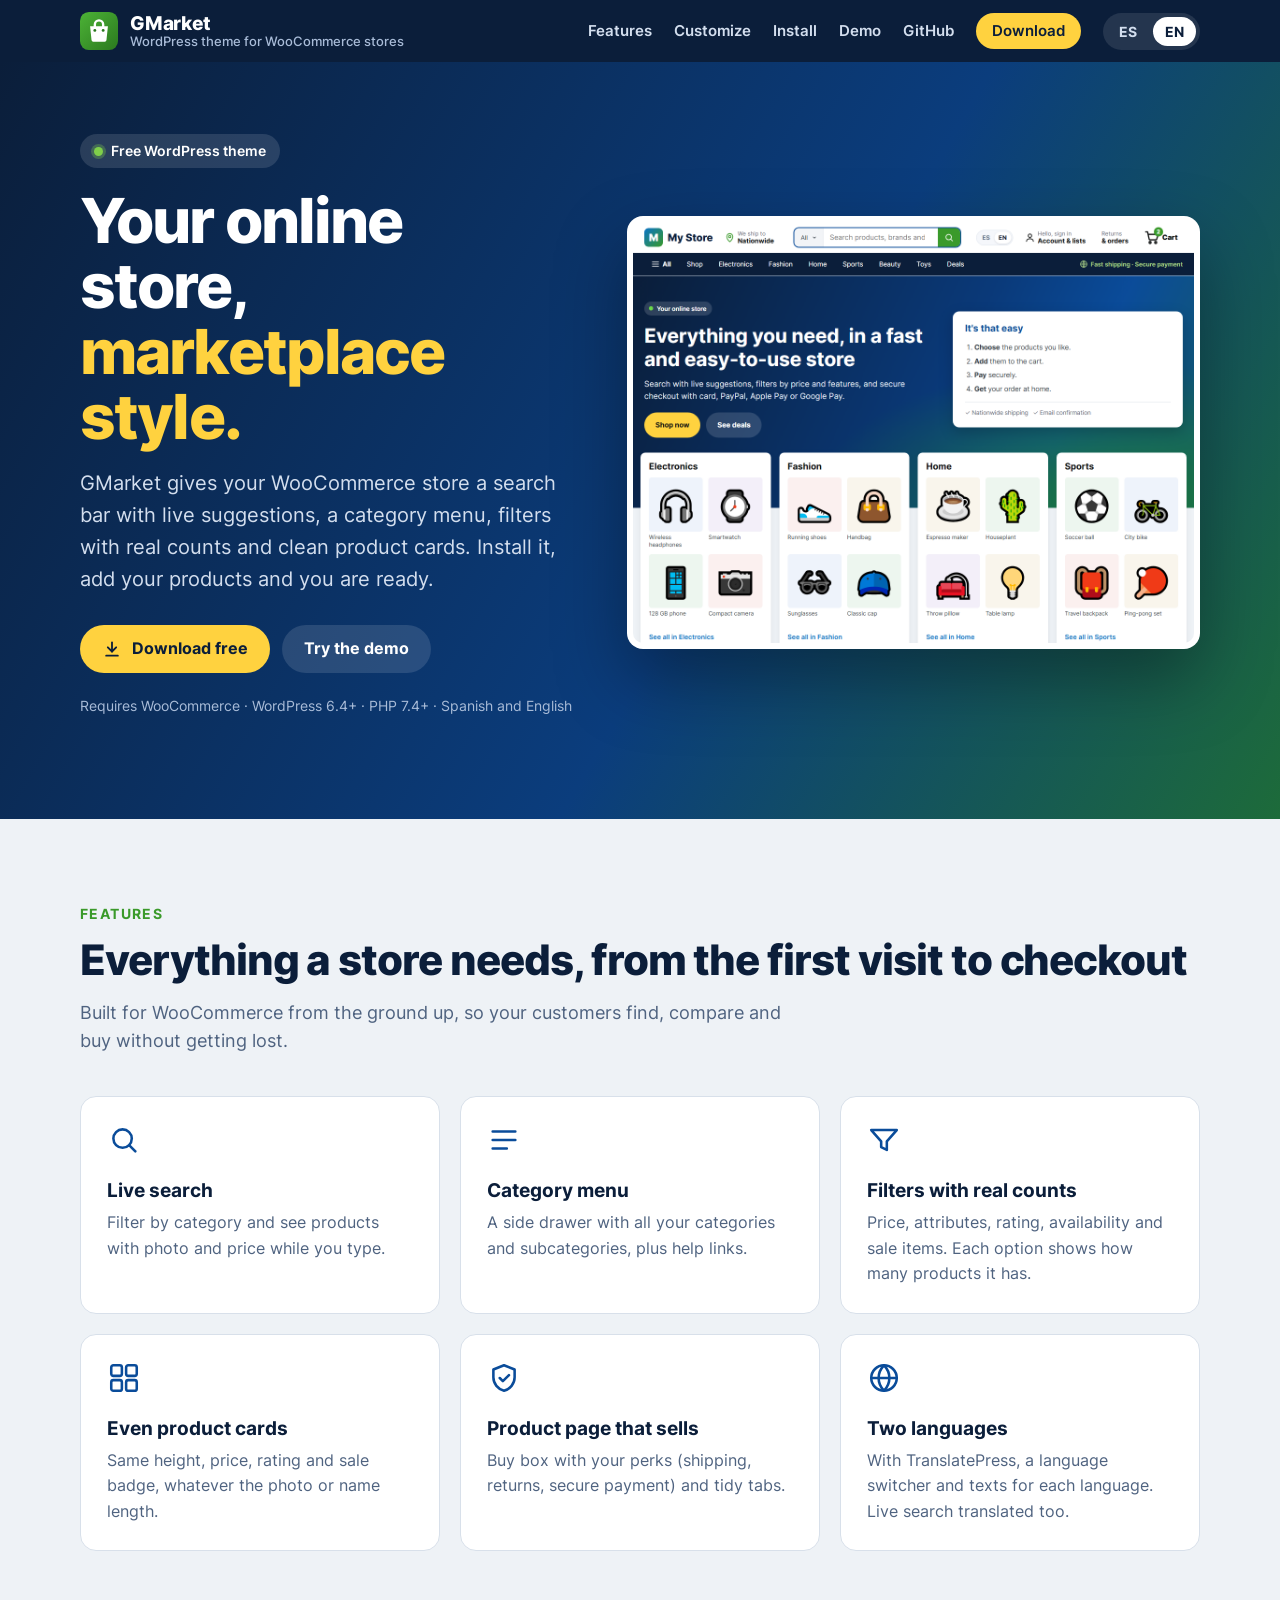
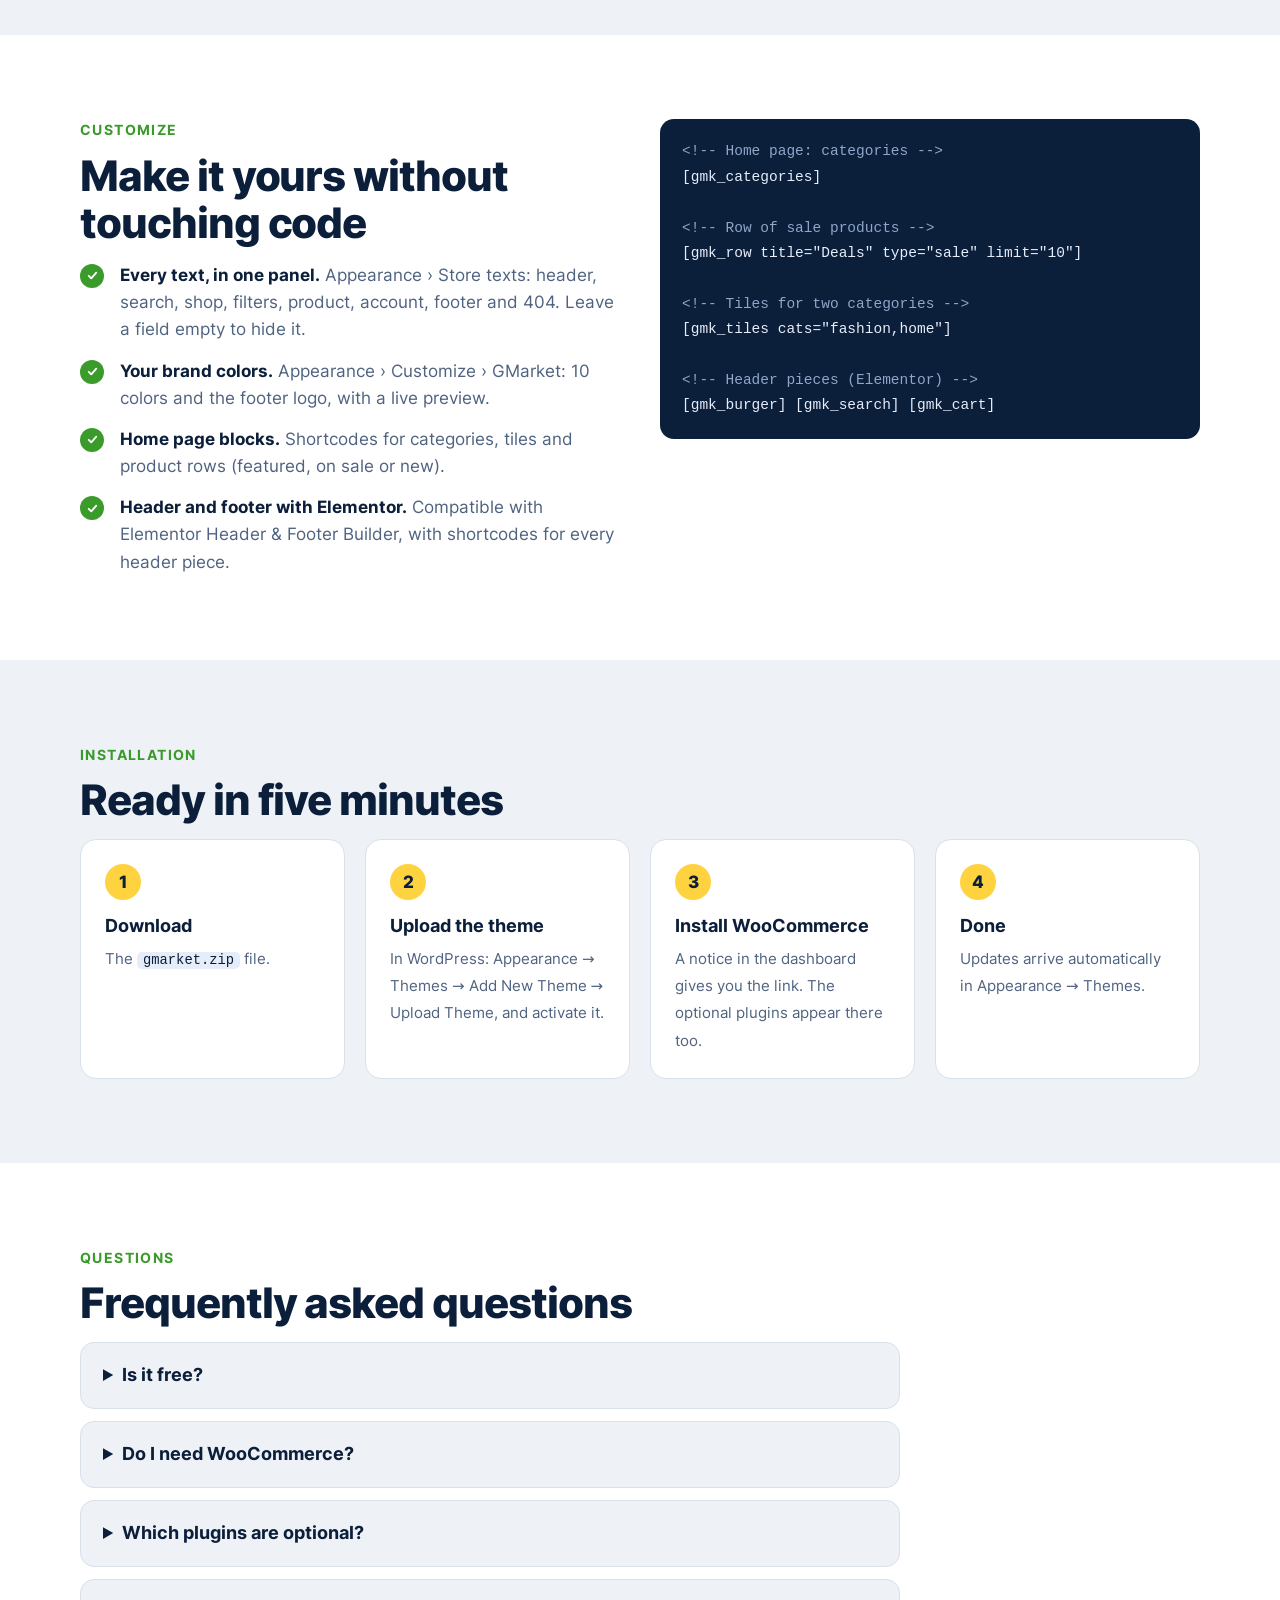
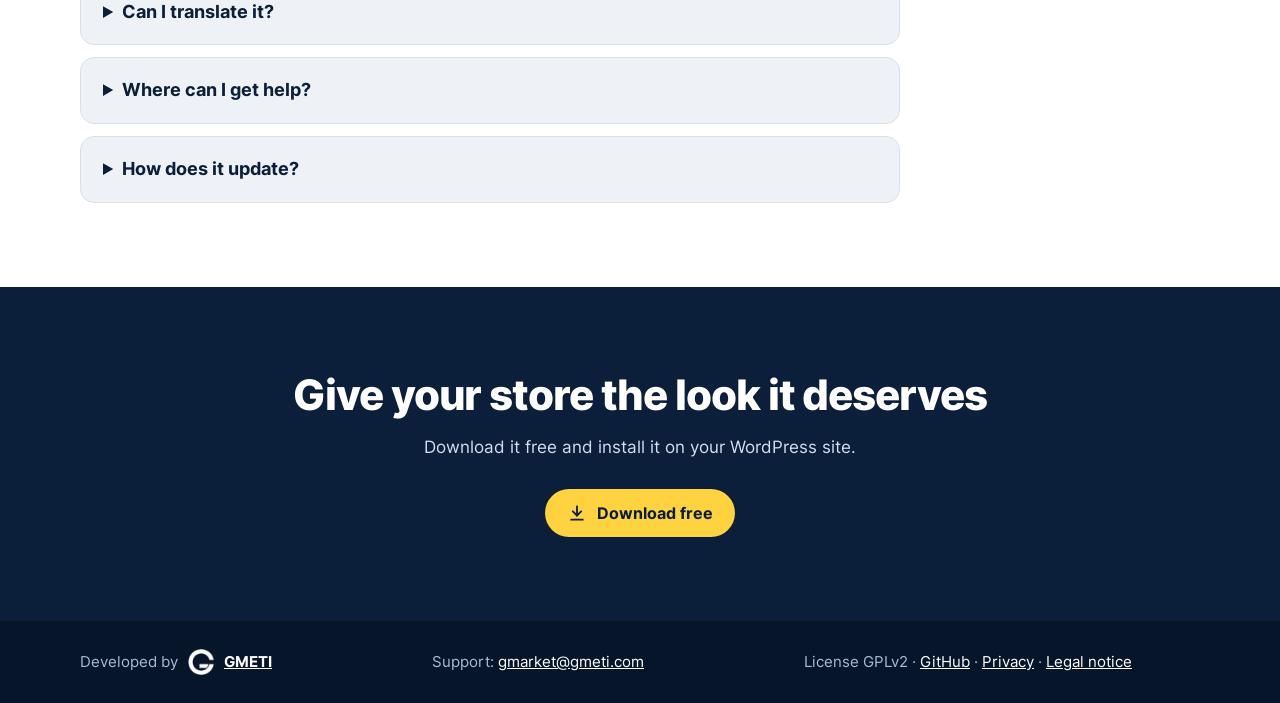
<file: docs/index.html>
<!doctype html>
<html lang="es">
<head>
<meta charset="utf-8">
<meta name="viewport" content="width=device-width, initial-scale=1">
<title>GMarket · Tema de WordPress para tiendas WooCommerce</title>
<meta name="description" content="GMarket es un tema gratis de WordPress para tiendas WooCommerce estilo marketplace: buscador con sugerencias en vivo, filtros con recuentos reales, menú de categorías, textos y colores editables sin tocar código. Por GMETI.">
<link rel="icon" href="img/logo.svg" type="image/svg+xml">
<link rel="apple-touch-icon" href="img/apple-touch-icon.png">
<meta name="theme-color" content="#0b1e3a">
<meta property="og:type" content="website">
<meta property="og:title" content="GMarket · Tema de WordPress para WooCommerce">
<meta property="og:description" content="Tu tienda online con aspecto de marketplace. Tema gratis para WordPress y WooCommerce. Por GMETI.">
<meta property="og:image" content="https://wpdesigndev.github.io/gmarket/img/social-preview.png">
<meta property="og:url" content="https://wpdesigndev.github.io/gmarket/">
<meta name="twitter:card" content="summary_large_image">
<link rel="preload" href="fonts/inter-latin.woff2" as="font" type="font/woff2" crossorigin>
<link rel="stylesheet" href="fonts/inter.css">
<style>
:root {
	--deep: #0b1e3a;
	--blue: #0a4c9a;
	--blue-soft: #e4edf8;
	--green: #3a9a2a;
	--green-light: #7fcf4a;
	--yellow: #ffd23f;
	--yellow-dark: #f5c518;
	--ink: #0f1f36;
	--muted: #4f6380;
	--line: #d8e0ea;
	--bg: #eef2f6;
	--white: #ffffff;
	--font: "Inter", ui-sans-serif, system-ui, -apple-system, "Segoe UI", sans-serif;
}
* { box-sizing: border-box; }
html { scroll-behavior: smooth; }
@media (prefers-reduced-motion: reduce) { html { scroll-behavior: auto; } }
body { margin: 0; background: var(--bg); color: var(--ink); font-family: var(--font); font-size: 17px; line-height: 1.6; }
img { max-width: 100%; height: auto; display: block; }
a { color: var(--blue); }
a:focus-visible, .btn:focus-visible { outline: 3px solid var(--yellow); outline-offset: 3px; border-radius: 8px; }
.wrap { max-width: 1160px; margin: 0 auto; padding-inline: 20px; }

/* Barra superior */
.top { background: var(--deep); color: var(--white); position: sticky; top: 0; z-index: 10; }
.top .wrap { display: flex; align-items: center; justify-content: space-between; gap: 16px; padding-block: 12px; }
.brand { display: flex; flex: 0 1 auto; align-items: center; gap: 12px; color: var(--white); text-decoration: none; font-weight: 800; font-size: 19px; letter-spacing: -.01em; min-width: 0; }
.brand img { width: 38px; height: 38px; flex: none; }
.brand-txt { display: flex; flex-direction: column; line-height: 1.15; min-width: 0; }
.brand-tag { font-weight: 500; font-size: 12.5px; color: #a9bcd8; white-space: nowrap; overflow: hidden; text-overflow: ellipsis; letter-spacing: 0; }
@media (max-width: 640px) { .brand-tag { font-size: 11.5px; white-space: normal; line-height: 1.3; } }
.nav { display: flex; flex: none; align-items: center; gap: 22px; }
.nav a { color: #d3deee; text-decoration: none; font-weight: 600; font-size: 15px; }
.nav a:hover { color: var(--white); }
.nav a.btn-buy, .nav a.btn-buy:hover { color: var(--deep); }
.nav-links { display: flex; align-items: center; gap: 22px; }
.nav-links .only-menu { display: none; }
/* Botón ☰ como en gmeti.com: tres rayas que se convierten en ✕ */
.menu-btn { display: none; position: relative; flex: none; width: 44px; height: 44px; padding: 0; border: 1px solid rgba(255,255,255,.22); border-radius: 10px; background: transparent; cursor: pointer; }
.menu-btn span { position: absolute; left: 12px; right: 12px; height: 2px; border-radius: 2px; background: var(--white); transition: transform .3s cubic-bezier(.2, .7, .1, 1), opacity .2s, top .3s cubic-bezier(.2, .7, .1, 1); }
.menu-btn span:nth-child(1) { top: 14px; } .menu-btn span:nth-child(2) { top: 20px; } .menu-btn span:nth-child(3) { top: 26px; }
.menu-open .menu-btn span:nth-child(1) { top: 20px; transform: rotate(45deg); }
.menu-open .menu-btn span:nth-child(2) { opacity: 0; }
.menu-open .menu-btn span:nth-child(3) { top: 20px; transform: rotate(-45deg); }
.menu-btn:focus-visible { outline: 3px solid var(--yellow); outline-offset: 2px; }
/* Tableta y móvil: menú compacto de cristal a la derecha, justo debajo de la barra (como gmeti.com) */
@media (max-width: 1100px) {
	.menu-btn { display: block; }
	.nav-links { display: none; position: fixed; top: calc(var(--nav-bottom, 66px) + 8px); right: max(12px, calc((100% - 1120px) / 2)); z-index: 60; flex-direction: column; align-items: stretch; gap: 0; width: max-content; min-width: 220px; max-width: calc(100vw - 24px); max-height: calc(100svh - var(--nav-bottom, 66px) - 24px); overflow-y: auto; padding: 6px; border-radius: 18px; background: rgba(255,255,255,.88); -webkit-backdrop-filter: saturate(180%) blur(20px); backdrop-filter: saturate(180%) blur(20px); box-shadow: 0 0 0 .5px rgba(15,23,42,.1), 0 18px 50px -12px rgba(15,23,42,.3); transform-origin: top right; animation: mnavIn .4s cubic-bezier(.2, 1.2, .3, 1); }
	.menu-open .nav-links { display: flex; }
	.nav-links a { position: relative; display: block; padding: 11px 16px; border-radius: 12px; font-size: 17px; font-weight: 500; line-height: 1.3; letter-spacing: -.01em; color: var(--ink); transition: background .15s; }
	.nav-links a + a::before { content: ""; position: absolute; top: 0; left: 16px; right: 16px; border-top: .5px solid rgba(60,60,67,.2); }
	.nav-links a:hover, .nav-links a:active { color: var(--ink); background: rgba(120,120,128,.14); }
}
@keyframes mnavIn { from { opacity: 0; transform: scale(.85) translateY(-10px); } }
@media (prefers-reduced-motion: reduce) { .nav-links, .menu-btn span { animation: none !important; transition: none !important; } }
@media (max-width: 640px) { .nav .nav-dl { display: none; } .nav-links .only-menu { display: block; font-weight: 600; color: var(--green); } .top .wrap { padding-block: 10px; } }
.lang { display: flex; gap: 4px; background: rgba(255,255,255,.1); border-radius: 999px; padding: 4px; flex: none; }
.lang button { border: 0; background: transparent; color: #d3deee; font: 700 14px var(--font); padding: 6px 12px; border-radius: 999px; cursor: pointer; }
.lang button[aria-pressed="true"] { background: var(--white); color: var(--deep); }
.lang button:focus-visible { outline: 3px solid var(--yellow); outline-offset: 2px; }
@media (max-width: 420px) { .nav { gap: 8px; } .lang button { padding: 6px 10px; font-size: 13px; } .brand { gap: 10px; } .brand img { width: 34px; height: 34px; } }

/* Botones */
.btn { display: inline-flex; align-items: center; gap: 10px; padding: 14px 22px; border-radius: 999px; font-weight: 700; font-size: 16px; text-decoration: none; line-height: 1.2; }
.btn svg { width: 20px; height: 20px; flex: none; }
.btn-buy { background: var(--yellow); color: var(--deep); }
.btn-buy:hover { background: var(--yellow-dark); }
.btn-ghost { color: var(--white); background: rgba(255,255,255,.12); }
.btn-ghost:hover { background: rgba(255,255,255,.2); }
.btn-sm { padding: 9px 16px; font-size: 14px; }

/* Portada */
.hero { background: linear-gradient(120deg, var(--deep) 0%, #0b3d7d 58%, #1d6b3a 100%); color: var(--white); overflow: hidden; }
.hero .wrap { display: grid; grid-template-columns: minmax(0, 1fr) minmax(0, 1.15fr); gap: 48px; align-items: center; padding-block: 72px 88px; }
@media (max-width: 900px) { .hero .wrap { grid-template-columns: minmax(0, 1fr); padding-block: 48px 64px; } }
.pill { display: inline-flex; align-items: center; gap: 8px; padding: 6px 14px; border-radius: 999px; background: rgba(255,255,255,.12); font-weight: 600; font-size: 14px; }
.pill::before { content: ""; width: 9px; height: 9px; border-radius: 50%; background: var(--green-light); box-shadow: 0 0 0 3px rgba(127,207,74,.3); }
.hero h1 { font-weight: 800; font-size: clamp(38px, 5.6vw, 62px); line-height: 1.05; letter-spacing: -.03em; margin: 20px 0 18px; text-wrap: balance; }
.hero h1 em { font-style: normal; color: var(--yellow); }
.hero p.lead { font-size: 20px; color: #d3deee; margin: 0 0 30px; max-width: 34em; }
.cta { display: flex; flex-wrap: wrap; gap: 12px; }
.hero-media { min-width: 0; }
.shot { display: block; border-radius: 16px; overflow: hidden; background: var(--white); box-shadow: 0 30px 70px rgba(0,0,0,.35); border: 6px solid rgba(255,255,255,.12); }
.meta { margin-top: 22px; font-size: 14px; color: #a9bcd8; }
.stats { display: flex; flex-wrap: wrap; justify-content: center; gap: 10px; margin: 18px 0 0; }
.stats[hidden], .stats span[hidden] { display: none; }
.stats span { display: inline-flex; align-items: center; gap: 8px; padding: 7px 14px; border-radius: 999px; background: rgba(255,255,255,.1); border: 1px solid rgba(255,255,255,.18); color: #d3deee; font-size: 15px; }
.stats svg { width: 18px; height: 18px; flex: none; }
.stats i { font-style: normal; }
.stats b { color: #fff; font-weight: 700; }

/* Secciones */
section { padding-block: 84px; }
.eyebrow { font-weight: 700; font-size: 14px; letter-spacing: .1em; text-transform: uppercase; color: var(--green); margin: 0 0 10px; }
h2 { font-weight: 800; font-size: clamp(30px, 4vw, 42px); line-height: 1.12; letter-spacing: -.025em; color: var(--deep); margin: 0 0 16px; text-wrap: balance; }
.intro { color: var(--muted); max-width: 40em; margin: 0 0 40px; font-size: 18px; }

.grid { display: grid; grid-template-columns: repeat(3, minmax(0, 1fr)); gap: 20px; }
@media (max-width: 900px) { .grid { grid-template-columns: repeat(2, minmax(0, 1fr)); } }
@media (max-width: 600px) { .grid { grid-template-columns: minmax(0, 1fr); } }
.card { background: var(--white); border: 1px solid var(--line); border-radius: 16px; padding: 26px; }
.card svg { width: 34px; height: 34px; color: var(--blue); }
.card h3 { font-weight: 700; font-size: 19px; color: var(--deep); margin: 14px 0 6px; line-height: 1.3; }
.card p { margin: 0; color: var(--muted); font-size: 16px; }

.alt { background: var(--white); }
.alt .card { background: var(--bg); }
.list { list-style: none; padding: 0; margin: 0; display: grid; gap: 14px; }
.list li { display: grid; grid-template-columns: 28px minmax(0, 1fr); gap: 12px; align-items: start; }
.list li::before { content: ""; width: 24px; height: 24px; margin-top: 2px; border-radius: 50%; background: var(--green) url("data:image/svg+xml,%3Csvg xmlns='http://www.w3.org/2000/svg' viewBox='0 0 24 24' fill='none' stroke='white' stroke-width='3' stroke-linecap='round' stroke-linejoin='round'%3E%3Cpath d='M6 12.5l4 4 8-9'/%3E%3C/svg%3E") center / 15px no-repeat; }
.list b { color: var(--deep); }
.list span { color: var(--muted); }
.two { display: grid; grid-template-columns: repeat(2, minmax(0, 1fr)); gap: 40px; align-items: start; }
@media (max-width: 900px) { .two { grid-template-columns: minmax(0, 1fr); } }

pre { margin: 0; background: var(--deep); color: #e7eefb; border-radius: 14px; padding: 20px 22px; overflow-x: auto; font-size: 14.5px; line-height: 1.75; }
pre .c { color: #8ea6c8; }
code { font-size: .92em; background: var(--blue-soft); color: var(--deep); padding: 1px 6px; border-radius: 5px; }
pre code { background: none; color: inherit; padding: 0; font-size: inherit; }

.steps { list-style: none; padding: 0; margin: 0; display: grid; grid-template-columns: repeat(4, minmax(0, 1fr)); gap: 20px; counter-reset: s; }
@media (max-width: 900px) { .steps { grid-template-columns: repeat(2, minmax(0, 1fr)); } }
@media (max-width: 600px) { .steps { grid-template-columns: minmax(0, 1fr); } }
.steps li { background: var(--white); border: 1px solid var(--line); border-radius: 16px; padding: 24px; counter-increment: s; }
.steps li::before { content: counter(s); display: inline-grid; place-items: center; width: 36px; height: 36px; border-radius: 50%; background: var(--yellow); color: var(--deep); font-weight: 800; margin-bottom: 12px; }
.steps b { display: block; color: var(--deep); font-size: 18px; margin-bottom: 4px; }
.steps span { color: var(--muted); font-size: 15px; }

.faq { display: grid; gap: 12px; max-width: 820px; }
details { background: var(--bg); border: 1px solid var(--line); border-radius: 14px; padding: 18px 22px; }
summary { cursor: pointer; font-weight: 700; color: var(--deep); font-size: 18px; }
details p { margin: 10px 0 0; color: var(--muted); }

.band { background: var(--deep); color: var(--white); text-align: center; }
.band h2 { color: var(--white); }
.band p { color: #d3deee; margin: 0 auto 28px; max-width: 34em; }
.band .cta { justify-content: center; }

footer { background: #07152a; color: #a9bcd8; font-size: 15px; }
footer .wrap { display: flex; flex-wrap: wrap; gap: 16px 32px; justify-content: space-between; align-items: center; padding-block: 28px; padding-right: 88px; }
footer a { color: var(--white); }
.by { display: flex; align-items: center; gap: 10px; }
.by img { width: 26px; height: 26px; }
.to-top { position: fixed; right: 20px; bottom: 20px; z-index: 50; width: 52px; height: 52px; border: 0; border-radius: 50%; background: var(--yellow); color: var(--deep); display: grid; place-items: center; cursor: pointer; box-shadow: 0 10px 24px rgba(11,30,58,.3); opacity: 0; visibility: hidden; transform: translateY(12px); transition: opacity .2s, transform .2s, visibility .2s, background .2s; }
.to-top.show { opacity: 1; visibility: visible; transform: none; }
.to-top:hover { background: var(--yellow-dark); }
.to-top:focus-visible { outline: 3px solid var(--blue); outline-offset: 3px; }
@media (prefers-reduced-motion: reduce) { .to-top { transition: none; } }
</style>
</head>
<body>

<header class="top">
	<div class="wrap">
		<a class="brand" href="#"><img src="img/logo.svg" alt=""><span class="brand-txt"><span>GMarket</span><span class="brand-tag" data-en="WordPress theme for WooCommerce stores">Tema de WordPress para tiendas WooCommerce</span></span></a>
		<nav class="nav" aria-label="Principal" data-en-aria="Main">
			<div class="nav-links" id="nav-links">
				<a href="#funciones" data-en="Features">Funciones</a>
				<a href="#personalizar" data-en="Customize">Personalizar</a>
				<a href="#instalar" data-en="Install">Instalación</a>
				<a href="demo/">Demo</a>
				<a href="https://github.com/wpdesigndev/gmarket">GitHub</a>
				<a class="only-menu" href="https://github.com/wpdesigndev/gmarket/releases/latest/download/gmarket.zip" data-en="Download free">Descargar gratis</a>
			</div>
			<a class="btn btn-buy btn-sm nav-dl" href="https://github.com/wpdesigndev/gmarket/releases/latest/download/gmarket.zip" data-en="Download">Descargar</a>
			<div class="lang" role="group" aria-label="Idioma / Language"><button type="button" id="b-es" aria-pressed="true" lang="es">ES</button><button type="button" id="b-en" aria-pressed="false" lang="en">EN</button></div>
			<button type="button" class="menu-btn" aria-expanded="false" aria-controls="nav-links" aria-label="Abrir menú" data-en-aria="Open menu"><span></span><span></span><span></span></button>
		</nav>
	</div>
</header>

<main>
<div class="hero">
	<div class="wrap">
		<div>
			<span class="pill" data-en="Free WordPress theme">Tema gratis para WordPress</span>
			<h1 data-en-h="Your online store, &lt;em&gt;marketplace style.&lt;/em&gt;">Tu tienda online, <em>con aspecto de marketplace.</em></h1>
			<p class="lead" data-en="GMarket gives your WooCommerce store a search bar with live suggestions, a category menu, filters with real counts and clean product cards. Install it, add your products and you are ready.">GMarket le da a tu tienda WooCommerce un buscador con sugerencias en vivo, menú de categorías, filtros con recuentos reales y tarjetas de producto limpias. Lo instalas, pones tus productos y listo.</p>
			<div class="cta">
				<a class="btn btn-buy" href="https://github.com/wpdesigndev/gmarket/releases/latest/download/gmarket.zip">
					<svg viewBox="0 0 24 24" fill="none" stroke="currentColor" stroke-width="2.2" stroke-linecap="round" stroke-linejoin="round" aria-hidden="true"><path d="M12 4v11"></path><path d="M7 10l5 5 5-5"></path><path d="M5 20h14"></path></svg>
					<span data-en="Download free">Descargar gratis</span>
				</a>
				<a class="btn btn-ghost" href="demo/" data-en="Try the demo">Probar la demo</a>
			</div>
			<p class="meta" data-en="Requires WooCommerce · WordPress 6.4+ · PHP 7.4+ · Spanish and English">Requiere WooCommerce · WordPress 6.4+ · PHP 7.4+ · Español e inglés</p>
		</div>
		<div class="hero-media">
			<span class="shot"><img src="img/portada.png" data-en-src="img/en/portada.png" alt="Portada de una tienda con GMarket: cabecera con buscador por categorías, menú de categorías y bloques de productos" data-en-alt="Home page of a store using GMarket: header with category search, category menu and product blocks" width="1200" height="900"></span>
			<p class="stats" id="stats" hidden>
				<span id="st-v" hidden><svg viewBox="0 0 24 24" fill="none" stroke="currentColor" stroke-width="2" stroke-linecap="round" stroke-linejoin="round" aria-hidden="true"><path d="M2 12s3.6-7 10-7 10 7 10 7-3.6 7-10 7S2 12 2 12z"></path><circle cx="12" cy="12" r="3"></circle></svg><b></b> <i data-en="visits">visitas</i></span>
				<span id="st-d" hidden><svg viewBox="0 0 24 24" fill="none" stroke="currentColor" stroke-width="2.2" stroke-linecap="round" stroke-linejoin="round" aria-hidden="true"><path d="M12 4v11"></path><path d="M7 10l5 5 5-5"></path><path d="M5 20h14"></path></svg><b></b> <i data-en="downloads">descargas</i></span>
			</p>
		</div>
	</div>
</div>

<section id="funciones">
	<div class="wrap">
		<p class="eyebrow" data-en="Features">Funciones</p>
		<h2 data-en="Everything a store needs, from the first visit to checkout">Todo lo que necesita una tienda, de la primera visita al pago</h2>
		<p class="intro" data-en="Built for WooCommerce from the ground up, so your customers find, compare and buy without getting lost.">Hecho para WooCommerce desde el principio, para que tus clientes encuentren, comparen y compren sin perderse.</p>
		<div class="grid">
			<div class="card">
				<svg viewBox="0 0 24 24" fill="none" stroke="currentColor" stroke-width="1.8" stroke-linecap="round" stroke-linejoin="round" aria-hidden="true"><circle cx="11" cy="11" r="6.5"></circle><path d="M20 20l-4.2-4.2"></path></svg>
				<h3 data-en="Live search">Buscador en vivo</h3>
				<p data-en="Filter by category and see products with photo and price while you type.">Filtra por categoría y muestra productos con foto y precio mientras escribes.</p>
			</div>
			<div class="card">
				<svg viewBox="0 0 24 24" fill="none" stroke="currentColor" stroke-width="1.8" stroke-linecap="round" stroke-linejoin="round" aria-hidden="true"><path d="M4 6h16M4 12h16M4 18h10"></path></svg>
				<h3 data-en="Category menu">Menú de categorías</h3>
				<p data-en="A side drawer with all your categories and subcategories, plus help links.">Un menú lateral con todas tus categorías y subcategorías, y enlaces de ayuda.</p>
			</div>
			<div class="card">
				<svg viewBox="0 0 24 24" fill="none" stroke="currentColor" stroke-width="1.8" stroke-linecap="round" stroke-linejoin="round" aria-hidden="true"><path d="M3 5h18l-7 8v6l-4-2v-4z"></path></svg>
				<h3 data-en="Filters with real counts">Filtros con recuentos reales</h3>
				<p data-en="Price, attributes, rating, availability and sale items. Each option shows how many products it has.">Precio, atributos, valoración, disponibilidad y ofertas. Cada opción dice cuántos productos tiene.</p>
			</div>
			<div class="card">
				<svg viewBox="0 0 24 24" fill="none" stroke="currentColor" stroke-width="1.8" stroke-linecap="round" stroke-linejoin="round" aria-hidden="true"><rect x="3" y="3" width="7.5" height="7.5" rx="1.5"></rect><rect x="13.5" y="3" width="7.5" height="7.5" rx="1.5"></rect><rect x="3" y="13.5" width="7.5" height="7.5" rx="1.5"></rect><rect x="13.5" y="13.5" width="7.5" height="7.5" rx="1.5"></rect></svg>
				<h3 data-en="Even product cards">Tarjetas de producto uniformes</h3>
				<p data-en="Same height, price, rating and sale badge, whatever the photo or name length.">Misma altura, precio, valoración y etiqueta de oferta, sea cual sea la foto o el nombre.</p>
			</div>
			<div class="card">
				<svg viewBox="0 0 24 24" fill="none" stroke="currentColor" stroke-width="1.8" stroke-linecap="round" stroke-linejoin="round" aria-hidden="true"><path d="M12 3l7.5 3v5.5c0 4.6-3.2 8.3-7.5 9.5-4.3-1.2-7.5-4.9-7.5-9.5V6z"></path><path d="M9 12l2.2 2.2L15.5 10"></path></svg>
				<h3 data-en="Product page that sells">Ficha que vende</h3>
				<p data-en="Buy box with your perks (shipping, returns, secure payment) and tidy tabs.">Bloque de compra con tus ventajas (envío, devoluciones, pago seguro) y pestañas ordenadas.</p>
			</div>
			<div class="card">
				<svg viewBox="0 0 24 24" fill="none" stroke="currentColor" stroke-width="1.8" stroke-linecap="round" stroke-linejoin="round" aria-hidden="true"><circle cx="12" cy="12" r="9"></circle><path d="M3 12h18M12 3c2.5 2.6 3.8 5.6 3.8 9s-1.3 6.4-3.8 9c-2.5-2.6-3.8-5.6-3.8-9S9.5 5.6 12 3z"></path></svg>
				<h3 data-en="Two languages">Dos idiomas</h3>
				<p data-en="With TranslatePress, a language switcher and texts for each language. Live search translated too.">Con TranslatePress, selector de idioma y textos para cada idioma. También el buscador en vivo.</p>
			</div>
		</div>
	</div>
</section>

<section class="alt" id="personalizar">
	<div class="wrap two">
		<div>
			<p class="eyebrow" data-en="Customize">Personalizar</p>
			<h2 data-en="Make it yours without touching code">Hazlo tuyo sin tocar código</h2>
			<ul class="list">
				<li data-en-h="&lt;div&gt;&lt;b&gt;Every text, in one panel.&lt;/b&gt; &lt;span&gt;Appearance › Store texts: header, search, shop, filters, product, account, footer and 404. Leave a field empty to hide it.&lt;/span&gt;&lt;/div&gt;"><div><b>Todos los textos, en un panel.</b> <span>Apariencia › Textos de la tienda: cabecera, buscador, tienda, filtros, ficha, cuenta, pie y 404. Si dejas un campo vacío, se oculta.</span></div></li>
				<li data-en-h="&lt;div&gt;&lt;b&gt;Your brand colors.&lt;/b&gt; &lt;span&gt;Appearance › Customize › GMarket: 10 colors and the footer logo, with a live preview.&lt;/span&gt;&lt;/div&gt;"><div><b>Los colores de tu marca.</b> <span>Apariencia › Personalizar › GMarket: 10 colores y el logo del pie, con vista previa al momento.</span></div></li>
				<li data-en-h="&lt;div&gt;&lt;b&gt;Home page blocks.&lt;/b&gt; &lt;span&gt;Shortcodes for categories, tiles and product rows (featured, on sale or new).&lt;/span&gt;&lt;/div&gt;"><div><b>Bloques para la portada.</b> <span>Shortcodes para categorías, mosaicos y filas de productos (destacados, en oferta o nuevos).</span></div></li>
				<li data-en-h="&lt;div&gt;&lt;b&gt;Header and footer with Elementor.&lt;/b&gt; &lt;span&gt;Compatible with Elementor Header &amp;amp; Footer Builder, with shortcodes for every header piece.&lt;/span&gt;&lt;/div&gt;"><div><b>Cabecera y pie con Elementor.</b> <span>Compatible con Elementor Header &amp; Footer Builder, con shortcodes para cada pieza de la cabecera.</span></div></li>
			</ul>
		</div>
		<pre><code><span class="c" data-en="&lt;!-- Home page: categories --&gt;">&lt;!-- Portada: categorías --&gt;</span>
[gmk_categories]

<span class="c" data-en="&lt;!-- Row of sale products --&gt;">&lt;!-- Fila de productos en oferta --&gt;</span>
[gmk_row title="<span data-en="Deals">Ofertas</span>" type="sale" limit="10"]

<span class="c" data-en="&lt;!-- Tiles for two categories --&gt;">&lt;!-- Mosaico de dos categorías --&gt;</span>
[gmk_tiles cats="<span data-en="fashion,home">moda,hogar</span>"]

<span class="c" data-en="&lt;!-- Header pieces (Elementor) --&gt;">&lt;!-- Piezas de cabecera (Elementor) --&gt;</span>
[gmk_burger] [gmk_search] [gmk_cart]</code></pre>
	</div>
</section>

<section id="instalar">
	<div class="wrap">
		<p class="eyebrow" data-en="Installation">Instalación</p>
		<h2 data-en="Ready in five minutes">Listo en cinco minutos</h2>
		<ol class="steps">
			<li data-en-h="&lt;b&gt;Download&lt;/b&gt;&lt;span&gt;The &lt;code&gt;gmarket.zip&lt;/code&gt; file.&lt;/span&gt;"><b>Descarga</b><span>El archivo <code>gmarket.zip</code>.</span></li>
			<li data-en-h="&lt;b&gt;Upload the theme&lt;/b&gt;&lt;span&gt;In WordPress: Appearance → Themes → Add New Theme → Upload Theme, and activate it.&lt;/span&gt;"><b>Sube el tema</b><span>En WordPress: Apariencia → Temas → Añadir nuevo tema → Subir tema, y actívalo.</span></li>
			<li data-en-h="&lt;b&gt;Install WooCommerce&lt;/b&gt;&lt;span&gt;A notice in the dashboard gives you the link. The optional plugins appear there too.&lt;/span&gt;"><b>Instala WooCommerce</b><span>Un aviso en el escritorio te da el enlace. También ahí salen los plugins opcionales.</span></li>
			<li data-en-h="&lt;b&gt;Done&lt;/b&gt;&lt;span&gt;Updates arrive automatically in Appearance → Themes.&lt;/span&gt;"><b>Listo</b><span>Las actualizaciones llegan solas a Apariencia → Temas.</span></li>
		</ol>
	</div>
</section>

<section class="alt">
	<div class="wrap">
		<p class="eyebrow" data-en="Questions">Preguntas</p>
		<h2 data-en="Frequently asked questions">Preguntas frecuentes</h2>
		<div class="faq">
			<details>
				<summary data-en="Is it free?">¿Es gratis?</summary>
				<p data-en="Yes. GMarket is free and open source, under the GPL license.">Sí. GMarket es gratuito y de código abierto, con licencia GPL.</p>
			</details>
			<details>
				<summary data-en="Do I need WooCommerce?">¿Necesito WooCommerce?</summary>
				<p data-en="For the store, yes. Without WooCommerce the theme still works as a normal theme (pages and blog), and a notice reminds you to install it.">Para la tienda, sí. Sin WooCommerce el tema funciona como un tema normal (páginas y blog), y un aviso te recuerda instalarlo.</p>
			</details>
			<details>
				<summary data-en="Which plugins are optional?">¿Qué plugins son opcionales?</summary>
				<p data-en="Elementor Header &amp; Footer Builder (to design the header and footer), TranslatePress (second language) and YITH WooCommerce Wishlist (wish list). The theme works without them.">Elementor Header &amp; Footer Builder (para diseñar cabecera y pie), TranslatePress (segundo idioma) y YITH WooCommerce Wishlist (lista de deseos). El tema funciona sin ellos.</p>
			</details>
			<details>
				<summary data-en="Can I translate it?">¿Se puede traducir?</summary>
				<p data-en-h="Yes. It comes in Spanish and English (it follows the language of your WordPress), it includes the &lt;code&gt;languages/gmarket.pot&lt;/code&gt; template to translate it into other languages with Poedit or Loco Translate, and every store text can be changed from the panel.">Sí. Viene en español e inglés (sigue el idioma de tu WordPress), incluye la plantilla <code>languages/gmarket.pot</code> para traducirlo a otros idiomas con Poedit o Loco Translate, y todos los textos de la tienda se cambian desde el panel.</p>
			</details>
			<details>
				<summary data-en="Where can I get help?">¿Dónde pido ayuda?</summary>
				<p data-en-h="Write to us at &lt;a href=&quot;mailto:gmarket@gmeti.com&quot;&gt;gmarket@gmeti.com&lt;/a&gt; with your question or a screenshot of the problem and we will get back to you.">Escríbenos a <a href="mailto:gmarket@gmeti.com">gmarket@gmeti.com</a> con tu duda o una captura del problema y te respondemos.</p>
			</details>
			<details>
				<summary data-en="How does it update?">¿Cómo se actualiza?</summary>
				<p data-en-h="When a new version is out, the notice appears in Appearance → Themes and it updates with one click. To have it update by itself, open Appearance → Themes, click GMarket and choose &lt;b&gt;Enable auto-updates&lt;/b&gt;. The theme only checks which version is the latest; it sends no data about your store or your customers.">Cuando hay una versión nueva, aparece el aviso en Apariencia → Temas y se actualiza con un clic. Para que se actualice solo, entra en Apariencia → Temas, pulsa en GMarket y elige <b>Activar actualizaciones automáticas</b>. El tema solo consulta cuál es la última versión; no envía datos de tu tienda ni de tus clientes.</p>
			</details>
		</div>
	</div>
</section>

<section class="band">
	<div class="wrap">
		<h2 data-en="Give your store the look it deserves">Dale a tu tienda el aspecto que merece</h2>
		<p data-en="Download it free and install it on your WordPress site.">Descárgalo gratis e instálalo en tu WordPress.</p>
		<div class="cta">
			<a class="btn btn-buy" href="https://github.com/wpdesigndev/gmarket/releases/latest/download/gmarket.zip">
				<svg viewBox="0 0 24 24" fill="none" stroke="currentColor" stroke-width="2.2" stroke-linecap="round" stroke-linejoin="round" aria-hidden="true"><path d="M12 4v11"></path><path d="M7 10l5 5 5-5"></path><path d="M5 20h14"></path></svg>
				<span data-en="Download free">Descargar gratis</span>
			</a>
		</div>
	</div>
</section>
</main>

<footer>
	<div class="wrap">
		<div class="by"><span data-en="Developed by">Desarrollado por</span> <img src="img/gmeti-white.png" alt=""><a href="https://gmeti.com" target="_blank" rel="noopener noreferrer"><b>GMETI</b></a></div>
		<div><span data-en="Support:">Soporte:</span> <a href="mailto:gmarket@gmeti.com">gmarket@gmeti.com</a></div>
		<div><span data-en="License">Licencia</span> GPLv2 · <a href="https://github.com/wpdesigndev/gmarket">GitHub</a> · <a href="privacidad/" data-en="Privacy">Privacidad</a> · <a href="legal/" data-en="Legal notice">Aviso legal</a></div>
	</div>
</footer>

<button type="button" class="to-top" id="to-top" aria-label="Volver arriba" data-en-aria="Back to top"><svg width="24" height="24" viewBox="0 0 24 24" fill="none" stroke="currentColor" stroke-width="2.6" stroke-linecap="round" stroke-linejoin="round" aria-hidden="true"><path d="M12 19V5"></path><path d="M5 12l7-7 7 7"></path></svg></button>
<script>
(function () {
	var b = document.getElementById('to-top');
	function onScroll() { b.classList.toggle('show', window.scrollY > 600); }
	window.addEventListener('scroll', onScroll, { passive: true });
	onScroll();
	b.addEventListener('click', function () {
		var reduce = window.matchMedia && window.matchMedia('(prefers-reduced-motion: reduce)').matches;
		window.scrollTo({ top: 0, behavior: reduce ? 'auto' : 'smooth' });
	});
})();
</script>
<script>
(function () {
	// Menú ☰ en tableta y móvil: se abre justo debajo de la barra, como en gmeti.com
	var top = document.querySelector('.top'), btn = top.querySelector('.menu-btn'), links = document.getElementById('nav-links');
	function en() { return document.documentElement.lang === 'en'; }
	function setMenu(open) {
		if (open) { document.documentElement.style.setProperty('--nav-bottom', top.getBoundingClientRect().bottom + 'px'); }
		document.body.classList.toggle('menu-open', open);
		btn.setAttribute('aria-expanded', String(open));
		btn.setAttribute('aria-label', open ? (en() ? 'Close menu' : 'Cerrar menú') : (en() ? 'Open menu' : 'Abrir menú'));
	}
	btn.addEventListener('click', function () { setMenu(!document.body.classList.contains('menu-open')); });
	links.addEventListener('click', function (e) { if (e.target.closest('a')) setMenu(false); });
	document.addEventListener('click', function (e) { if (document.body.classList.contains('menu-open') && !e.target.closest('#nav-links, .menu-btn')) setMenu(false); });
	document.addEventListener('keydown', function (e) { if (e.key === 'Escape') setMenu(false); });
	window.matchMedia('(min-width: 1101px)').addEventListener('change', function (e) { if (e.matches) setMenu(false); });
})();
</script>
<script>
(function () {
	var ES = { title: document.title, desc: document.querySelector('meta[name=description]').getAttribute('content') };
	var EN = {
		title: 'GMarket · WordPress theme for WooCommerce stores',
		desc: 'GMarket is a free WordPress theme for marketplace-style WooCommerce stores: live search suggestions, filters with real counts, category menu, texts and colors you can edit without code. By GMETI.'
	};
	var bes = document.getElementById('b-es'), ben = document.getElementById('b-en');
	function each(sel, fn) { Array.prototype.forEach.call(document.querySelectorAll(sel), fn); }
	window.gmkLang = 'es';
	function set(l) {
		var en = l === 'en';
		window.gmkLang = l;
		document.documentElement.lang = l;
		document.title = en ? EN.title : ES.title;
		document.querySelector('meta[name=description]').setAttribute('content', en ? EN.desc : ES.desc);
		each('[data-en]', function (n) { if (n.dataset.es === undefined) n.dataset.es = n.textContent; n.textContent = en ? n.dataset.en : n.dataset.es; });
		each('[data-en-h]', function (n) { if (n.dataset.esH === undefined) n.dataset.esH = n.innerHTML; n.innerHTML = en ? n.dataset.enH : n.dataset.esH; });
		each('[data-en-alt]', function (n) { if (n.dataset.esAlt === undefined) n.dataset.esAlt = n.alt; n.alt = en ? n.dataset.enAlt : n.dataset.esAlt; });
		each('[data-en-src]', function (n) { if (n.dataset.esSrc === undefined) n.dataset.esSrc = n.getAttribute('src'); n.setAttribute('src', en ? n.dataset.enSrc : n.dataset.esSrc); });
		each('[data-en-aria]', function (n) { if (n.dataset.esAria === undefined) n.dataset.esAria = n.getAttribute('aria-label'); n.setAttribute('aria-label', en ? n.dataset.enAria : n.dataset.esAria); });
		bes.setAttribute('aria-pressed', String(!en)); ben.setAttribute('aria-pressed', String(en));
		try { localStorage.setItem('gmk-lang', l); } catch (e) {}
		if (window.gmkStats) window.gmkStats();
	}
	bes.addEventListener('click', function () { set('es'); });
	ben.addEventListener('click', function () { set('en'); });
	var saved = (function () { try { return localStorage.getItem('gmk-lang'); } catch (e) { return null; } })();
	var nav = (navigator.language || '').toLowerCase();
	var want = location.hash === '#en' ? 'en' : location.hash === '#es' ? 'es' : saved ? saved : (nav !== '' && nav.indexOf('es') !== 0 ? 'en' : 'es');
	if (want === 'en') set('en');
})();
</script>
<script>
(function () {
	var box = document.getElementById('stats'), counts = {};
	function render() {
		var en = window.gmkLang === 'en';
		Object.keys(counts).forEach(function (id) {
			var n = counts[id], el = document.getElementById(id), i = el.querySelector('i');
			el.querySelector('b').textContent = n.toLocaleString(en ? 'en-US' : 'es-ES');
			var word = en ? i.dataset.en : (i.dataset.es !== undefined ? i.dataset.es : i.textContent);
			i.textContent = n === 1 ? word.replace(/s$/, '') : word;
		});
	}
	window.gmkStats = render;
	function show(id, n) {
		if (!n || n < 1) return;
		counts[id] = n;
		document.getElementById(id).hidden = false; box.hidden = false;
		render();
	}
	fetch('https://gmarket.goatcounter.com/counter/TOTAL.json')
		.then(function (r) { if (!r.ok) throw 0; return r.json(); })
		.then(function (d) { show('st-v', parseInt(String(d.count).replace(/\D/g, ''), 10)); })
		.catch(function () {});
	fetch('https://api.github.com/repos/wpdesigndev/gmarket/releases?per_page=100')
		.then(function (r) { if (!r.ok) throw 0; return r.json(); })
		.then(function (list) {
			var n = 0;
			list.forEach(function (rel) { (rel.assets || []).forEach(function (a) { if (a.name === 'gmarket.zip') n += a.download_count || 0; }); });
			show('st-d', n);
		})
		.catch(function () {});
})();
</script>
<script data-goatcounter="https://gmarket.goatcounter.com/count" async src="https://gc.zgo.at/count.js"></script>
</body>
</html>
</file>
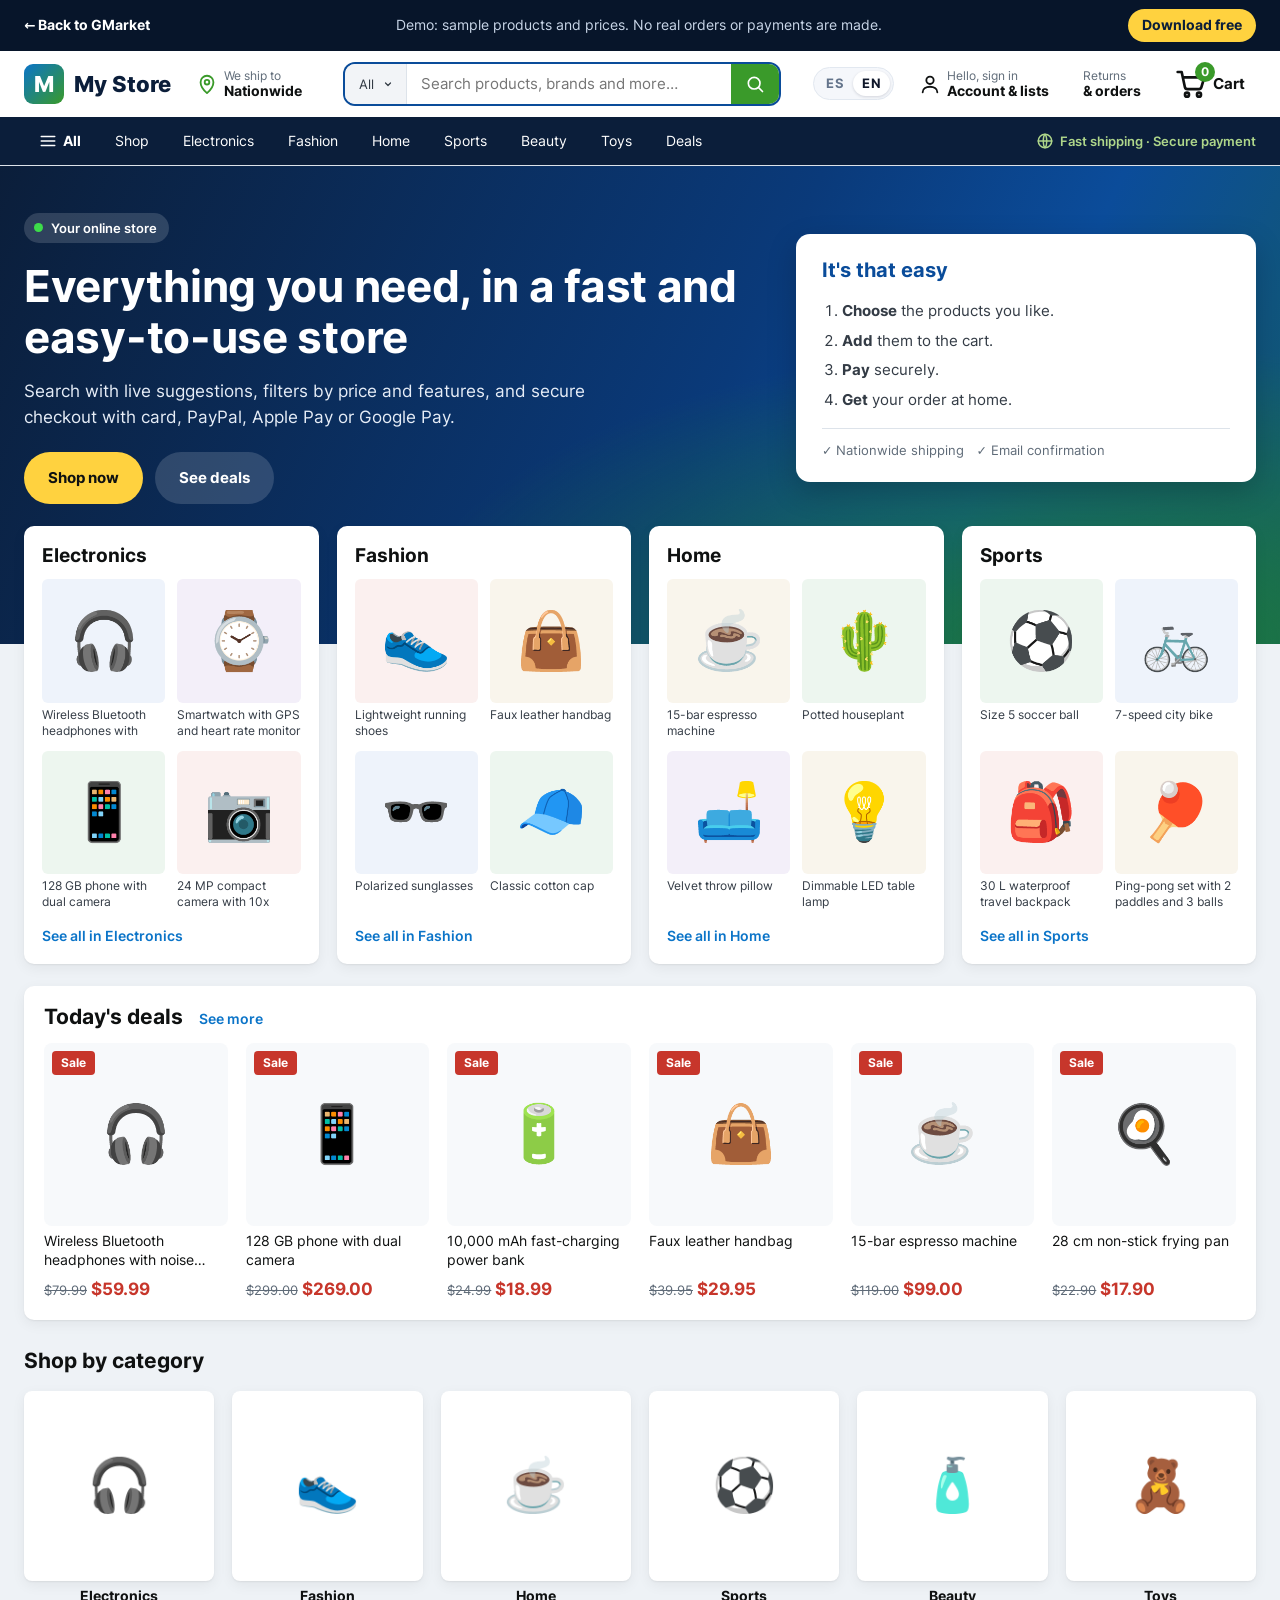
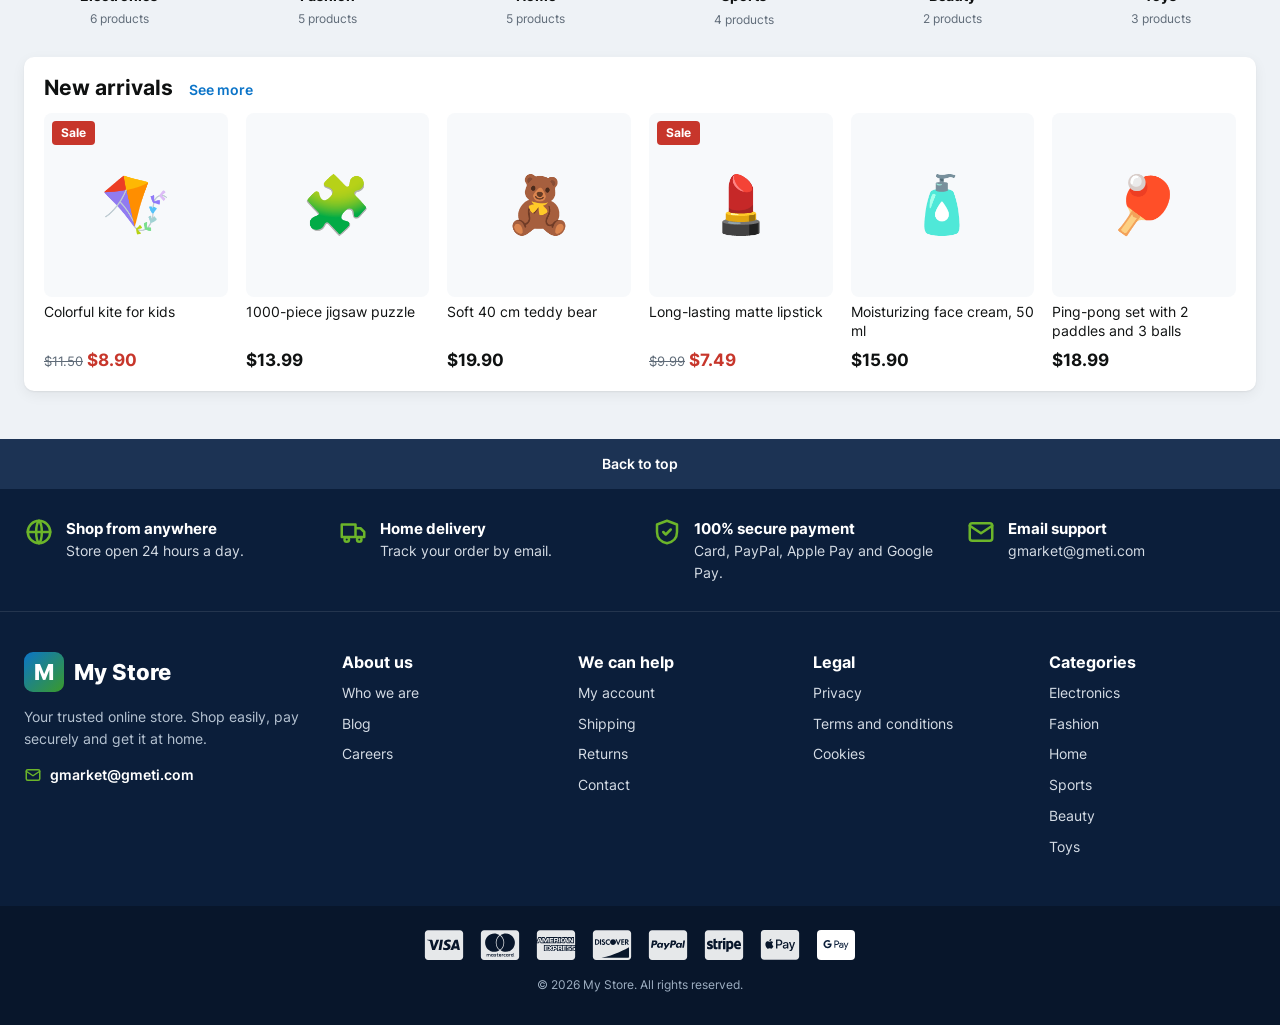
<file: docs/demo/index.html>
<!doctype html>
<html lang="es">
<head>
<meta charset="utf-8">
<meta name="viewport" content="width=device-width, initial-scale=1">
<title>Demo · GMarket · Tema de WordPress para tiendas WooCommerce</title>
<meta name="description" content="Prueba GMarket sin instalar nada: una tienda de ejemplo con buscador en vivo, menú de categorías, filtros con recuentos reales, ficha de producto y carrito.">
<link rel="icon" href="../img/logo.svg" type="image/svg+xml">
<link rel="apple-touch-icon" href="../img/apple-touch-icon.png">
<meta name="theme-color" content="#0b1e3a">
<meta property="og:type" content="website">
<meta property="og:title" content="Demo · GMarket">
<meta property="og:description" content="Pruébalo sin instalar nada: una tienda WooCommerce con GMarket, en tu navegador.">
<meta property="og:image" content="https://wpdesigndev.github.io/gmarket/img/social-preview.png">
<meta property="og:url" content="https://wpdesigndev.github.io/gmarket/demo/">
<meta name="twitter:card" content="summary_large_image">
<!-- CSS real del tema (copia de assets/css/main.css) -->
<link rel="stylesheet" href="gmarket.css">
<style>
/* Solo lo propio de la demo: barra de aviso, imágenes de ejemplo, portada y avisos */
.mk-bar { display: flex; flex-wrap: wrap; gap: 8px 16px; align-items: center; justify-content: space-between; padding: 9px var(--gmk-gutter); background: #07152a; color: #c9d6e8; font-size: 13.5px; }
.mk-bar a { color: #fff; font-weight: 700; }
.mk-bar .mk-dl { padding: 6px 14px; border-radius: 999px; background: var(--gmk-yellow); color: var(--gmk-blue-deep); text-decoration: none; }
.mk-bar .mk-dl:hover { background: var(--gmk-yellow-dark); color: var(--gmk-blue-deep); }
@media (max-width: 640px) { .mk-bar span { flex: 1 1 100%; order: 3; font-size: 12.5px; } }

.mk-logo { display: flex; align-items: center; gap: 10px; font-weight: 800; font-size: 22px; color: var(--gmk-blue-deep); white-space: nowrap; }
.mk-logo:hover { text-decoration: none; color: var(--gmk-blue-deep); }
.mk-logo i { display: grid; place-items: center; width: 40px; height: 40px; border-radius: 9px; background: linear-gradient(135deg, var(--gmk-blue-light), var(--gmk-green)); color: #fff; font-style: normal; font-size: 22px; }
@media (max-width: 767px) { .mk-logo span { display: none; } .mk-logo i { width: 36px; height: 36px; font-size: 20px; } }
.gmk-footer .mk-logo { color: #fff; }

/* Imágenes de producto de ejemplo */
.mk-img { font-style: normal; display: grid; place-items: center; width: 100%; aspect-ratio: 1; border-radius: 6px; font-family: "Segoe UI Emoji", "Apple Color Emoji", "Noto Color Emoji", sans-serif; font-size: clamp(40px, 6vw, 72px); line-height: 1; user-select: none; }
.mk-c1 { background: #eef3fb; } .mk-c2 { background: #f3eff9; } .mk-c3 { background: #fbf0ef; } .mk-c4 { background: #f9f5ec; } .mk-c5 { background: #edf6ef; }
.woocommerce ul.products li.product .mk-img { margin: 0 0 12px; }
.gmk-tile__grid .mk-img { font-size: clamp(36px, 4.4vw, 60px); }
.gmk-row__img .mk-img { font-size: 56px; background: transparent; }
.gmk-cats__img .mk-img { font-size: 52px; background: transparent; }
.gmk-suggest__item .mk-img { width: 46px; height: 46px; font-size: 28px; flex: none; }
.gmk-product-page div.images .mk-img { font-size: clamp(110px, 20vw, 220px); border-radius: 10px; }
.mk-cart-img { width: 64px; font-size: 34px; }

.mk-stars { display: inline-block; font-size: 14px; letter-spacing: 1px; background: linear-gradient(90deg, #f5a623 calc(var(--r) / 5 * 100%), #cfd6de 0); -webkit-background-clip: text; background-clip: text; color: transparent; }
.mk-rating { display: flex; align-items: center; gap: 6px; margin: 0 0 6px; font-size: 13px; color: var(--gmk-muted); }
.woocommerce ul.products li.product .woocommerce-loop-product__title { font-family: inherit; }

/* Portada de ejemplo (en una tienda real se hace con Elementor o con bloques) */
.mk-hero { color: #fff; background: radial-gradient(120% 140% at 85% 100%, #1d7a3a 0%, rgba(29,122,58,0) 45%), linear-gradient(115deg, #0b1e3a 0%, #0a3a7a 55%, #0b4c9a 75%, #145c6a 100%); padding: 48px 0 140px; }
.mk-hero__in { display: grid; grid-template-columns: minmax(0, 1fr) minmax(0, 460px); gap: 48px; align-items: center; }
.mk-hero h1 { color: #fff; font-size: clamp(30px, 4vw, 44px); line-height: 1.17; font-weight: 700; margin: 18px 0 14px; letter-spacing: -.3px; }
.mk-hero p { font-size: 17px; line-height: 1.55; color: #e6edf7; margin: 0 0 22px; max-width: 610px; }
.mk-hero .gmk-online { font-size: 13px; color: #fff; }
.mk-btns { display: flex; flex-wrap: wrap; gap: 12px; }
.mk-btn { display: inline-block; padding: 14px 24px; border-radius: 999px; font-weight: 700; font-size: 15px; }
.mk-btn:hover { text-decoration: none; filter: brightness(.95); }
.mk-btn--y { background: var(--gmk-yellow); color: var(--gmk-ink); }
.mk-btn--y:hover { color: var(--gmk-ink); }
.mk-btn--g { background: rgba(255,255,255,.15); color: #fff; }
.mk-btn--g:hover { color: #fff; }
.mk-easy { background: #fff; color: var(--gmk-text); border-radius: 14px; padding: 24px 26px 22px; box-shadow: 0 10px 30px rgba(0,0,0,.2); }
.mk-easy h3 { color: var(--gmk-blue); font-size: 20px; margin: 0 0 14px; }
.mk-easy ol { margin: 0; padding-left: 20px; font-size: 14.5px; line-height: 2.05; }
.mk-easy small { display: block; margin-top: 12px; padding-top: 12px; border-top: 1px solid var(--gmk-line); color: var(--gmk-muted); font-size: 12.5px; }
.mk-home { display: grid; gap: 22px; margin-top: -118px; padding-bottom: 48px; }
.mk-home h2.mk-h { margin: 6px 0 -6px; font-size: 21px; }
@media (max-width: 900px) { .mk-hero__in { grid-template-columns: minmax(0, 1fr); } .mk-easy { display: none; } .mk-hero { padding-bottom: 130px; } }

/* Carrito */
.mk-cart { display: grid; grid-template-columns: minmax(0, 1fr) 320px; gap: 24px; align-items: start; }
.mk-cart table { width: 100%; border-collapse: collapse; }
.mk-cart th, .mk-cart td { padding: 12px 10px; border-bottom: 1px solid var(--gmk-line); text-align: left; vertical-align: middle; }
.mk-cart th { font-size: 13px; color: var(--gmk-muted); font-weight: 600; }
.mk-cart td a.mk-name { color: var(--gmk-ink); font-weight: 600; }
.mk-cart .qty { width: 64px; height: 38px; padding: 0 8px; border: 1px solid #c3ccd6; border-radius: 8px; font: inherit; }
.mk-rm { border: 0; background: none; color: var(--gmk-muted); font-size: 20px; cursor: pointer; line-height: 1; }
.mk-rm:hover { color: var(--gmk-red); }
.mk-totals { padding: 20px; border: 1px solid var(--gmk-line); border-radius: 10px; }
.mk-totals h2 { font-size: 1.2rem; }
.mk-totals p { display: flex; justify-content: space-between; margin: 0 0 10px; }
.mk-totals p.mk-sum { padding-top: 10px; border-top: 1px solid var(--gmk-line); font-size: 18px; font-weight: 700; color: var(--gmk-ink); }
.mk-totals .gmk-btn { width: 100%; margin-top: 8px; background: var(--gmk-yellow); color: var(--gmk-ink) !important; font-size: 16px; }
@media (max-width: 900px) { .mk-cart { grid-template-columns: minmax(0, 1fr); } .mk-cart .mk-hide-sm { display: none; } }

/* Ficha: pestañas, relacionados y valoraciones de ejemplo (en la tienda real lo pone la hoja de estilos de WooCommerce) */
.woocommerce div.product .woocommerce-tabs ul.tabs { display: flex; flex-wrap: wrap; list-style: none; }
.woocommerce div.product .woocommerce-tabs ul.tabs li a { display: inline-block; }
.woocommerce .related ul.products { grid-template-columns: repeat(4, minmax(0, 1fr)); }
@media (max-width: 1199px) { .woocommerce .related ul.products { grid-template-columns: repeat(3, minmax(0, 1fr)); } }
@media (max-width: 767px) { .woocommerce .related ul.products { grid-template-columns: repeat(2, minmax(0, 1fr)); } }
.mk-review { padding: 14px 0; border-bottom: 1px solid var(--gmk-line); }
.mk-review strong { color: var(--gmk-ink); }
.woocommerce div.product p.stock.out-of-stock { color: var(--gmk-red); font-weight: 700; font-size: 17px; }
.woocommerce div.product form.cart .button:disabled { background: #c3ccd6; cursor: not-allowed; }

/* Aviso flotante */
.mk-toast { position: fixed; left: 50%; bottom: 24px; z-index: 300; display: flex; align-items: center; gap: 14px; max-width: min(560px, calc(100vw - 32px)); padding: 12px 16px; border-radius: 12px; background: var(--gmk-blue-deep); color: #fff; font-size: 14px; box-shadow: 0 12px 32px rgba(0,0,0,.3); transform: translate(-50%, 20px); opacity: 0; visibility: hidden; transition: transform .2s, opacity .2s, visibility .2s; }
.mk-toast.show { transform: translate(-50%, 0); opacity: 1; visibility: visible; }
.mk-toast a { color: var(--gmk-yellow); font-weight: 700; white-space: nowrap; }
.woocommerce .woocommerce-info { padding: 14px 18px; border-top: 3px solid var(--gmk-green); }
</style>
</head>
<body class="woocommerce-page">

<div class="mk-bar">
	<a href="../" data-i="back"></a>
	<span data-i="note"></span>
	<a class="mk-dl" href="https://github.com/wpdesigndev/gmarket/releases/latest/download/gmarket.zip" data-i="dl"></a>
</div>
<span id="arriba"></span>

<header class="gmk-header">
	<div class="gmk-header__main">
		<button class="gmk-header__burger" type="button" data-gmk-drawer="open" data-i-aria="openMenu"><svg class="gmk-icon gmk-icon--menu" viewBox="0 0 24 24" fill="none" stroke="currentColor" stroke-width="2" stroke-linecap="round" stroke-linejoin="round" aria-hidden="true"><path d="M3 6h18M3 12h18M3 18h18"/></svg></button>
		<div class="gmk-logo"><a class="mk-logo" href="#/"><i>M</i><span data-i="store"></span></a></div>
		<span class="gmk-deliver"><svg class="gmk-icon gmk-icon--pin" viewBox="0 0 24 24" fill="none" stroke="currentColor" stroke-width="2" stroke-linecap="round" stroke-linejoin="round" aria-hidden="true"><path d="M12 22s7-6.2 7-12a7 7 0 0 0-14 0c0 5.8 7 12 7 12z"/><circle cx="12" cy="10" r="2.5"/></svg><span><small data-i="deliverSmall"></small><strong data-i="deliver"></strong></span></span>
		<div class="gmk-header__search">
			<form role="search" class="gmk-search" autocomplete="off">
				<select id="gmk-search-cat" name="product_cat" class="gmk-search__cat" tabindex="-1" aria-hidden="true"></select>
				<div class="gmk-picker">
					<button type="button" class="gmk-picker__btn" aria-haspopup="listbox" aria-expanded="false" data-i-aria="searchIn">
						<span class="gmk-picker__label"></span>
						<svg class="gmk-picker__arrow" viewBox="0 0 24 24" aria-hidden="true"><path d="M7 10l5 5 5-5" fill="none" stroke="currentColor" stroke-width="2.4" stroke-linecap="round" stroke-linejoin="round"/></svg>
					</button>
					<ul class="gmk-menu-pop gmk-picker__menu" role="listbox" hidden></ul>
				</div>
				<label class="screen-reader-text" for="gmk-search-q" data-i="searchProducts"></label>
				<input id="gmk-search-q" class="gmk-search__input" type="search" name="s">
				<button class="gmk-search__btn" type="submit" data-i-aria="search"><svg class="gmk-icon gmk-icon--search" viewBox="0 0 24 24" fill="none" stroke="currentColor" stroke-width="2" stroke-linecap="round" stroke-linejoin="round" aria-hidden="true"><path d="M21 21l-4.35-4.35M11 18a7 7 0 1 1 0-14 7 7 0 0 1 0 14z"/></svg></button>
				<div class="gmk-suggest" hidden></div>
			</form>
		</div>
		<nav class="gmk-lang gmk-lang--header" aria-label="Idioma / Language"><a href="#" data-lang="es" hreflang="es" lang="es">ES</a><a href="#" data-lang="en" hreflang="en" lang="en">EN</a></nav>
		<a class="gmk-hlink gmk-hlink--account" href="#/cuenta"><svg class="gmk-icon gmk-icon--user" viewBox="0 0 24 24" fill="none" stroke="currentColor" stroke-width="2" stroke-linecap="round" stroke-linejoin="round" aria-hidden="true"><circle cx="12" cy="8" r="4"/><path d="M4 21c0-4 4-6 8-6s8 2 8 6"/></svg><span><small data-i="hello"></small><strong data-i="account"></strong></span></a>
		<a class="gmk-hlink gmk-hlink--orders" href="#/cuenta"><span><small data-i="ordersSmall"></small><strong data-i="orders"></strong></span></a>
		<a class="gmk-cart" href="#/carrito"><span class="gmk-cart__icon"><svg class="gmk-icon gmk-icon--cart" viewBox="0 0 24 24" fill="none" stroke="currentColor" stroke-width="2" stroke-linecap="round" stroke-linejoin="round" aria-hidden="true"><circle cx="9" cy="20" r="1.5"/><circle cx="18" cy="20" r="1.5"/><path d="M2 3h3l2.4 11.2a2 2 0 0 0 2 1.6h8.4a2 2 0 0 0 2-1.5L22 7H6"/></svg><span class="gmk-cart__count">0</span></span><strong data-i="cart"></strong></a>
	</div>
	<nav class="gmk-nav" data-i-aria="categories">
		<div class="gmk-nav__inner">
			<button class="gmk-nav__all" type="button" data-gmk-drawer="open"><svg class="gmk-icon gmk-icon--menu" viewBox="0 0 24 24" fill="none" stroke="currentColor" stroke-width="2" stroke-linecap="round" stroke-linejoin="round" aria-hidden="true"><path d="M3 6h18M3 12h18M3 18h18"/></svg> <span data-i="all"></span></button>
			<ul class="gmk-nav__list" id="navlist"></ul>
			<div class="gmk-nav__more" hidden><button type="button" class="gmk-nav__more-btn" aria-haspopup="true" aria-expanded="false"><span data-i="more"></span> <svg class="gmk-icon gmk-icon--chevron" viewBox="0 0 24 24" fill="none" stroke="currentColor" stroke-width="2" stroke-linecap="round" stroke-linejoin="round" aria-hidden="true"><path d="M9 6l6 6-6 6"/></svg></button><ul class="gmk-menu-pop gmk-nav__more-list" hidden></ul></div>
		</div>
		<span class="gmk-nav__promo"><svg class="gmk-icon gmk-icon--globe" viewBox="0 0 24 24" fill="none" stroke="currentColor" stroke-width="2" stroke-linecap="round" stroke-linejoin="round" aria-hidden="true"><circle cx="12" cy="12" r="9"/><path d="M3 12h18M12 3c3 3 3 15 0 18M12 3c-3 3-3 15 0 18"/></svg> <span data-i="promo"></span></span>
	</nav>
</header>

<main id="contenido" class="gmk-main"></main>

<footer class="gmk-footer">
	<a class="gmk-footer__top" href="#arriba" id="ft-top" data-i="toTop"></a>
	<div class="gmk-footer__trust" style="--gmk-n: 4">
		<div><svg class="gmk-icon gmk-icon--globe" viewBox="0 0 24 24" fill="none" stroke="currentColor" stroke-width="2" stroke-linecap="round" stroke-linejoin="round" aria-hidden="true"><circle cx="12" cy="12" r="9"/><path d="M3 12h18M12 3c3 3 3 15 0 18M12 3c-3 3-3 15 0 18"/></svg><span><strong data-i="ft1t"></strong><span data-i="ft1"></span></span></div>
		<div><svg class="gmk-icon gmk-icon--truck" viewBox="0 0 24 24" fill="none" stroke="currentColor" stroke-width="2" stroke-linecap="round" stroke-linejoin="round" aria-hidden="true"><path d="M3 6h11v10H3zM14 9h4l3 3v4h-7"/><circle cx="7" cy="18" r="1.8"/><circle cx="17" cy="18" r="1.8"/></svg><span><strong data-i="ft2t"></strong><span data-i="ft2"></span></span></div>
		<div><svg class="gmk-icon gmk-icon--shield" viewBox="0 0 24 24" fill="none" stroke="currentColor" stroke-width="2" stroke-linecap="round" stroke-linejoin="round" aria-hidden="true"><path d="M12 3l8 3v6c0 5-3.5 8-8 9-4.5-1-8-4-8-9V6z"/><path d="M9 12l2 2 4-4"/></svg><span><strong data-i="ft3t"></strong><span data-i="ft3"></span></span></div>
		<div><svg class="gmk-icon gmk-icon--mail" viewBox="0 0 24 24" fill="none" stroke="currentColor" stroke-width="2" stroke-linecap="round" stroke-linejoin="round" aria-hidden="true"><rect x="3" y="5" width="18" height="14" rx="2"/><path d="M3 7l9 6 9-6"/></svg><span><strong data-i="ft4t"></strong><a href="mailto:gmarket@gmeti.com">gmarket@gmeti.com</a></span></div>
	</div>
	<div class="gmk-footer__cols" style="--gmk-n: 4">
		<div class="gmk-footer__col gmk-footer__col--brand">
			<a class="mk-logo" href="#/"><i>M</i><span data-i="store"></span></a>
			<p data-i="about"></p>
			<a class="gmk-footer__mail" href="mailto:gmarket@gmeti.com"><svg class="gmk-icon gmk-icon--mail" viewBox="0 0 24 24" fill="none" stroke="currentColor" stroke-width="2" stroke-linecap="round" stroke-linejoin="round" aria-hidden="true"><rect x="3" y="5" width="18" height="14" rx="2"/><path d="M3 7l9 6 9-6"/></svg> gmarket@gmeti.com</a>
		</div>
		<div class="gmk-footer__col"><h4 data-i="col1"></h4><ul><li><a href="#/demo" data-i="l_about"></a></li><li><a href="#/demo" data-i="l_blog"></a></li><li><a href="#/demo" data-i="l_work"></a></li></ul></div>
		<div class="gmk-footer__col"><h4 data-i="col2"></h4><ul><li><a href="#/cuenta" data-i="l_account"></a></li><li><a href="#/demo" data-i="l_ship"></a></li><li><a href="#/demo" data-i="l_returns"></a></li><li><a href="mailto:gmarket@gmeti.com" data-i="l_contact"></a></li></ul></div>
		<div class="gmk-footer__col"><h4 data-i="col3"></h4><ul><li><a href="../privacidad/" data-i="l_privacy"></a></li><li><a href="#/demo" data-i="l_terms"></a></li><li><a href="#/demo" data-i="l_cookies"></a></li></ul></div>
		<div class="gmk-footer__col"><h4 data-i="col4"></h4><ul id="ft-cats"></ul></div>
	</div>
	<div class="gmk-footer__bottom">
		<ul class="gmk-pay" aria-label="Métodos de pago aceptados" data-t-aria="pay"><li class="gmk-pay__cc-visa" title="Visa"><svg viewBox="0 0 576 512" role="img" aria-label="Visa"><path fill="currentColor" d="M470.1 231.3s7.6 37.2 9.3 45H446c3.3-8.9 16-43.5 16-43.5-.2.3 3.3-9.1 5.3-14.9l2.8 13.4zM576 80v352c0 26.5-21.5 48-48 48H48c-26.5 0-48-21.5-48-48V80c0-26.5 21.5-48 48-48h480c26.5 0 48 21.5 48 48zM152.5 331.2L215.7 176h-42.5l-39.3 106-4.3-21.5-14-71.4c-2.3-9.9-9.4-12.7-18.2-13.1H32.7l-.7 3.1c15.8 4 29.9 9.8 42.2 17.1l35.8 135h42.5zm94.4.2L272.1 176h-40.2l-25.1 155.4h40.1zm139.9-50.8c.2-17.7-10.6-31.2-33.7-42.3-14.1-7.1-22.7-11.9-22.7-19.2.2-6.6 7.3-13.4 23.1-13.4 13.1-.3 22.7 2.8 29.9 5.9l3.6 1.7 5.5-33.6c-7.9-3.1-20.5-6.6-36-6.6-39.7 0-67.6 21.2-67.8 51.4-.3 22.3 20 34.7 35.2 42.2 15.5 7.6 20.8 12.6 20.8 19.3-.2 10.4-12.6 15.2-24.1 15.2-16 0-24.6-2.5-37.7-8.3l-5.3-2.5-5.6 34.9c9.4 4.3 26.8 8.1 44.8 8.3 42.2.1 69.7-20.8 70-53zM528 331.4L495.6 176h-31.1c-9.6 0-16.9 2.8-21 12.9l-59.7 142.5H426s6.9-19.2 8.4-23.3H486c1.2 5.5 4.8 23.3 4.8 23.3H528z"/></svg></li><li class="gmk-pay__cc-mastercard" title="Mastercard"><svg viewBox="0 0 576 512" role="img" aria-label="Mastercard"><path fill="currentColor" d="M482.9 410.3c0 6.8-4.6 11.7-11.2 11.7-6.8 0-11.2-5.2-11.2-11.7 0-6.5 4.4-11.7 11.2-11.7 6.6 0 11.2 5.2 11.2 11.7zm-310.8-11.7c-7.1 0-11.2 5.2-11.2 11.7 0 6.5 4.1 11.7 11.2 11.7 6.5 0 10.9-4.9 10.9-11.7-.1-6.5-4.4-11.7-10.9-11.7zm117.5-.3c-5.4 0-8.7 3.5-9.5 8.7h19.1c-.9-5.7-4.4-8.7-9.6-8.7zm107.8.3c-6.8 0-10.9 5.2-10.9 11.7 0 6.5 4.1 11.7 10.9 11.7 6.8 0 11.2-4.9 11.2-11.7 0-6.5-4.4-11.7-11.2-11.7zm105.9 26.1c0 .3.3.5.3 1.1 0 .3-.3.5-.3 1.1-.3.3-.3.5-.5.8-.3.3-.5.5-1.1.5-.3.3-.5.3-1.1.3-.3 0-.5 0-1.1-.3-.3 0-.5-.3-.8-.5-.3-.3-.5-.5-.5-.8-.3-.5-.3-.8-.3-1.1 0-.5 0-.8.3-1.1 0-.5.3-.8.5-1.1.3-.3.5-.3.8-.5.5-.3.8-.3 1.1-.3.5 0 .8 0 1.1.3.5.3.8.3 1.1.5s.2.6.5 1.1zm-2.2 1.4c.5 0 .5-.3.8-.3.3-.3.3-.5.3-.8 0-.3 0-.5-.3-.8-.3 0-.5-.3-1.1-.3h-1.6v3.5h.8V426h.3l1.1 1.4h.8l-1.1-1.3zM576 81v352c0 26.5-21.5 48-48 48H48c-26.5 0-48-21.5-48-48V81c0-26.5 21.5-48 48-48h480c26.5 0 48 21.5 48 48zM64 220.6c0 76.5 62.1 138.5 138.5 138.5 27.2 0 53.9-8.2 76.5-23.1-72.9-59.3-72.4-171.2 0-230.5-22.6-15-49.3-23.1-76.5-23.1-76.4-.1-138.5 62-138.5 138.2zm224 108.8c70.5-55 70.2-162.2 0-217.5-70.2 55.3-70.5 162.6 0 217.5zm-142.3 76.3c0-8.7-5.7-14.4-14.7-14.7-4.6 0-9.5 1.4-12.8 6.5-2.4-4.1-6.5-6.5-12.2-6.5-3.8 0-7.6 1.4-10.6 5.4V392h-8.2v36.7h8.2c0-18.9-2.5-30.2 9-30.2 10.2 0 8.2 10.2 8.2 30.2h7.9c0-18.3-2.5-30.2 9-30.2 10.2 0 8.2 10 8.2 30.2h8.2v-23zm44.9-13.7h-7.9v4.4c-2.7-3.3-6.5-5.4-11.7-5.4-10.3 0-18.2 8.2-18.2 19.3 0 11.2 7.9 19.3 18.2 19.3 5.2 0 9-1.9 11.7-5.4v4.6h7.9V392zm40.5 25.6c0-15-22.9-8.2-22.9-15.2 0-5.7 11.9-4.8 18.5-1.1l3.3-6.5c-9.4-6.1-30.2-6-30.2 8.2 0 14.3 22.9 8.3 22.9 15 0 6.3-13.5 5.8-20.7.8l-3.5 6.3c11.2 7.6 32.6 6 32.6-7.5zm35.4 9.3l-2.2-6.8c-3.8 2.1-12.2 4.4-12.2-4.1v-16.6h13.1V392h-13.1v-11.2h-8.2V392h-7.6v7.3h7.6V416c0 17.6 17.3 14.4 22.6 10.9zm13.3-13.4h27.5c0-16.2-7.4-22.6-17.4-22.6-10.6 0-18.2 7.9-18.2 19.3 0 20.5 22.6 23.9 33.8 14.2l-3.8-6c-7.8 6.4-19.6 5.8-21.9-4.9zm59.1-21.5c-4.6-2-11.6-1.8-15.2 4.4V392h-8.2v36.7h8.2V408c0-11.6 9.5-10.1 12.8-8.4l2.4-7.6zm10.6 18.3c0-11.4 11.6-15.1 20.7-8.4l3.8-6.5c-11.6-9.1-32.7-4.1-32.7 15 0 19.8 22.4 23.8 32.7 15l-3.8-6.5c-9.2 6.5-20.7 2.6-20.7-8.6zm66.7-18.3H408v4.4c-8.3-11-29.9-4.8-29.9 13.9 0 19.2 22.4 24.7 29.9 13.9v4.6h8.2V392zm33.7 0c-2.4-1.2-11-2.9-15.2 4.4V392h-7.9v36.7h7.9V408c0-11 9-10.3 12.8-8.4l2.4-7.6zm40.3-14.9h-7.9v19.3c-8.2-10.9-29.9-5.1-29.9 13.9 0 19.4 22.5 24.6 29.9 13.9v4.6h7.9v-51.7zm7.6-75.1v4.6h.8V302h1.9v-.8h-4.6v.8h1.9zm6.6 123.8c0-.5 0-1.1-.3-1.6-.3-.3-.5-.8-.8-1.1-.3-.3-.8-.5-1.1-.8-.5 0-1.1-.3-1.6-.3-.3 0-.8.3-1.4.3-.5.3-.8.5-1.1.8-.5.3-.8.8-.8 1.1-.3.5-.3 1.1-.3 1.6 0 .3 0 .8.3 1.4 0 .3.3.8.8 1.1.3.3.5.5 1.1.8.5.3 1.1.3 1.4.3.5 0 1.1 0 1.6-.3.3-.3.8-.5 1.1-.8.3-.3.5-.8.8-1.1.3-.6.3-1.1.3-1.4zm3.2-124.7h-1.4l-1.6 3.5-1.6-3.5h-1.4v5.4h.8v-4.1l1.6 3.5h1.1l1.4-3.5v4.1h1.1v-5.4zm4.4-80.5c0-76.2-62.1-138.3-138.5-138.3-27.2 0-53.9 8.2-76.5 23.1 72.1 59.3 73.2 171.5 0 230.5 22.6 15 49.5 23.1 76.5 23.1 76.4.1 138.5-61.9 138.5-138.4z"/></svg></li><li class="gmk-pay__cc-amex" title="American Express"><svg viewBox="0 0 576 512" role="img" aria-label="American Express"><path fill="currentColor" d="M325.1 167.8c0-16.4-14.1-18.4-27.4-18.4l-39.1-.3v69.3H275v-25.1h18c18.4 0 14.5 10.3 14.8 25.1h16.6v-13.5c0-9.2-1.5-15.1-11-18.4 7.4-3 11.8-10.7 11.7-18.7zm-29.4 11.3H275v-15.3h21c5.1 0 10.7 1 10.7 7.4 0 6.6-5.3 7.9-11 7.9zM279 268.6h-52.7l-21 22.8-20.5-22.8h-66.5l-.1 69.3h65.4l21.3-23 20.4 23h32.2l.1-23.3c18.9 0 49.3 4.6 49.3-23.3 0-17.3-12.3-22.7-27.9-22.7zm-103.8 54.7h-40.6v-13.8h36.3v-14.1h-36.3v-12.5h41.7l17.9 20.2zm65.8 8.2l-25.3-28.1L241 276zm37.8-31h-21.2v-17.6h21.5c5.6 0 10.2 2.3 10.2 8.4 0 6.4-4.6 9.2-10.5 9.2zm-31.6-136.7v-14.6h-55.5v69.3h55.5v-14.3h-38.9v-13.8h37.8v-14.1h-37.8v-12.5zM576 255.4h-.2zm-194.6 31.9c0-16.4-14.1-18.7-27.1-18.7h-39.4l-.1 69.3h16.6l.1-25.3h17.6c11 0 14.8 2 14.8 13.8l-.1 11.5h16.6l.1-13.8c0-8.9-1.8-15.1-11-18.4 7.7-3.1 11.8-10.8 11.9-18.4zm-29.2 11.2h-20.7v-15.6h21c5.1 0 10.7 1 10.7 7.4 0 6.9-5.4 8.2-11 8.2zm-172.8-80v-69.3h-27.6l-19.7 47-21.7-47H83.3v65.7l-28.1-65.7H30.7L1 218.5h17.9l6.4-15.3h34.5l6.4 15.3H100v-54.2l24 54.2h14.6l24-54.2v54.2zM31.2 188.8l11.2-27.6 11.5 27.6zm477.4 158.9v-4.5c-10.8 5.6-3.9 4.5-156.7 4.5 0-25.2.1-23.9 0-25.2-1.7-.1-3.2-.1-9.4-.1 0 17.9-.1 6.8-.1 25.3h-39.6c0-12.1.1-15.3.1-29.2-10 6-22.8 6.4-34.3 6.2 0 14.7-.1 8.3-.1 23h-48.9c-5.1-5.7-2.7-3.1-15.4-17.4-3.2 3.5-12.8 13.9-16.1 17.4h-82v-92.3h83.1c5 5.6 2.8 3.1 15.5 17.2 3.2-3.5 12.2-13.4 15.7-17.2h58c9.8 0 18 1.9 24.3 5.6v-5.6c54.3 0 64.3-1.4 75.7 5.1v-5.1h78.2v5.2c11.4-6.9 19.6-5.2 64.9-5.2v5c10.3-5.9 16.6-5.2 54.3-5V80c0-26.5-21.5-48-48-48h-480c-26.5 0-48 21.5-48 48v109.8c9.4-21.9 19.7-46 23.1-53.9h39.7c4.3 10.1 1.6 3.7 9 21.1v-21.1h46c2.9 6.2 11.1 24 13.9 30 5.8-13.6 10.1-23.9 12.6-30h103c0-.1 11.5 0 11.6 0 43.7.2 53.6-.8 64.4 5.3v-5.3H363v9.3c7.6-6.1 17.9-9.3 30.7-9.3h27.6c0 .5 1.9.3 2.3.3H456c4.2 9.8 2.6 6 8.8 20.6v-20.6h43.3c4.9 8-1-1.8 11.2 18.4v-18.4h39.9v92h-41.6c-5.4-9-1.4-2.2-13.2-21.9v21.9h-52.8c-6.4-14.8-.1-.3-6.6-15.3h-19c-4.2 10-2.2 5.2-6.4 15.3h-26.8c-12.3 0-22.3-3-29.7-8.9v8.9h-66.5c-.3-13.9-.1-24.8-.1-24.8-1.8-.3-3.4-.2-9.8-.2v25.1H151.2v-11.4c-2.5 5.6-2.7 5.9-5.1 11.4h-29.5c-4-8.9-2.9-6.4-5.1-11.4v11.4H58.6c-4.2-10.1-2.2-5.3-6.4-15.3H33c-4.2 10-2.2 5.2-6.4 15.3H0V432c0 26.5 21.5 48 48 48h480.1c26.5 0 48-21.5 48-48v-90.4c-12.7 8.3-32.7 6.1-67.5 6.1zm36.3-64.5H575v-14.6h-32.9c-12.8 0-23.8 6.6-23.8 20.7 0 33 42.7 12.8 42.7 27.4 0 5.1-4.3 6.4-8.4 6.4h-32l-.1 14.8h32c8.4 0 17.6-1.8 22.5-8.9v-25.8c-10.5-13.8-39.3-1.3-39.3-13.5 0-5.8 4.6-6.5 9.2-6.5zm-57 39.8h-32.2l-.1 14.8h32.2c14.8 0 26.2-5.6 26.2-22 0-33.2-42.9-11.2-42.9-26.3 0-5.6 4.9-6.4 9.2-6.4h30.4v-14.6h-33.2c-12.8 0-23.5 6.6-23.5 20.7 0 33 42.7 12.5 42.7 27.4-.1 5.4-4.7 6.4-8.8 6.4zm-42.2-40.1v-14.3h-55.2l-.1 69.3h55.2l.1-14.3-38.6-.3v-13.8H445v-14.1h-37.8v-12.5zm-56.3-108.1c-.3.2-1.4 2.2-1.4 7.6 0 6 .9 7.7 1.1 7.9.2.1 1.1.5 3.4.5l7.3-16.9c-1.1 0-2.1-.1-3.1-.1-5.6 0-7 .7-7.3 1zm20.4-10.5h-.1zm-16.2-15.2c-23.5 0-34 12-34 35.3 0 22.2 10.2 34 33 34h19.2l6.4-15.3h34.3l6.6 15.3h33.7v-51.9l31.2 51.9h23.6v-69h-16.9v48.1l-29.1-48.1h-25.3v65.4l-27.9-65.4h-24.8l-23.5 54.5h-7.4c-13.3 0-16.1-8.1-16.1-19.9 0-23.8 15.7-20 33.1-19.7v-15.2zm42.1 12.1l11.2 27.6h-22.8zm-101.1-12v69.3h16.9v-69.3z"/></svg></li><li class="gmk-pay__cc-discover" title="Discover"><svg viewBox="0 0 576 512" role="img" aria-label="Discover"><path fill="currentColor" d="M520.4 196.1c0-7.9-5.5-12.1-15.6-12.1h-4.9v24.9h4.7c10.3 0 15.8-4.4 15.8-12.8zM528 32H48C21.5 32 0 53.5 0 80v352c0 26.5 21.5 48 48 48h480c26.5 0 48-21.5 48-48V80c0-26.5-21.5-48-48-48zm-44.1 138.9c22.6 0 52.9-4.1 52.9 24.4 0 12.6-6.6 20.7-18.7 23.2l25.8 34.4h-19.6l-22.2-32.8h-2.2v32.8h-16zm-55.9.1h45.3v14H444v18.2h28.3V217H444v22.2h29.3V253H428zm-68.7 0l21.9 55.2 22.2-55.2h17.5l-35.5 84.2h-8.6l-35-84.2zm-55.9-3c24.7 0 44.6 20 44.6 44.6 0 24.7-20 44.6-44.6 44.6-24.7 0-44.6-20-44.6-44.6 0-24.7 20-44.6 44.6-44.6zm-49.3 6.1v19c-20.1-20.1-46.8-4.7-46.8 19 0 25 27.5 38.5 46.8 19.2v19c-29.7 14.3-63.3-5.7-63.3-38.2 0-31.2 33.1-53 63.3-38zm-97.2 66.3c11.4 0 22.4-15.3-3.3-24.4-15-5.5-20.2-11.4-20.2-22.7 0-23.2 30.6-31.4 49.7-14.3l-8.4 10.8c-10.4-11.6-24.9-6.2-24.9 2.5 0 4.4 2.7 6.9 12.3 10.3 18.2 6.6 23.6 12.5 23.6 25.6 0 29.5-38.8 37.4-56.6 11.3l10.3-9.9c3.7 7.1 9.9 10.8 17.5 10.8zM55.4 253H32v-82h23.4c26.1 0 44.1 17 44.1 41.1 0 18.5-13.2 40.9-44.1 40.9zm67.5 0h-16v-82h16zM544 433c0 8.2-6.8 15-15 15H128c189.6-35.6 382.7-139.2 416-160zM74.1 191.6c-5.2-4.9-11.6-6.6-21.9-6.6H48v54.2h4.2c10.3 0 17-2 21.9-6.4 5.7-5.2 8.9-12.8 8.9-20.7s-3.2-15.5-8.9-20.5z"/></svg></li><li class="gmk-pay__cc-paypal" title="PayPal"><svg viewBox="0 0 576 512" role="img" aria-label="PayPal"><path fill="currentColor" d="M186.3 258.2c0 12.2-9.7 21.5-22 21.5-9.2 0-16-5.2-16-15 0-12.2 9.5-22 21.7-22 9.3 0 16.3 5.7 16.3 15.5zM80.5 209.7h-4.7c-1.5 0-3 1-3.2 2.7l-4.3 26.7 8.2-.3c11 0 19.5-1.5 21.5-14.2 2.3-13.4-6.2-14.9-17.5-14.9zm284 0H360c-1.8 0-3 1-3.2 2.7l-4.2 26.7 8-.3c13 0 22-3 22-18-.1-10.6-9.6-11.1-18.1-11.1zM576 80v352c0 26.5-21.5 48-48 48H48c-26.5 0-48-21.5-48-48V80c0-26.5 21.5-48 48-48h480c26.5 0 48 21.5 48 48zM128.3 215.4c0-21-16.2-28-34.7-28h-40c-2.5 0-5 2-5.2 4.7L32 294.2c-.3 2 1.2 4 3.2 4h19c2.7 0 5.2-2.9 5.5-5.7l4.5-26.6c1-7.2 13.2-4.7 18-4.7 28.6 0 46.1-17 46.1-45.8zm84.2 8.8h-19c-3.8 0-4 5.5-4.2 8.2-5.8-8.5-14.2-10-23.7-10-24.5 0-43.2 21.5-43.2 45.2 0 19.5 12.2 32.2 31.7 32.2 9 0 20.2-4.9 26.5-11.9-.5 1.5-1 4.7-1 6.2 0 2.3 1 4 3.2 4H200c2.7 0 5-2.9 5.5-5.7l10.2-64.3c.3-1.9-1.2-3.9-3.2-3.9zm40.5 97.9l63.7-92.6c.5-.5.5-1 .5-1.7 0-1.7-1.5-3.5-3.2-3.5h-19.2c-1.7 0-3.5 1-4.5 2.5l-26.5 39-11-37.5c-.8-2.2-3-4-5.5-4h-18.7c-1.7 0-3.2 1.8-3.2 3.5 0 1.2 19.5 56.8 21.2 62.1-2.7 3.8-20.5 28.6-20.5 31.6 0 1.8 1.5 3.2 3.2 3.2h19.2c1.8-.1 3.5-1.1 4.5-2.6zm159.3-106.7c0-21-16.2-28-34.7-28h-39.7c-2.7 0-5.2 2-5.5 4.7l-16.2 102c-.2 2 1.3 4 3.2 4h20.5c2 0 3.5-1.5 4-3.2l4.5-29c1-7.2 13.2-4.7 18-4.7 28.4 0 45.9-17 45.9-45.8zm84.2 8.8h-19c-3.8 0-4 5.5-4.3 8.2-5.5-8.5-14-10-23.7-10-24.5 0-43.2 21.5-43.2 45.2 0 19.5 12.2 32.2 31.7 32.2 9.3 0 20.5-4.9 26.5-11.9-.3 1.5-1 4.7-1 6.2 0 2.3 1 4 3.2 4H484c2.7 0 5-2.9 5.5-5.7l10.2-64.3c.3-1.9-1.2-3.9-3.2-3.9zm47.5-33.3c0-2-1.5-3.5-3.2-3.5h-18.5c-1.5 0-3 1.2-3.2 2.7l-16.2 104-.3.5c0 1.8 1.5 3.5 3.5 3.5h16.5c2.5 0 5-2.9 5.2-5.7L544 191.2v-.3zm-90 51.8c-12.2 0-21.7 9.7-21.7 22 0 9.7 7 15 16.2 15 12 0 21.7-9.2 21.7-21.5.1-9.8-6.9-15.5-16.2-15.5z"/></svg></li><li class="gmk-pay__cc-stripe" title="Stripe"><svg viewBox="0 0 576 512" role="img" aria-label="Stripe"><path fill="currentColor" d="M492.4 220.8c-8.9 0-18.7 6.7-18.7 22.7h36.7c0-16-9.3-22.7-18-22.7zM375 223.4c-8.2 0-13.3 2.9-17 7l.2 52.8c3.5 3.7 8.5 6.7 16.8 6.7 13.1 0 21.9-14.3 21.9-33.4 0-18.6-9-33.2-21.9-33.1zM528 32H48C21.5 32 0 53.5 0 80v352c0 26.5 21.5 48 48 48h480c26.5 0 48-21.5 48-48V80c0-26.5-21.5-48-48-48zM122.2 281.1c0 25.6-20.3 40.1-49.9 40.3-12.2 0-25.6-2.4-38.8-8.1v-33.9c12 6.4 27.1 11.3 38.9 11.3 7.9 0 13.6-2.1 13.6-8.7 0-17-54-10.6-54-49.9 0-25.2 19.2-40.2 48-40.2 11.8 0 23.5 1.8 35.3 6.5v33.4c-10.8-5.8-24.5-9.1-35.3-9.1-7.5 0-12.1 2.2-12.1 7.7 0 16 54.3 8.4 54.3 50.7zm68.8-56.6h-27V275c0 20.9 22.5 14.4 27 12.6v28.9c-4.7 2.6-13.3 4.7-24.9 4.7-21.1 0-36.9-15.5-36.9-36.5l.2-113.9 34.7-7.4v30.8H191zm74 2.4c-4.5-1.5-18.7-3.6-27.1 7.4v84.4h-35.5V194.2h30.7l2.2 10.5c8.3-15.3 24.9-12.2 29.6-10.5h.1zm44.1 91.8h-35.7V194.2h35.7zm0-142.9l-35.7 7.6v-28.9l35.7-7.6zm74.1 145.5c-12.4 0-20-5.3-25.1-9l-.1 40.2-35.5 7.5V194.2h31.3l1.8 8.8c4.9-4.5 13.9-11.1 27.8-11.1 24.9 0 48.4 22.5 48.4 63.8 0 45.1-23.2 65.5-48.6 65.6zm160.4-51.5h-69.5c1.6 16.6 13.8 21.5 27.6 21.5 14.1 0 25.2-3 34.9-7.9V312c-9.7 5.3-22.4 9.2-39.4 9.2-34.6 0-58.8-21.7-58.8-64.5 0-36.2 20.5-64.9 54.3-64.9 33.7 0 51.3 28.7 51.3 65.1 0 3.5-.3 10.9-.4 12.9z"/></svg></li><li class="gmk-pay__cc-apple-pay" title="Apple Pay"><svg viewBox="0 0 576 512" role="img" aria-label="Apple Pay"><path fill="currentColor" d="M302.2 218.4c0 17.2-10.5 27.1-29 27.1h-24.3v-54.2h24.4c18.4 0 28.9 9.8 28.9 27.1zm47.5 62.6c0 8.3 7.2 13.7 18.5 13.7 14.4 0 25.2-9.1 25.2-21.9v-7.7l-23.5 1.5c-13.3.9-20.2 5.8-20.2 14.4zM576 79v352c0 26.5-21.5 48-48 48H48c-26.5 0-48-21.5-48-48V79c0-26.5 21.5-48 48-48h480c26.5 0 48 21.5 48 48zM127.8 197.2c8.4.7 16.8-4.2 22.1-10.4 5.2-6.4 8.6-15 7.7-23.7-7.4.3-16.6 4.9-21.9 11.3-4.8 5.5-8.9 14.4-7.9 22.8zm60.6 74.5c-.2-.2-19.6-7.6-19.8-30-.2-18.7 15.3-27.7 16-28.2-8.8-13-22.4-14.4-27.1-14.7-12.2-.7-22.6 6.9-28.4 6.9-5.9 0-14.7-6.6-24.3-6.4-12.5.2-24.2 7.3-30.5 18.6-13.1 22.6-3.4 56 9.3 74.4 6.2 9.1 13.7 19.1 23.5 18.7 9.3-.4 13-6 24.2-6 11.3 0 14.5 6 24.3 5.9 10.2-.2 16.5-9.1 22.8-18.2 6.9-10.4 9.8-20.4 10-21zm135.4-53.4c0-26.6-18.5-44.8-44.9-44.8h-51.2v136.4h21.2v-46.6h29.3c26.8 0 45.6-18.4 45.6-45zm90 23.7c0-19.7-15.8-32.4-40-32.4-22.5 0-39.1 12.9-39.7 30.5h19.1c1.6-8.4 9.4-13.9 20-13.9 13 0 20.2 6 20.2 17.2v7.5l-26.4 1.6c-24.6 1.5-37.9 11.6-37.9 29.1 0 17.7 13.7 29.4 33.4 29.4 13.3 0 25.6-6.7 31.2-17.4h.4V310h19.6v-68zM516 210.9h-21.5l-24.9 80.6h-.4l-24.9-80.6H422l35.9 99.3-1.9 6c-3.2 10.2-8.5 14.2-17.9 14.2-1.7 0-4.9-.2-6.2-.3v16.4c1.2.4 6.5.5 8.1.5 20.7 0 30.4-7.9 38.9-31.8L516 210.9z"/></svg></li><li class="gmk-pay__google-pay" title="Google Pay"><svg viewBox="0 0 640 512" role="img" aria-label="Google Pay"><path fill="currentColor" d="M105.72,215v41.25h57.1a49.66,49.66,0,0,1-21.14,32.6c-9.54,6.55-21.72,10.28-36,10.28-27.6,0-50.93-18.91-59.3-44.22a65.61,65.61,0,0,1,0-41l0,0c8.37-25.46,31.7-44.37,59.3-44.37a56.43,56.43,0,0,1,40.51,16.08L176.47,155a101.24,101.24,0,0,0-70.75-27.84,105.55,105.55,0,0,0-94.38,59.11,107.64,107.64,0,0,0,0,96.18v.15a105.41,105.41,0,0,0,94.38,59c28.47,0,52.55-9.53,70-25.91,20-18.61,31.41-46.15,31.41-78.91A133.76,133.76,0,0,0,205.38,215Zm389.41-4c-10.13-9.38-23.93-14.14-41.39-14.14-22.46,0-39.34,8.34-50.5,24.86l20.85,13.26q11.45-17,31.26-17a34.05,34.05,0,0,1,22.75,8.79A28.14,28.14,0,0,1,487.79,248v5.51c-9.1-5.07-20.55-7.75-34.64-7.75-16.44,0-29.65,3.88-39.49,11.77s-14.82,18.31-14.82,31.56a39.74,39.74,0,0,0,13.94,31.27c9.25,8.34,21,12.51,34.79,12.51,16.29,0,29.21-7.3,39-21.89h1v17.72h22.61V250C510.25,233.45,505.26,220.34,495.13,211ZM475.9,300.3a37.32,37.32,0,0,1-26.57,11.16A28.61,28.61,0,0,1,431,305.21a19.41,19.41,0,0,1-7.77-15.63c0-7,3.22-12.81,9.54-17.42s14.53-7,24.07-7C470,265,480.3,268,487.64,273.94,487.64,284.07,483.68,292.85,475.9,300.3Zm-93.65-142A55.71,55.71,0,0,0,341.74,142H279.07V328.74H302.7V253.1h39c16,0,29.5-5.36,40.51-15.93.88-.89,1.76-1.79,2.65-2.68A54.45,54.45,0,0,0,382.25,158.26Zm-16.58,62.23a30.65,30.65,0,0,1-23.34,9.68H302.7V165h39.63a32,32,0,0,1,22.6,9.23A33.18,33.18,0,0,1,365.67,220.49ZM614.31,201,577.77,292.7h-.45L539.9,201H514.21L566,320.55l-29.35,64.32H561L640,201Z"/></svg></li></ul>
		<p>&copy; <span id="year"></span> <span data-i="store"></span>. <span data-i="copy"></span></p>
	</div>
</footer>

<div class="gmk-drawer" data-gmk-drawer-panel hidden>
	<div class="gmk-drawer__overlay" data-gmk-drawer="close"></div>
	<aside class="gmk-drawer__panel" data-i-aria="menu">
		<div class="gmk-drawer__head">
			<svg class="gmk-icon gmk-icon--user" viewBox="0 0 24 24" fill="none" stroke="currentColor" stroke-width="2" stroke-linecap="round" stroke-linejoin="round" aria-hidden="true"><circle cx="12" cy="8" r="4"/><path d="M4 21c0-4 4-6 8-6s8 2 8 6"/></svg>
			<a href="#/cuenta" data-gmk-drawer="close" data-i="hello"></a>
			<button type="button" class="gmk-drawer__close" data-gmk-drawer="close" data-i-aria="close"><svg class="gmk-icon gmk-icon--close" viewBox="0 0 24 24" fill="none" stroke="currentColor" stroke-width="2" stroke-linecap="round" stroke-linejoin="round" aria-hidden="true"><path d="M6 6l12 12M18 6L6 18"/></svg></button>
		</div>
		<div class="gmk-drawer__body">
			<h4 data-i="drawerCats"></h4>
			<ul id="drawer-cats"></ul>
			<h4 data-i="drawerHelp"></h4>
			<ul>
				<li><a href="#/cuenta" data-gmk-drawer="close" data-i="l_account"></a></li>
				<li><a href="#/demo" data-gmk-drawer="close" data-i="l_ship"></a></li>
				<li><a href="mailto:gmarket@gmeti.com" data-i="l_contact"></a></li>
			</ul>
		</div>
	</aside>
</div>

<a class="gmk-totop" href="#arriba" hidden data-i-aria="toTop"><svg viewBox="0 0 24 24" fill="none" stroke="currentColor" stroke-width="2.6" stroke-linecap="round" stroke-linejoin="round" aria-hidden="true"><path d="M12 19V5"/><path d="M5 12l7-7 7 7"/></svg></a>
<div class="mk-toast" id="toast" role="status" aria-live="polite"></div>

<script>
(function () {
	'use strict';

	var I = {
		es: {
			back: '← Volver a GMarket', note: 'Demostración: productos y precios de ejemplo. No se hacen pedidos ni pagos reales.', dl: 'Descargar gratis',
			store: 'Mi Tienda', deliverSmall: 'Enviamos a', deliver: 'Todo el país', hello: 'Hola, identifícate', account: 'Cuenta y listas',
			ordersSmall: 'Devoluciones', orders: 'y pedidos', cart: 'Carrito', all: 'Todas', more: 'Más', promo: 'Envío rápido · Pago seguro',
			searchPh: 'Busca productos, marcas y más…', searchShort: 'Buscar…', searchAll: 'Todo', searchIn: 'Buscar en', search: 'Buscar', searchProducts: 'Buscar productos',
			searchNone: 'No encontramos productos con esa búsqueda.', searchSeeAll: 'Ver todos los resultados', searchCat: 'Categoría:',
			openMenu: 'Abrir menú', menu: 'Menú', close: 'Cerrar', categories: 'Categorías', drawerCats: 'Comprar por categoría', drawerAll: 'Ver toda la tienda', drawerHelp: 'Ayuda y configuración',
			shopNav: 'Tienda', dealsNav: 'Ofertas',
			toTop: 'Volver arriba', ft1t: 'Compra desde donde estés', ft1: 'Tienda abierta las 24 horas.', ft2t: 'Envío a domicilio', ft2: 'Seguimiento de tu pedido por correo.',
			ft3t: 'Pago 100% seguro', ft3: 'Tarjeta, PayPal, Apple Pay y Google Pay.', ft4t: 'Atención por correo',
			about: 'Tu tienda online de confianza. Compra fácil, paga seguro y recibe en casa.', col1: 'Conócenos', col2: 'Te ayudamos', col3: 'Información legal', col4: 'Categorías',
			l_about: 'Quiénes somos', l_blog: 'Blog', l_work: 'Trabaja con nosotros', l_account: 'Mi cuenta', l_ship: 'Envíos', l_returns: 'Devoluciones', l_contact: 'Contacto',
			l_privacy: 'Privacidad', l_terms: 'Términos y condiciones', l_cookies: 'Cookies', copy: 'Todos los derechos reservados.', pay: 'Métodos de pago aceptados',
			heroPill: 'Tu tienda online', heroTitle: 'Todo lo que necesitas, en una tienda rápida y fácil de usar',
			heroText: 'Buscador con sugerencias en vivo, filtros por precio y características, y un pago seguro con tarjeta, PayPal, Apple Pay o Google Pay.',
			heroBuy: 'Comprar ahora', heroDeals: 'Ver ofertas', easy: 'Así de fácil',
			easySteps: ['<b>Elige</b> los productos que te gustan.', '<b>Añádelos</b> al carrito.', '<b>Paga</b> de forma segura.', '<b>Recibe</b> tu pedido en casa.'],
			easyFoot: '✓ Envío a todo el país &nbsp; ✓ Confirmación por correo',
			tileMore: 'Ver todo en', homeMore: 'Ver más', rowSale: 'Ofertas del día', rowNew: 'Novedades', homeCats: 'Comprar por categoría', countOne: '%d producto', countMany: '%d productos',
			crumbHome: 'Inicio', shopTitle: 'Todos los productos', searchTitle: 'Resultados para', saleBadge: 'Oferta', cardShip: 'Envío a domicilio',
			addCart: 'Añadir al carrito', readMore: 'Leer más', save: 'Guardar', saved: 'Guardado',
			fTitle: 'Filtrar resultados', fButton: 'Filtros', fCat: 'Categoría', fAllCats: 'Todas las categorías', fPrice: 'Precio', fUnder: 'Menos de %s', fBetween: '%1 a %2', fOver: 'Más de %s',
			fMin: 'Mín', fMax: 'Máx', fGo: 'Ir', fChipPrice: 'Precio:', fColor: 'Color', fRating: 'Opinión media de clientes', fRatingOpt: '★★★★ y más', fChipRating: '4 estrellas o más',
			fAvail: 'Disponibilidad y ofertas', fInstock: 'Solo productos disponibles', fOnsale: 'En oferta', fChipStock: 'Disponibles', fClear: 'Borrar todos los filtros',
			resOne: 'Mostrando el único resultado', resAll: 'Mostrando los %d resultados',
			sort: ['Orden predeterminado', 'Ordenar por popularidad', 'Ordenar por puntuación media', 'Ordenar por los últimos', 'Ordenar por precio: bajo a alto', 'Ordenar por precio: alto a bajo'],
			noResults: 'No se han encontrado productos que coincidan con tu selección.', suggested: 'Productos que te pueden interesar',
			reviews: 'valoraciones', inStock: 'Hay existencias', outStock: 'Agotado', qty: 'Cantidad',
			box1t: 'Paga como prefieras', box1: 'con tarjeta de débito o crédito, PayPal, Apple Pay o Google Pay.', box2t: 'Entrega a domicilio.', box2: 'El costo de envío se calcula en el pago.',
			box3t: 'Compra protegida.', box3: 'Recibes la confirmación del pedido en tu correo.', sku: 'SKU:', catLabel: 'Categoría:',
			tabDesc: 'Descripción', tabSpecs: 'Características', tabReviews: 'Valoraciones', related: 'Productos relacionados',
			desc: 'Producto de ejemplo para ver cómo luce una ficha con GMarket: foto grande, precio, valoración, existencias, bloque de ventajas y pestañas ordenadas. En tu tienda aquí va la descripción que escribas en WooCommerce.',
			short: 'Producto de ejemplo de la demo. Pruébalo: elige la cantidad y añádelo al carrito.',
			specColor: 'Color', specAvail: 'Disponibilidad', specShip: 'Envío', specShipV: 'A domicilio, en todo el país',
			rev1: ['Laura M.', 'Llegó rápido y tal como se ve en las fotos. Muy contenta con la compra.'], rev2: ['Carlos R.', 'Buena calidad por el precio. Lo recomiendo.'],
			cartTitle: 'Carrito', cartEmpty: 'Tu carrito está vacío.', backShop: 'Volver a la tienda', product: 'Producto', price: 'Precio', subtotal: 'Subtotal', remove: 'Quitar',
			totals: 'Total del carrito', shipping: 'Envío', shippingV: 'Se calcula en el pago', total: 'Total', checkout: 'Finalizar compra',
			added: '«%s» se ha añadido a tu carrito.', seeCart: 'Ver carrito', checkoutDemo: 'Es una demo: aquí empezaría el pago con WooCommerce. No se cobra nada.',
			accTitle: 'Mi cuenta', accText: 'En tu tienda, aquí tus clientes entran a su cuenta para ver sus pedidos, direcciones y métodos de pago, con los textos que elijas en Apariencia › Textos de la tienda.',
			accDemo: 'En esta demo no hay cuentas de cliente.', linkDemo: 'Es una demo: en tu tienda este enlace lleva a la página que elijas en Apariencia › Menús.',
			colors: { negro: 'Negro', blanco: 'Blanco', azul: 'Azul', rojo: 'Rojo', verde: 'Verde' }
		},
		en: {
			back: '← Back to GMarket', note: 'Demo: sample products and prices. No real orders or payments are made.', dl: 'Download free',
			store: 'My Store', deliverSmall: 'We ship to', deliver: 'Nationwide', hello: 'Hello, sign in', account: 'Account & lists',
			ordersSmall: 'Returns', orders: '& orders', cart: 'Cart', all: 'All', more: 'More', promo: 'Fast shipping · Secure payment',
			searchPh: 'Search products, brands and more…', searchShort: 'Search…', searchAll: 'All', searchIn: 'Search in', search: 'Search', searchProducts: 'Search products',
			searchNone: 'No products match your search.', searchSeeAll: 'See all results for', searchCat: 'Category:',
			openMenu: 'Open menu', menu: 'Menu', close: 'Close', categories: 'Categories', drawerCats: 'Shop by category', drawerAll: 'See the whole store', drawerHelp: 'Help & settings',
			shopNav: 'Shop', dealsNav: 'Deals',
			toTop: 'Back to top', ft1t: 'Shop from anywhere', ft1: 'Store open 24 hours a day.', ft2t: 'Home delivery', ft2: 'Track your order by email.',
			ft3t: '100% secure payment', ft3: 'Card, PayPal, Apple Pay and Google Pay.', ft4t: 'Email support',
			about: 'Your trusted online store. Shop easily, pay securely and get it at home.', col1: 'About us', col2: 'We can help', col3: 'Legal', col4: 'Categories',
			l_about: 'Who we are', l_blog: 'Blog', l_work: 'Careers', l_account: 'My account', l_ship: 'Shipping', l_returns: 'Returns', l_contact: 'Contact',
			l_privacy: 'Privacy', l_terms: 'Terms and conditions', l_cookies: 'Cookies', copy: 'All rights reserved.', pay: 'Accepted payment methods',
			heroPill: 'Your online store', heroTitle: 'Everything you need, in a fast and easy-to-use store',
			heroText: 'Search with live suggestions, filters by price and features, and secure checkout with card, PayPal, Apple Pay or Google Pay.',
			heroBuy: 'Shop now', heroDeals: 'See deals', easy: "It's that easy",
			easySteps: ['<b>Choose</b> the products you like.', '<b>Add</b> them to the cart.', '<b>Pay</b> securely.', '<b>Get</b> your order at home.'],
			easyFoot: '✓ Nationwide shipping &nbsp; ✓ Email confirmation',
			tileMore: 'See all in', homeMore: 'See more', rowSale: "Today's deals", rowNew: 'New arrivals', homeCats: 'Shop by category', countOne: '%d product', countMany: '%d products',
			crumbHome: 'Home', shopTitle: 'All products', searchTitle: 'Results for', saleBadge: 'Sale', cardShip: 'Home delivery',
			addCart: 'Add to cart', readMore: 'Read more', save: 'Save', saved: 'Saved',
			fTitle: 'Filter results', fButton: 'Filters', fCat: 'Category', fAllCats: 'All categories', fPrice: 'Price', fUnder: 'Under %s', fBetween: '%1 to %2', fOver: 'Over %s',
			fMin: 'Min', fMax: 'Max', fGo: 'Go', fChipPrice: 'Price:', fColor: 'Color', fRating: 'Average customer review', fRatingOpt: '★★★★ & up', fChipRating: '4 stars & up',
			fAvail: 'Availability & deals', fInstock: 'In stock only', fOnsale: 'On sale', fChipStock: 'In stock', fClear: 'Clear all filters',
			resOne: 'Showing the single result', resAll: 'Showing all %d results',
			sort: ['Default sorting', 'Sort by popularity', 'Sort by average rating', 'Sort by latest', 'Sort by price: low to high', 'Sort by price: high to low'],
			noResults: 'No products were found matching your selection.', suggested: 'Products you may like',
			reviews: 'reviews', inStock: 'In stock', outStock: 'Out of stock', qty: 'Quantity',
			box1t: 'Pay your way', box1: 'with debit or credit card, PayPal, Apple Pay or Google Pay.', box2t: 'Home delivery.', box2: 'Shipping is calculated at checkout.',
			box3t: 'Protected purchase.', box3: 'You get the order confirmation by email.', sku: 'SKU:', catLabel: 'Category:',
			tabDesc: 'Description', tabSpecs: 'Specifications', tabReviews: 'Reviews', related: 'Related products',
			desc: 'A sample product to show what a product page looks like with GMarket: large photo, price, rating, stock, perks block and tidy tabs. In your store, the description you write in WooCommerce goes here.',
			short: 'A sample product from the demo. Try it: choose the quantity and add it to the cart.',
			specColor: 'Color', specAvail: 'Availability', specShip: 'Shipping', specShipV: 'Home delivery, nationwide',
			rev1: ['Laura M.', 'Arrived quickly and just like in the photos. Very happy with it.'], rev2: ['Carlos R.', 'Good quality for the price. Recommended.'],
			cartTitle: 'Cart', cartEmpty: 'Your cart is currently empty.', backShop: 'Return to shop', product: 'Product', price: 'Price', subtotal: 'Subtotal', remove: 'Remove',
			totals: 'Cart totals', shipping: 'Shipping', shippingV: 'Calculated at checkout', total: 'Total', checkout: 'Proceed to checkout',
			added: '“%s” has been added to your cart.', seeCart: 'View cart', checkoutDemo: 'This is a demo: WooCommerce checkout would start here. Nothing is charged.',
			accTitle: 'My account', accText: 'In your store, this is where customers sign in to see their orders, addresses and payment methods, with the texts you choose in Appearance › Store texts.',
			accDemo: 'There are no customer accounts in this demo.', linkDemo: 'This is a demo: in your store this link goes to the page you choose in Appearance › Menus.',
			colors: { negro: 'Black', blanco: 'White', azul: 'Blue', rojo: 'Red', verde: 'Green' }
		}
	};

	var CATS = [
		{ id: 'electronica', es: 'Electrónica', en: 'Electronics', e: '🎧' },
		{ id: 'moda', es: 'Moda', en: 'Fashion', e: '👟' },
		{ id: 'hogar', es: 'Hogar', en: 'Home', e: '☕' },
		{ id: 'deportes', es: 'Deportes', en: 'Sports', e: '⚽' },
		{ id: 'belleza', es: 'Belleza', en: 'Beauty', e: '🧴' },
		{ id: 'juguetes', es: 'Juguetes', en: 'Toys', e: '🧸' }
	];

	// id, emoji, fondo, categoría, nombre ES, nombre EN, precio, oferta, valoración, nº valoraciones, hay existencias, color
	var P = [
		[1, '🎧', 1, 'electronica', 'Auriculares inalámbricos Bluetooth con cancelación de ruido', 'Wireless Bluetooth headphones with noise cancelling', 79.99, 59.99, 4.6, 312, 1, 'negro'],
		[2, '⌚', 2, 'electronica', 'Reloj inteligente con GPS y monitor de ritmo cardiaco', 'Smartwatch with GPS and heart rate monitor', 129, 0, 4.4, 198, 1, 'negro'],
		[3, '📱', 5, 'electronica', 'Teléfono 128 GB con cámara doble', '128 GB phone with dual camera', 299, 269, 4.5, 87, 1, 'azul'],
		[4, '📷', 3, 'electronica', 'Cámara compacta 24 MP con zoom óptico 10x', '24 MP compact camera with 10x optical zoom', 189.9, 0, 4.2, 45, 0, 'negro'],
		[5, '💻', 1, 'electronica', 'Portátil ligero de 14 pulgadas con 8 GB de RAM', 'Lightweight 14-inch laptop with 8 GB RAM', 549, 0, 4.7, 156, 1, 'blanco'],
		[6, '🔋', 4, 'electronica', 'Batería externa 10 000 mAh de carga rápida', '10,000 mAh fast-charging power bank', 24.99, 18.99, 4.3, 421, 1, 'blanco'],
		[7, '👟', 3, 'moda', 'Zapatillas deportivas ligeras', 'Lightweight running shoes', 64.9, 0, 4.5, 233, 1, 'blanco'],
		[8, '👜', 4, 'moda', 'Bolso de mano de piel sintética', 'Faux leather handbag', 39.95, 29.95, 3.7, 67, 1, 'rojo'],
		[9, '🕶️', 1, 'moda', 'Gafas de sol polarizadas', 'Polarized sunglasses', 19.99, 0, 3.8, 128, 1, 'negro'],
		[10, '🧢', 5, 'moda', 'Gorra clásica de algodón', 'Classic cotton cap', 12.5, 0, 4.4, 94, 1, 'azul'],
		[11, '👕', 2, 'moda', 'Camiseta básica de algodón orgánico', 'Organic cotton basic T-shirt', 14.99, 0, 4.3, 310, 1, 'verde'],
		[12, '☕', 4, 'hogar', 'Cafetera espresso de 15 bares', '15-bar espresso machine', 119, 99, 4.6, 142, 1, 'negro'],
		[13, '🌵', 5, 'hogar', 'Planta de interior en maceta', 'Potted houseplant', 16.9, 0, 4.8, 58, 1, 'verde'],
		[14, '🛋️', 2, 'hogar', 'Cojín decorativo de terciopelo', 'Velvet throw pillow', 17.5, 0, 4.2, 39, 1, 'rojo'],
		[15, '💡', 4, 'hogar', 'Lámpara de mesa LED regulable', 'Dimmable LED table lamp', 29.99, 0, 4.5, 77, 0, 'blanco'],
		[16, '🍳', 3, 'hogar', 'Sartén antiadherente de 28 cm', '28 cm non-stick frying pan', 22.9, 17.9, 4.4, 205, 1, 'negro'],
		[17, '⚽', 5, 'deportes', 'Balón de fútbol talla 5', 'Size 5 soccer ball', 21.99, 0, 4.6, 180, 1, 'blanco'],
		[18, '🚲', 1, 'deportes', 'Bicicleta urbana de 7 velocidades', '7-speed city bike', 349, 0, 4.3, 33, 1, 'verde'],
		[19, '🎒', 3, 'deportes', 'Mochila de viaje impermeable de 30 L', '30 L waterproof travel backpack', 44.9, 34.9, 4.7, 264, 1, 'rojo'],
		[20, '🏓', 4, 'deportes', 'Set de ping-pong con 2 palas y 3 pelotas', 'Ping-pong set with 2 paddles and 3 balls', 18.99, 0, 3.9, 52, 1, 'rojo'],
		[21, '🧴', 1, 'belleza', 'Crema hidratante facial de 50 ml', 'Moisturizing face cream, 50 ml', 15.9, 0, 4.4, 190, 1, 'blanco'],
		[22, '💄', 3, 'belleza', 'Barra de labios mate de larga duración', 'Long-lasting matte lipstick', 9.99, 7.49, 4.2, 143, 1, 'rojo'],
		[23, '🧸', 4, 'juguetes', 'Oso de peluche suave de 40 cm', 'Soft 40 cm teddy bear', 19.9, 0, 4.9, 88, 1, 'blanco'],
		[24, '🧩', 2, 'juguetes', 'Puzle de 1000 piezas', '1000-piece jigsaw puzzle', 13.99, 0, 4.5, 71, 1, 'azul'],
		[25, '🪁', 5, 'juguetes', 'Cometa de colores para niños', 'Colorful kite for kids', 11.5, 8.9, 3.6, 26, 1, 'verde']
	].map(function (a) {
		return { id: a[0], e: a[1], bg: a[2], cat: a[3], es: a[4], en: a[5], price: a[6], sale: a[7], r: a[8], n: a[9], stock: !!a[10], color: a[11] };
	});
	var RANGES = [10, 20, 50];

	var lang = 'es', cart = {}, wish = {};
	var main = document.getElementById('contenido');

	function t(k) { return I[lang][k]; }
	function esc(s) { return String(s).replace(/[&<>"']/g, function (c) { return { '&': '&amp;', '<': '&lt;', '>': '&gt;', '"': '&quot;', "'": '&#39;' }[c]; }); }
	function norm(s) { return String(s).toLowerCase().normalize('NFD').replace(/[̀-ͯ]/g, ''); }
	function money(n) { var s = n.toFixed(2); return '$' + (lang === 'es' ? s.replace('.', ',') : s); }
	function money0(n) { return '$' + n; }
	function cur(p) { return p.sale || p.price; }
	function name(p) { return p[lang]; }
	function catOf(id) { return CATS.filter(function (c) { return c.id === id; })[0]; }
	function byId(id) { return P.filter(function (p) { return p.id === +id; })[0]; }
	function img(p) { return '<i class="mk-img mk-c' + p.bg + '" role="img" aria-label="' + esc(name(p)) + '">' + p.e + '</i>'; }
	function priceHtml(p) { return p.sale ? '<del aria-hidden="true">' + money(p.price) + '</del> <ins>' + money(p.sale) + '</ins>' : money(p.price); }
	function stars(r) { return '<span class="mk-stars" style="--r:' + r + '" role="img" aria-label="' + r.toLocaleString(lang) + ' / 5">★★★★★</span>'; }
	function count(n) { return (n === 1 ? t('countOne') : t('countMany')).replace('%d', n); }

	/* ---------- Textos fijos ---------- */
	function applyStatic() {
		document.documentElement.lang = lang;
		document.title = lang === 'en' ? 'Demo · GMarket · WordPress theme for WooCommerce stores' : 'Demo · GMarket · Tema de WordPress para tiendas WooCommerce';
		document.querySelectorAll('[data-i]').forEach(function (n) { n.innerHTML = t(n.getAttribute('data-i')); });
		document.querySelectorAll('[data-i-aria]').forEach(function (n) { n.setAttribute('aria-label', t(n.getAttribute('data-i-aria'))); });
		document.querySelectorAll('.gmk-lang a').forEach(function (a) {
			var on = a.getAttribute('data-lang') === lang;
			a.classList.toggle('on', on);
			if (on) { a.setAttribute('aria-current', 'true'); } else { a.removeAttribute('aria-current'); }
		});
		document.querySelector('.gmk-pay').setAttribute('aria-label', t('pay'));
		setPlaceholder();

		// Buscador y barra de categorías: los elementos se crean una vez (el JS del tema los lee al cargar)
		// y al cambiar de idioma solo cambia su texto.
		var sel = document.getElementById('gmk-search-cat'), menu = document.querySelector('.gmk-picker__menu'), nl = document.getElementById('navlist');
		if (!sel.options.length) {
			sel.innerHTML = '<option value=""></option>' + CATS.map(function (c) { return '<option value="' + c.id + '"></option>'; }).join('');
			menu.innerHTML = '<li role="option" data-value="" aria-selected="true"></li>' + CATS.map(function (c) { return '<li role="option" data-value="' + c.id + '" aria-selected="false"></li>'; }).join('');
			nl.innerHTML = '<li><a href="#/tienda" data-k="shopNav"></a></li>' +
				CATS.map(function (c) { return '<li><a href="#/tienda?cat=' + c.id + '" data-c="' + c.id + '"></a></li>'; }).join('') +
				'<li><a href="#/tienda?oferta=1" data-k="dealsNav"></a></li>';
		}
		function catName(id) { return id ? catOf(id)[lang] : t('searchAll'); }
		Array.prototype.forEach.call(sel.options, function (o) { o.textContent = catName(o.value); });
		menu.querySelectorAll('li').forEach(function (li) { li.textContent = catName(li.getAttribute('data-value')); });
		document.querySelector('.gmk-picker__label').textContent = catName(sel.value);
		nl.querySelectorAll('a').forEach(function (a) { a.textContent = a.getAttribute('data-c') ? catOf(a.getAttribute('data-c'))[lang] : t(a.getAttribute('data-k')); });
		var chevron = '<svg class="gmk-icon gmk-icon--chevron" viewBox="0 0 24 24" fill="none" stroke="currentColor" stroke-width="2" stroke-linecap="round" stroke-linejoin="round" aria-hidden="true"><path d="M9 6l6 6-6 6"/></svg>';
		document.getElementById('drawer-cats').innerHTML = CATS.map(function (c) {
			return '<li><a href="#/tienda?cat=' + c.id + '" data-gmk-drawer="close">' + c[lang] + ' ' + chevron + '</a></li>';
		}).join('') + '<li><a href="#/tienda" data-gmk-drawer="close"><strong>' + t('drawerAll') + '</strong></a></li>';
		document.getElementById('ft-cats').innerHTML = CATS.map(function (c) { return '<li><a href="#/tienda?cat=' + c.id + '">' + c[lang] + '</a></li>'; }).join('');
		markNav();
	}

	function setPlaceholder() {
		document.getElementById('gmk-search-q').placeholder = window.innerWidth < 768 ? t('searchShort') : t('searchPh');
	}
	window.addEventListener('resize', setPlaceholder);

	function markNav() {
		var h = location.hash || '#/';
		document.querySelectorAll('#navlist li').forEach(function (li) { li.classList.toggle('current-menu-item', li.querySelector('a').getAttribute('href') === h); });
	}

	/* ---------- Carrito y avisos ---------- */
	var toastTimer;
	function toast(html) {
		var el = document.getElementById('toast');
		el.innerHTML = html;
		el.classList.add('show');
		clearTimeout(toastTimer);
		toastTimer = setTimeout(function () { el.classList.remove('show'); }, 4200);
	}
	function cartCount() { return Object.keys(cart).reduce(function (s, k) { return s + cart[k]; }, 0); }
	function updateCount() { document.querySelector('.gmk-cart__count').textContent = cartCount(); }
	function addToCart(id, q) {
		var p = byId(id);
		if (!p || !p.stock) { return; }
		cart[id] = (cart[id] || 0) + (q || 1);
		updateCount();
		toast('<span>' + esc(t('added').replace('%s', name(p))) + '</span><a href="#/carrito">' + t('seeCart') + '</a>');
	}

	/* ---------- Piezas ---------- */
	function card(p) {
		var c = catOf(p.cat);
		return '<li class="product">' +
			'<a class="woocommerce-LoopProduct-link" href="#/p/' + p.id + '">' +
				(p.sale ? '<span class="onsale">' + t('saleBadge') + '</span>' : '') + img(p) +
				'<span class="gmk-card__cat">' + c[lang] + '</span>' +
				'<h2 class="woocommerce-loop-product__title">' + esc(name(p)) + '</h2>' +
				'<span class="mk-rating">' + stars(p.r) + ' ' + p.n + '</span>' +
				'<span class="price">' + priceHtml(p) + '</span>' +
				'<span class="gmk-card__ship"><svg class="gmk-icon gmk-icon--truck" viewBox="0 0 24 24" fill="none" stroke="currentColor" stroke-width="2" stroke-linecap="round" stroke-linejoin="round" aria-hidden="true"><path d="M3 6h11v10H3zM14 9h4l3 3v4h-7"/><circle cx="7" cy="18" r="1.8"/><circle cx="17" cy="18" r="1.8"/></svg> ' + t('cardShip') + '</span>' +
			'</a>' +
			'<div class="gmk-card__actions">' +
				(p.stock ? '<a href="#/p/' + p.id + '" class="button add_to_cart_button" data-add="' + p.id + '">' + t('addCart') + '</a>' : '<a href="#/p/' + p.id + '" class="button">' + t('readMore') + '</a>') +
				'<div class="yith-wcwl-add-to-wishlist"><a href="#" class="yith-wcwl-add-to-wishlist-button" data-wish="' + p.id + '">' + heart(wish[p.id]) + '<span class="yith-wcwl-add-to-wishlist-button__label">' + (wish[p.id] ? t('saved') : t('save')) + '</span></a></div>' +
			'</div></li>';
	}
	function heart(on) {
		return '<svg viewBox="0 0 24 24" fill="' + (on ? 'currentColor' : 'none') + '" stroke="currentColor" stroke-width="2" stroke-linecap="round" stroke-linejoin="round" aria-hidden="true"><path d="M20.8 4.6a5.5 5.5 0 0 0-7.8 0L12 5.7l-1-1.1a5.5 5.5 0 0 0-7.8 7.8L12 21l8.8-8.6a5.5 5.5 0 0 0 0-7.8z"/></svg>';
	}
	function rowItem(p) {
		return '<a class="gmk-row__item" href="#/p/' + p.id + '"><span class="gmk-row__img">' + img(p) + (p.sale ? '<span class="onsale">' + t('saleBadge') + '</span>' : '') + '</span>' +
			'<span class="gmk-row__title">' + esc(name(p)) + '</span><span class="gmk-row__price">' + priceHtml(p) + '</span></a>';
	}
	function row(title, list, more) {
		return '<section class="gmk-row"><div class="gmk-row__head"><h2>' + title + '</h2><a href="' + more + '">' + t('homeMore') + '</a></div><div class="gmk-row__track">' + list.map(rowItem).join('') + '</div></section>';
	}
	function crumbs(items) {
		return '<nav class="woocommerce-breadcrumb gmk-breadcrumb"><a href="#/">' + t('crumbHome') + '</a>' + items.map(function (i) {
			return '<span class="sep">›</span>' + (i[1] ? '<a href="' + i[1] + '">' + esc(i[0]) + '</a>' : esc(i[0]));
		}).join('') + '</nav>';
	}

	/* ---------- Portada ---------- */
	function home() {
		var tiles = ['electronica', 'moda', 'hogar', 'deportes'].map(function (id) {
			var c = catOf(id);
			return '<div class="gmk-tile"><h3>' + c[lang] + '</h3><div class="gmk-tile__grid">' +
				P.filter(function (p) { return p.cat === id; }).slice(0, 4).map(function (p) {
					return '<a href="#/p/' + p.id + '">' + img(p) + '<span>' + esc(name(p)) + '</span></a>';
				}).join('') + '</div><a class="gmk-tile__more" href="#/tienda?cat=' + id + '">' + t('tileMore') + ' ' + c[lang] + '</a></div>';
		}).join('');
		var cats = CATS.map(function (c) {
			var n = P.filter(function (p) { return p.cat === c.id; }).length;
			return '<a class="gmk-cats__item" href="#/tienda?cat=' + c.id + '"><span class="gmk-cats__img"><i class="mk-img">' + c.e + '</i></span><span class="gmk-cats__name">' + c[lang] + '</span><span class="gmk-cats__count">' + count(n) + '</span></a>';
		}).join('');
		var news = P.slice().sort(function (a, b) { return b.id - a.id; }).slice(0, 6);
		main.innerHTML =
			'<section class="mk-hero"><div class="gmk-container mk-hero__in"><div>' +
				'<span class="gmk-online"><span class="gmk-online__dot"></span>' + t('heroPill') + '</span>' +
				'<h1>' + t('heroTitle') + '</h1><p>' + t('heroText') + '</p>' +
				'<div class="mk-btns"><a class="mk-btn mk-btn--y" href="#/tienda">' + t('heroBuy') + '</a><a class="mk-btn mk-btn--g" href="#/tienda?oferta=1">' + t('heroDeals') + '</a></div>' +
			'</div><div class="mk-easy"><h3>' + t('easy') + '</h3><ol>' + t('easySteps').map(function (s) { return '<li>' + s + '</li>'; }).join('') + '</ol><small>' + t('easyFoot') + '</small></div></div></section>' +
			'<div class="gmk-container mk-home">' +
				'<div class="gmk-tiles">' + tiles + '</div>' +
				row(t('rowSale'), P.filter(function (p) { return p.sale; }).slice(0, 6), '#/tienda?oferta=1') +
				'<h2 class="mk-h">' + t('homeCats') + '</h2><div class="gmk-cats">' + cats + '</div>' +
				row(t('rowNew'), news, '#/tienda?orden=3') +
			'</div>';
	}

	/* ---------- Tienda con filtros ---------- */
	var GROUPS = ['cat', 'precio', 'color', 'valoracion', 'stock', 'oferta'];
	function inRange(p, key, min, max) {
		var v = cur(p);
		if (key !== '' && key !== null) {
			var i = +key, lo = i === 0 ? 0 : RANGES[i - 1], hi = i < RANGES.length ? RANGES[i] : Infinity;
			if (v < lo || v >= hi) { return false; }
		}
		if (min !== '' && min !== null && v < +min) { return false; }
		if (max !== '' && max !== null && v > +max) { return false; }
		return true;
	}
	function filter(q, skip) {
		var s = norm(q.get('s') || ''), colors = (q.get('color') || '').split(',').filter(Boolean);
		return P.filter(function (p) {
			if (s && norm(name(p) + ' ' + catOf(p.cat)[lang]).indexOf(s) < 0) { return false; }
			if (skip !== 'cat' && q.get('cat') && p.cat !== q.get('cat')) { return false; }
			if (skip !== 'precio' && !inRange(p, q.get('precio'), q.get('min'), q.get('max'))) { return false; }
			if (skip !== 'color' && colors.length && colors.indexOf(p.color) < 0) { return false; }
			if (skip !== 'valoracion' && q.get('valoracion') && p.r < 4) { return false; }
			if (skip !== 'stock' && q.get('stock') && !p.stock) { return false; }
			if (skip !== 'oferta' && q.get('oferta') && !p.sale) { return false; }
			return true;
		});
	}
	function link(q, changes) {
		var n = new URLSearchParams(q.toString());
		Object.keys(changes).forEach(function (k) { if (changes[k] === null || changes[k] === '') { n.delete(k); } else { n.set(k, changes[k]); } });
		var s = n.toString();
		return '#/tienda' + (s ? '?' + s : '');
	}
	function check(href, label, n, on) {
		return '<li><a class="gmk-check' + (on ? ' is-active' : '') + '" href="' + href + '"><span class="gmk-check__box"></span><span class="gmk-check__label">' + label + '</span><span class="gmk-check__count">(' + n + ')</span></a></li>';
	}
	function shop(q) {
		var list = filter(q, null), c = q.get('cat') ? catOf(q.get('cat')) : null, s = q.get('s') || '';
		var order = +(q.get('orden') || 0);
		var sorters = [
			function (a, b) { return a.id - b.id; },
			function (a, b) { return b.n - a.n; },
			function (a, b) { return b.r - a.r; },
			function (a, b) { return b.id - a.id; },
			function (a, b) { return cur(a) - cur(b); },
			function (a, b) { return cur(b) - cur(a); }
		];
		list.sort(sorters[order] || sorters[0]);

		// Categorías
		var baseCat = filter(q, 'cat');
		var fCats = '<li><a href="' + link(q, { cat: null }) + '"' + (c ? '' : ' class="is-active"') + '>' + t('fAllCats') + ' <span>(' + baseCat.length + ')</span></a></li>' +
			CATS.map(function (x) {
				var n = baseCat.filter(function (p) { return p.cat === x.id; }).length;
				return n ? '<li><a href="' + link(q, { cat: x.id }) + '"' + (c && c.id === x.id ? ' class="is-active"' : '') + '>' + x[lang] + ' <span>(' + n + ')</span></a></li>' : '';
			}).join('');
		// Precio
		var basePrice = filter(q, 'precio'), pr = q.get('precio');
		var fPrice = [0, 1, 2, 3].map(function (i) {
			var label = fPriceLabel(i);
			var n = basePrice.filter(function (p) { return inRange(p, String(i), null, null); }).length;
			var on = pr === String(i);
			return n || on ? check(link(q, { precio: on ? null : String(i) }), label, n, on) : '';
		}).join('');
		// Color
		var baseColor = filter(q, 'color'), colors = (q.get('color') || '').split(',').filter(Boolean);
		var fColor = Object.keys(I.es.colors).map(function (k) {
			var n = baseColor.filter(function (p) { return p.color === k; }).length, on = colors.indexOf(k) > -1;
			var next = on ? colors.filter(function (x) { return x !== k; }) : colors.concat(k);
			return n || on ? check(link(q, { color: next.join(',') || null }), t('colors')[k], n, on) : '';
		}).join('');
		var nRating = filter(q, 'valoracion').filter(function (p) { return p.r >= 4; }).length;
		var nStock = filter(q, 'stock').filter(function (p) { return p.stock; }).length;
		var nSale = filter(q, 'oferta').filter(function (p) { return p.sale; }).length;

		// Etiquetas de filtros activos
		var x = '<svg class="gmk-icon gmk-icon--close" viewBox="0 0 24 24" fill="none" stroke="currentColor" stroke-width="2" stroke-linecap="round" stroke-linejoin="round" aria-hidden="true"><path d="M6 6l12 12M18 6L6 18"/></svg>';
		var chips = [];
		if (c) { chips.push([c[lang], { cat: null }]); }
		if (pr !== null && pr !== '') { chips.push([t('fChipPrice') + ' ' + fPriceLabel(+pr), { precio: null }]); }
		if (q.get('min') || q.get('max')) { chips.push([t('fChipPrice') + ' ' + (q.get('min') ? money0(q.get('min')) : '$0') + ' – ' + (q.get('max') ? money0(q.get('max')) : '∞'), { min: null, max: null }]); }
		colors.forEach(function (k) { chips.push([t('colors')[k], { color: colors.filter(function (y) { return y !== k; }).join(',') || null }]); });
		if (q.get('valoracion')) { chips.push([t('fChipRating'), { valoracion: null }]); }
		if (q.get('stock')) { chips.push([t('fChipStock'), { stock: null }]); }
		if (q.get('oferta')) { chips.push([t('fOnsale'), { oferta: null }]); }
		var chipsHtml = chips.length ? '<div class="gmk-chips">' + chips.map(function (ch) { return '<a class="gmk-chip" href="' + link(q, ch[1]) + '">' + esc(ch[0]) + ' ' + x + '</a>'; }).join('') +
			'<a class="gmk-chips__clear" href="' + (s ? '#/tienda?s=' + encodeURIComponent(s) : '#/tienda') + '">' + t('fClear') + '</a></div>' : '';

		var title = s ? '<span>' + t('searchTitle') + '</span> “' + esc(s) + '”' : c ? c[lang] : q.get('oferta') && chips.length === 1 ? t('dealsNav') : t('shopTitle');
		var resCount = list.length === 1 ? t('resOne') : t('resAll').replace('%d', list.length);
		var sortMenu = t('sort').map(function (o, i) { return '<li role="option" data-orden="' + i + '" aria-selected="' + (i === order) + '">' + o + '</li>'; }).join('');

		var results = list.length ? '<ul class="products columns-4">' + list.map(card).join('') + '</ul>' :
			'<div class="woocommerce-info">' + t('noResults') + '</div><section class="gmk-suggested"><h2 class="gmk-suggested__title">' + t('suggested') + '</h2><ul class="products columns-4">' +
			P.filter(function (p) { return p.sale; }).slice(0, 4).map(card).join('') + '</ul></section>';

		var filterIcon = '<svg class="gmk-icon gmk-icon--filter" viewBox="0 0 24 24" fill="none" stroke="currentColor" stroke-width="2" stroke-linecap="round" stroke-linejoin="round" aria-hidden="true"><path d="M3 5h18l-7 8v6l-4 2v-8z"/></svg>';
		main.innerHTML =
			'<div class="woocommerce gmk-container gmk-shop">' + crumbs(c ? [[t('shopNav'), '#/tienda'], [c[lang]]] : [[t('shopNav')]]) +
			'<div class="gmk-shop__layout">' +
				'<aside class="gmk-shop__filters" aria-label="' + t('fTitle') + '">' +
					'<div class="gmk-shop__filters-head"><strong>' + filterIcon + ' ' + t('fTitle') + '</strong><button type="button" class="gmk-shop__filters-close" data-gmk-filters="close" aria-label="' + t('close') + '">' + x + '</button></div>' +
					'<div class="gmk-filter"><h3 class="gmk-filter__title">' + t('fCat') + '</h3><ul class="gmk-filter__cats">' + fCats + '</ul></div>' +
					'<div class="gmk-filter"><h3 class="gmk-filter__title">' + t('fPrice') + '</h3><ul>' + fPrice + '</ul>' +
						'<form class="gmk-price-form" id="price-form"><label><span class="screen-reader-text">' + t('fMin') + '</span><input type="number" min="0" name="min" placeholder="' + t('fMin') + '" value="' + esc(q.get('min') || '') + '"></label>' +
						'<label><span class="screen-reader-text">' + t('fMax') + '</span><input type="number" min="0" name="max" placeholder="' + t('fMax') + '" value="' + esc(q.get('max') || '') + '"></label>' +
						'<button type="submit" class="gmk-btn gmk-btn--small">' + t('fGo') + '</button></form></div>' +
					(fColor ? '<div class="gmk-filter"><h3 class="gmk-filter__title">' + t('fColor') + '</h3><ul>' + fColor + '</ul></div>' : '') +
					'<div class="gmk-filter"><h3 class="gmk-filter__title">' + t('fRating') + '</h3><ul>' + check(link(q, { valoracion: q.get('valoracion') ? null : '4' }), t('fRatingOpt'), nRating, !!q.get('valoracion')) + '</ul></div>' +
					'<div class="gmk-filter"><h3 class="gmk-filter__title">' + t('fAvail') + '</h3><ul>' +
						check(link(q, { stock: q.get('stock') ? null : '1' }), t('fInstock'), nStock, !!q.get('stock')) +
						check(link(q, { oferta: q.get('oferta') ? null : '1' }), t('fOnsale'), nSale, !!q.get('oferta')) + '</ul></div>' +
				'</aside>' +
				'<div class="gmk-filters-overlay" data-gmk-filters="close"></div>' +
				'<div class="gmk-shop__results">' +
					'<button type="button" class="gmk-btn gmk-btn--ghost gmk-btn--small gmk-shop__filters-open" data-gmk-filters="open">' + filterIcon + ' ' + t('fButton') + '</button>' +
					'<h1 class="page-title">' + title + '</h1>' + chipsHtml +
					'<div style="display:flex;flex-wrap:wrap;justify-content:space-between;align-items:center;gap:8px">' +
						'<p class="woocommerce-result-count">' + resCount + '</p>' +
						'<div class="woocommerce-ordering"><div class="gmk-picker gmk-picker--select" id="sort"><button type="button" class="gmk-picker__btn" aria-haspopup="listbox" aria-expanded="false"><span class="gmk-picker__label">' + t('sort')[order] + '</span><svg class="gmk-picker__arrow" viewBox="0 0 24 24" aria-hidden="true"><path d="M7 10l5 5 5-5" fill="none" stroke="currentColor" stroke-width="2.4" stroke-linecap="round" stroke-linejoin="round"/></svg></button><ul class="gmk-menu-pop gmk-picker__menu" role="listbox" hidden>' + sortMenu + '</ul></div></div>' +
					'</div>' + results +
				'</div>' +
			'</div></div>';

		document.getElementById('price-form').addEventListener('submit', function (e) {
			e.preventDefault();
			location.hash = link(q, { min: this.min.value, max: this.max.value, precio: null });
		});
		var sort = document.getElementById('sort'), sBtn = sort.querySelector('button'), sMenu = sort.querySelector('ul');
		sBtn.addEventListener('click', function (e) {
			e.stopPropagation();
			sMenu.hidden = !sMenu.hidden;
			sBtn.setAttribute('aria-expanded', String(!sMenu.hidden));
		});
		sMenu.querySelectorAll('li').forEach(function (li) {
			li.addEventListener('mouseenter', function () { sMenu.querySelectorAll('li').forEach(function (o) { o.classList.toggle('is-active', o === li); }); });
			li.addEventListener('click', function () { location.hash = link(q, { orden: li.getAttribute('data-orden') === '0' ? null : li.getAttribute('data-orden') }); });
		});
	}
	// Cierra el menú de ordenar al tocar fuera
	document.addEventListener('click', function (e) {
		var sort = document.getElementById('sort');
		if (sort && !sort.contains(e.target)) { sort.querySelector('ul').hidden = true; sort.querySelector('button').setAttribute('aria-expanded', 'false'); }
	});
	function fPriceLabel(i) {
		return i === 0 ? t('fUnder').replace('%s', money0(RANGES[0])) : i === RANGES.length ? t('fOver').replace('%s', money0(RANGES[i - 1])) : t('fBetween').replace('%1', money0(RANGES[i - 1])).replace('%2', money0(RANGES[i]));
	}

	/* ---------- Ficha de producto ---------- */
	function product(id) {
		var p = byId(id);
		if (!p) { location.hash = '#/tienda'; return; }
		var c = catOf(p.cat), icons = {
			globe: '<circle cx="12" cy="12" r="9"/><path d="M3 12h18M12 3c3 3 3 15 0 18M12 3c-3 3-3 15 0 18"/>',
			truck: '<path d="M3 6h11v10H3zM14 9h4l3 3v4h-7"/><circle cx="7" cy="18" r="1.8"/><circle cx="17" cy="18" r="1.8"/>',
			shield: '<path d="M12 3l8 3v6c0 5-3.5 8-8 9-4.5-1-8-4-8-9V6z"/><path d="M9 12l2 2 4-4"/>'
		};
		function ic(n) { return '<svg class="gmk-icon gmk-icon--' + n + '" viewBox="0 0 24 24" fill="none" stroke="currentColor" stroke-width="2" stroke-linecap="round" stroke-linejoin="round" aria-hidden="true">' + icons[n] + '</svg>'; }
		var related = P.filter(function (o) { return o.cat === p.cat && o.id !== p.id; }).slice(0, 5);
		var sku = 'GMK-' + ('000' + p.id).slice(-4);
		main.innerHTML =
			'<div class="woocommerce gmk-container gmk-product-page">' + crumbs([[t('shopNav'), '#/tienda'], [c[lang], '#/tienda?cat=' + c.id], [name(p)]]) +
			'<div class="product">' +
				'<div class="images" style="position:relative">' + (p.sale ? '<span class="onsale">' + t('saleBadge') + '</span>' : '') + img(p) + '</div>' +
				'<div class="summary entry-summary">' +
					'<h1 class="product_title entry-title">' + esc(name(p)) + '</h1>' +
					'<div class="mk-rating">' + stars(p.r) + ' <a href="#tab-reviews" data-tab="reviews">' + p.r.toLocaleString(lang) + ' · ' + p.n + ' ' + t('reviews') + '</a></div>' +
					'<p class="price">' + priceHtml(p) + '</p>' +
					'<div class="woocommerce-product-details__short-description"><p style="margin:0">' + t('short') + '</p></div>' +
					'<p class="stock ' + (p.stock ? 'in-stock' : 'out-of-stock') + '">' + (p.stock ? t('inStock') : t('outStock')) + '</p>' +
					'<form class="cart" id="add-form"><div class="quantity"><label class="screen-reader-text" for="qty">' + t('qty') + '</label><input type="number" id="qty" class="input-text qty text" min="1" max="20" value="1"' + (p.stock ? '' : ' disabled') + '></div>' +
					'<button type="submit" class="single_add_to_cart_button button alt"' + (p.stock ? '' : ' disabled') + '>' + t('addCart') + '</button></form>' +
					'<ul class="gmk-buybox"><li>' + ic('globe') + '<span><strong>' + t('box1t') + '</strong> ' + t('box1') + '</span></li><li>' + ic('truck') + '<span><strong>' + t('box2t') + '</strong> ' + t('box2') + '</span></li><li>' + ic('shield') + '<span><strong>' + t('box3t') + '</strong> ' + t('box3') + '</span></li></ul>' +
					'<div class="product_meta"><span>' + t('sku') + ' ' + sku + '</span><span>' + t('catLabel') + ' <a href="#/tienda?cat=' + c.id + '">' + c[lang] + '</a></span></div>' +
				'</div>' +
				'<div class="woocommerce-tabs wc-tabs-wrapper"><ul class="tabs wc-tabs" role="tablist">' +
					'<li class="active"><a href="#tab-description" data-tab="description">' + t('tabDesc') + '</a></li>' +
					'<li><a href="#tab-specs" data-tab="specs">' + t('tabSpecs') + '</a></li>' +
					'<li><a href="#tab-reviews" data-tab="reviews">' + t('tabReviews') + ' (' + p.n + ')</a></li></ul>' +
					'<div class="panel" data-panel="description"><p>' + t('desc') + '</p></div>' +
					'<div class="panel" data-panel="specs" hidden><table class="shop_attributes"><tr><th>' + t('specColor') + '</th><td>' + t('colors')[p.color] + '</td></tr><tr><th>' + t('specAvail') + '</th><td>' + (p.stock ? t('inStock') : t('outStock')) + '</td></tr><tr><th>' + t('specShip') + '</th><td>' + t('specShipV') + '</td></tr></table></div>' +
					'<div class="panel" data-panel="reviews" hidden>' + [t('rev1'), t('rev2')].map(function (r, i) {
						return '<div class="mk-review">' + stars(i ? 4 : 5) + '<p style="margin:6px 0 0"><strong>' + r[0] + '</strong> — ' + r[1] + '</p></div>';
					}).join('') + '</div>' +
				'</div>' +
				(related.length ? '<section class="related products"><h2>' + t('related') + '</h2><ul class="products columns-5">' + related.map(card).join('') + '</ul></section>' : '') +
			'</div></div>';

		document.getElementById('add-form').addEventListener('submit', function (e) {
			e.preventDefault();
			addToCart(p.id, Math.max(1, Math.min(20, parseInt(document.getElementById('qty').value, 10) || 1)));
		});
		main.querySelectorAll('[data-tab]').forEach(function (a) {
			a.addEventListener('click', function (e) {
				e.preventDefault();
				var k = a.getAttribute('data-tab');
				main.querySelectorAll('.wc-tabs li').forEach(function (li) { li.classList.toggle('active', li.querySelector('a').getAttribute('data-tab') === k); });
				main.querySelectorAll('[data-panel]').forEach(function (pn) { pn.hidden = pn.getAttribute('data-panel') !== k; });
				if (a.closest('.mk-rating')) { main.querySelector('.woocommerce-tabs').scrollIntoView({ behavior: 'smooth', block: 'start' }); }
			});
		});
	}

	/* ---------- Carrito ---------- */
	function cartPage() {
		var ids = Object.keys(cart), total = 0;
		var body = ids.length ? '<div class="mk-cart"><table><thead><tr><th class="mk-hide-sm"></th><th>' + t('product') + '</th><th class="mk-hide-sm">' + t('price') + '</th><th>' + t('qty') + '</th><th>' + t('subtotal') + '</th><th></th></tr></thead><tbody>' +
			ids.map(function (id) {
				var p = byId(id), sub = cur(p) * cart[id];
				total += sub;
				return '<tr><td class="mk-hide-sm"><span class="mk-cart-img" style="display:block">' + img(p) + '</span></td><td><a class="mk-name" href="#/p/' + p.id + '">' + esc(name(p)) + '</a></td><td class="mk-hide-sm">' + money(cur(p)) + '</td>' +
					'<td><input class="qty" type="number" min="0" max="20" value="' + cart[id] + '" data-qty="' + id + '" aria-label="' + t('qty') + '"></td><td><strong>' + money(sub) + '</strong></td>' +
					'<td><button type="button" class="mk-rm" data-rm="' + id + '" aria-label="' + t('remove') + '">×</button></td></tr>';
			}).join('') + '</tbody></table>' +
			'<div class="mk-totals"><h2>' + t('totals') + '</h2><p><span>' + t('subtotal') + '</span><span>' + money(total) + '</span></p><p><span>' + t('shipping') + '</span><span>' + t('shippingV') + '</span></p>' +
			'<p class="mk-sum"><span>' + t('total') + '</span><span>' + money(total) + '</span></p><button type="button" class="gmk-btn" id="checkout">' + t('checkout') + '</button></div></div>' :
			'<div class="woocommerce-info">' + t('cartEmpty') + '</div><p><a class="gmk-btn" href="#/tienda">' + t('backShop') + '</a></p>';
		main.innerHTML = '<div class="woocommerce gmk-container gmk-page gmk-page--wc"><header class="gmk-page__head"><h1>' + t('cartTitle') + '</h1></header><div class="gmk-content">' + body + '</div></div>';
		main.querySelectorAll('[data-qty]').forEach(function (inp) {
			inp.addEventListener('change', function () {
				var n = Math.max(0, Math.min(20, parseInt(inp.value, 10) || 0));
				if (n) { cart[inp.getAttribute('data-qty')] = n; } else { delete cart[inp.getAttribute('data-qty')]; }
				updateCount(); cartPage();
			});
		});
		main.querySelectorAll('[data-rm]').forEach(function (b) { b.addEventListener('click', function () { delete cart[b.getAttribute('data-rm')]; updateCount(); cartPage(); }); });
		var co = document.getElementById('checkout');
		if (co) { co.addEventListener('click', function () { toast('<span>' + t('checkoutDemo') + '</span>'); }); }
	}

	function account() {
		main.innerHTML = '<div class="woocommerce gmk-container gmk-page gmk-page--wc"><header class="gmk-page__head"><h1>' + t('accTitle') + '</h1></header><div class="gmk-content">' +
			'<p class="gmk-note">' + t('accDemo') + '</p><p>' + t('accText') + '</p><p><a class="gmk-btn" href="#/tienda">' + t('backShop') + '</a></p></div></div>';
	}

	/* ---------- Rutas ---------- */
	var lastPath = '';
	function route() {
		var h = location.hash.slice(1);
		if (h === 'en' || h === 'es') { setLang(h, true); history.replaceState(null, '', '#/'); h = '/'; }
		if (h === 'arriba') { return; }
		if (h === '/demo') { toast('<span>' + t('linkDemo') + '</span>'); history.replaceState(null, '', lastPath ? '#' + lastPath : '#/'); return; }
		var parts = (h || '/').split('?'), path = parts[0] || '/', q = new URLSearchParams(parts[1] || '');
		document.body.classList.remove('gmk-filters-open', 'gmk-lock');
		document.querySelector('.gmk-suggest').hidden = true;
		if (path === '/tienda') { shop(q); }
		else if (path.indexOf('/p/') === 0) { product(path.slice(3)); }
		else if (path === '/carrito') { cartPage(); }
		else if (path === '/cuenta') { account(); }
		else { home(); }
		if (path !== lastPath.split('?')[0] || path !== '/tienda') { window.scrollTo(0, 0); }
		lastPath = h || '/';
		markNav();
	}
	window.addEventListener('hashchange', route);

	/* ---------- Idioma ---------- */
	function setLang(l, silent) {
		lang = l === 'en' ? 'en' : 'es';
		try { localStorage.setItem('gmk-lang', lang); } catch (e) {}
		applyStatic();
		window.dispatchEvent(new Event('resize')); // la barra recalcula el menú «Más»
		if (!silent) { route(); }
	}
	document.querySelectorAll('.gmk-lang a').forEach(function (a) {
		a.addEventListener('click', function (e) { e.preventDefault(); setLang(a.getAttribute('data-lang')); });
	});

	/* ---------- Clics generales: añadir, guardar, volver arriba ---------- */
	document.addEventListener('click', function (e) {
		var add = e.target.closest('[data-add]');
		if (add) { e.preventDefault(); addToCart(add.getAttribute('data-add')); return; }
		var w = e.target.closest('[data-wish]');
		if (w) {
			e.preventDefault();
			var id = w.getAttribute('data-wish');
			wish[id] = !wish[id];
			w.innerHTML = heart(wish[id]) + '<span class="yith-wcwl-add-to-wishlist-button__label">' + (wish[id] ? t('saved') : t('save')) + '</span>';
			return;
		}
		var top = e.target.closest('a[href="#arriba"]');
		if (top) { e.preventDefault(); window.scrollTo({ top: 0, behavior: 'smooth' }); }
	});

	/* ---------- Búsqueda en vivo (en la tienda real la responde WordPress) ---------- */
	var form = document.querySelector('.gmk-search'), input = form.querySelector('.gmk-search__input'), sel = form.querySelector('.gmk-search__cat'), box = form.querySelector('.gmk-suggest'), active = -1, timer;
	function suggest() {
		var q = input.value.trim();
		if (q.length < 2) { box.hidden = true; return; }
		var s = norm(q), html = '';
		CATS.filter(function (c) { return norm(c[lang]).indexOf(s) > -1; }).forEach(function (c) {
			html += '<a class="gmk-suggest__cat" href="#/tienda?cat=' + c.id + '">' + t('searchCat') + ' <strong>' + c[lang] + '</strong></a>';
		});
		P.filter(function (p) { return (!sel.value || p.cat === sel.value) && norm(name(p)).indexOf(s) > -1; }).slice(0, 6).forEach(function (p) {
			html += '<a class="gmk-suggest__item" href="#/p/' + p.id + '">' + img(p) + '<span><strong>' + esc(name(p)) + '</strong><small>' + catOf(p.cat)[lang] + '</small></span><em>' + money(cur(p)) + '</em></a>';
		});
		box.innerHTML = html ? html + '<button type="submit" class="gmk-suggest__all">' + t('searchSeeAll') + ' “' + esc(q) + '”</button>' : '<p class="gmk-suggest__none">' + t('searchNone') + '</p>';
		box.hidden = false;
		active = -1;
	}
	input.addEventListener('input', function () { clearTimeout(timer); timer = setTimeout(suggest, 150); });
	input.addEventListener('focus', function () { if (input.value.trim().length > 1) { suggest(); } });
	sel.addEventListener('change', suggest);
	input.addEventListener('keydown', function (e) {
		var items = box.querySelectorAll('a');
		if (box.hidden || !items.length) { return; }
		if (e.key === 'ArrowDown' || e.key === 'ArrowUp') {
			e.preventDefault();
			active = (active + (e.key === 'ArrowDown' ? 1 : -1) + items.length) % items.length;
			items.forEach(function (a, i) { a.classList.toggle('is-active', i === active); });
		} else if (e.key === 'Enter' && active > -1) {
			e.preventDefault();
			location.hash = items[active].getAttribute('href');
			input.blur();
		}
	});
	box.addEventListener('click', function (e) { if (e.target.closest('a')) { box.hidden = true; input.blur(); } });
	document.addEventListener('click', function (e) { if (!form.contains(e.target)) { box.hidden = true; } });
	form.addEventListener('submit', function (e) {
		e.preventDefault();
		var q = input.value.trim(), p = new URLSearchParams();
		if (q) { p.set('s', q); }
		if (sel.value) { p.set('cat', sel.value); }
		box.hidden = true;
		input.blur();
		location.hash = '#/tienda' + (p.toString() ? '?' + p : '');
	});

	/* ---------- Inicio ---------- */
	document.getElementById('year').textContent = new Date().getFullYear();
	var saved = (function () { try { return localStorage.getItem('gmk-lang'); } catch (e) { return null; } })();
	var nav = (navigator.language || '').toLowerCase();
	lang = location.hash === '#en' ? 'en' : location.hash === '#es' ? 'es' : saved ? saved : (nav !== '' && nav.indexOf('es') !== 0 ? 'en' : 'es');
	applyStatic();
	route();
})();
</script>
<!-- JavaScript real del tema (copia de assets/js/main.js): menú lateral, filtros en móvil, selector del buscador y «Más» -->
<script src="gmarket.js"></script>
<script data-goatcounter="https://gmarket.goatcounter.com/count" async src="https://gc.zgo.at/count.js"></script>
</body>
</html>
</file>
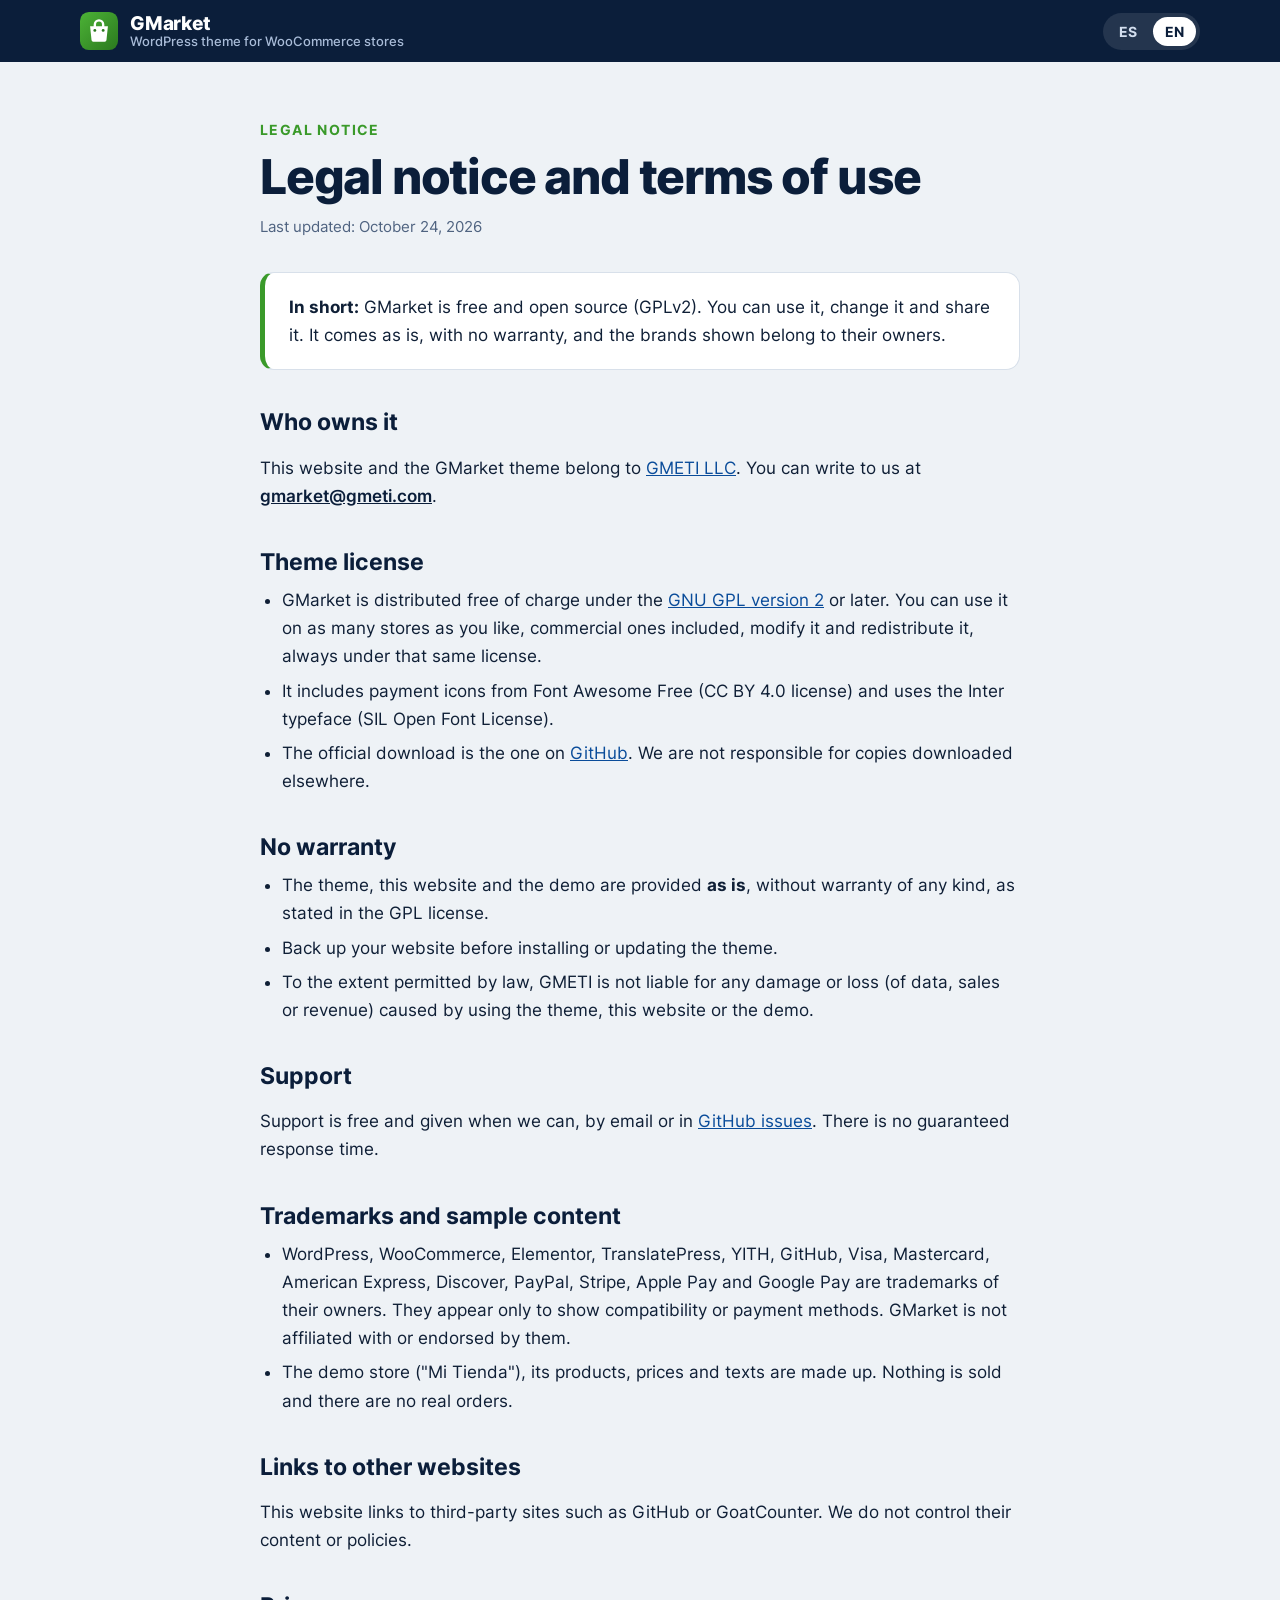
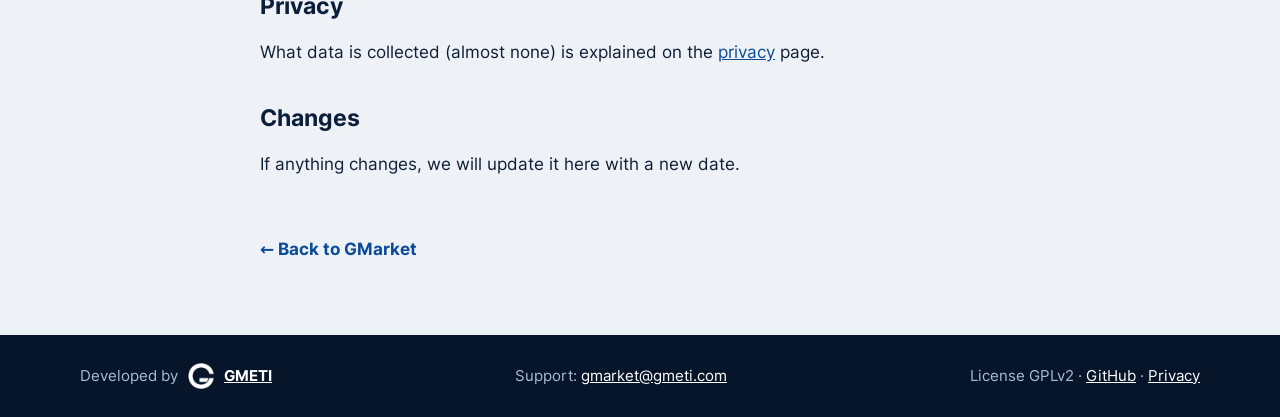
<file: docs/legal/index.html>
<!doctype html>
<html lang="es">
<head>
<meta charset="utf-8">
<meta name="viewport" content="width=device-width, initial-scale=1">
<title>Aviso legal · GMarket</title>
<meta name="description" content="Aviso legal y condiciones de uso de GMarket: titular, licencia GPL, garantía, soporte y marcas.">
<link rel="icon" href="../img/logo.svg" type="image/svg+xml">
<link rel="apple-touch-icon" href="../img/apple-touch-icon.png">
<meta name="theme-color" content="#0b1e3a">
<meta property="og:type" content="website">
<meta property="og:title" content="Aviso legal · GMarket">
<meta property="og:description" content="Aviso legal y condiciones de uso de GMarket: titular, licencia GPL, garantía, soporte y marcas.">
<meta property="og:image" content="https://wpdesigndev.github.io/gmarket/img/social-preview.png">
<meta property="og:url" content="https://wpdesigndev.github.io/gmarket/legal/">
<meta name="twitter:card" content="summary_large_image">
<link rel="preload" href="../fonts/inter-latin.woff2" as="font" type="font/woff2" crossorigin>
<link rel="stylesheet" href="../fonts/inter.css">
<style>
:root {
	--deep: #0b1e3a; --blue: #0a4c9a; --green: #3a9a2a; --yellow: #ffd23f;
	--ink: #0f1f36; --muted: #4f6380; --line: #d8e0ea; --bg: #eef2f6; --white: #ffffff;
	--font: "Inter", ui-sans-serif, system-ui, -apple-system, "Segoe UI", sans-serif;
}
* { box-sizing: border-box; }
body { margin: 0; background: var(--bg); color: var(--ink); font-family: var(--font); font-size: 17px; line-height: 1.65; }
a { color: var(--blue); }
a:focus-visible, button:focus-visible { outline: 3px solid var(--yellow); outline-offset: 3px; border-radius: 8px; }
.wrap { max-width: 1160px; margin: 0 auto; padding-inline: 20px; }
.top { background: var(--deep); color: var(--white); position: sticky; top: 0; z-index: 10; }
.top .wrap { display: flex; align-items: center; justify-content: space-between; gap: 16px; padding-block: 12px; }
.brand { display: flex; align-items: center; gap: 12px; color: var(--white); text-decoration: none; font-weight: 800; font-size: 19px; letter-spacing: -.01em; min-width: 0; }
.brand img { width: 38px; height: 38px; flex: none; }
.brand-txt { display: flex; flex-direction: column; line-height: 1.15; min-width: 0; }
.brand-tag { font-weight: 500; font-size: 12.5px; color: #a9bcd8; letter-spacing: 0; }
@media (max-width: 420px) { .brand-tag { font-size: 11px; } }
.lang { display: flex; gap: 4px; background: rgba(255,255,255,.1); border-radius: 999px; padding: 4px; flex: none; }
.lang button { border: 0; background: transparent; color: #d3deee; font: 700 14px var(--font); padding: 6px 12px; border-radius: 999px; cursor: pointer; }
.lang button[aria-pressed="true"] { background: var(--white); color: var(--deep); }
main { padding-block: 56px 72px; }
.doc { max-width: 760px; margin: 0 auto; scroll-margin-top: 100px; }
.eyebrow { font-weight: 700; font-size: 14px; letter-spacing: .1em; text-transform: uppercase; color: var(--green); margin: 0 0 10px; }
h1 { font-weight: 800; font-size: clamp(32px, 5vw, 48px); line-height: 1.08; letter-spacing: -.025em; color: var(--deep); margin: 0 0 12px; }
.date { color: var(--muted); font-size: 15px; margin: 0 0 32px; }
.sum { background: var(--white); border: 1px solid var(--line); border-left: 5px solid var(--green); border-radius: 14px; padding: 20px 24px; margin-bottom: 36px; }
.sum p { margin: 0; }
h2 { font-weight: 700; font-size: 23px; color: var(--deep); margin: 38px 0 10px; line-height: 1.25; }
ul { padding-left: 22px; margin: 10px 0; }
li { margin: 6px 0; }
.mail { font-weight: 600; color: var(--deep); }
.back { display: inline-block; margin-top: 40px; font-weight: 700; text-decoration: none; }
.back:hover { text-decoration: underline; }
[hidden] { display: none !important; }
footer { background: #07152a; color: #a9bcd8; font-size: 15px; }
footer .wrap { display: flex; flex-wrap: wrap; gap: 16px 32px; justify-content: space-between; align-items: center; padding-block: 28px; }
footer a { color: var(--white); }
.by { display: flex; align-items: center; gap: 10px; }
.by img { width: 26px; height: 26px; }
</style>
</head>
<body>

<header class="top">
	<div class="wrap">
		<a class="brand" href="../"><img src="../img/logo.svg" alt=""><span class="brand-txt"><span>GMarket</span><span class="brand-tag" data-es="Tema de WordPress para tiendas WooCommerce" data-en="WordPress theme for WooCommerce stores">Tema de WordPress para tiendas WooCommerce</span></span></a>
		<div class="lang" role="group" aria-label="Idioma / Language">
			<button type="button" id="b-es" aria-pressed="true" lang="es">ES</button>
			<button type="button" id="b-en" aria-pressed="false" lang="en">EN</button>
		</div>
	</div>
</header>

<main>
<div class="wrap">

<article class="doc" id="es" lang="es">
	<p class="eyebrow">Aviso legal</p>
	<h1>Aviso legal y condiciones de uso</h1>
	<p class="date">Última actualización: 24 de octubre de 2026</p>

	<div class="sum"><p><b>En resumen:</b> GMarket es gratis y de código abierto (GPLv2). Puedes usarlo, cambiarlo y compartirlo. Se ofrece tal cual, sin garantías, y las marcas que aparecen son de sus dueños.</p></div>

	<h2>Quién es el titular</h2>
	<p>Esta web y el tema GMarket son de <a href="https://gmeti.com" target="_blank" rel="noopener noreferrer">GMETI LLC</a>. Puedes escribirnos a <a class="mail" href="mailto:gmarket@gmeti.com">gmarket@gmeti.com</a>.</p>

	<h2>Licencia del tema</h2>
	<ul>
		<li>GMarket se distribuye gratis con la licencia <a href="https://www.gnu.org/licenses/old-licenses/gpl-2.0.html" target="_blank" rel="noopener noreferrer">GNU GPL versión 2</a> o posterior. Puedes usarlo en todas las tiendas que quieras, también comerciales, modificarlo y redistribuirlo, siempre con esa misma licencia.</li>
		<li>Incluye iconos de pago de Font Awesome Free (licencia CC BY 4.0) y usa la letra Inter (SIL Open Font License).</li>
		<li>La descarga oficial es la de <a href="https://github.com/wpdesigndev/gmarket/releases/latest" target="_blank" rel="noopener noreferrer">GitHub</a>. No respondemos de copias descargadas de otros sitios.</li>
	</ul>

	<h2>Sin garantía</h2>
	<ul>
		<li>El tema, esta web y la demo se ofrecen <b>tal cual</b>, sin garantías de ningún tipo, como indica la licencia GPL.</li>
		<li>Antes de instalar o actualizar el tema, haz una copia de seguridad de tu web.</li>
		<li>En la medida en que lo permita la ley, GMETI no responde de daños ni pérdidas (de datos, ventas o ingresos) causados por el uso del tema, de esta web o de la demo.</li>
	</ul>

	<h2>Soporte</h2>
	<p>El soporte es gratuito y lo damos cuando podemos, por correo o en los <a href="https://github.com/wpdesigndev/gmarket/issues" target="_blank" rel="noopener noreferrer">issues de GitHub</a>. No hay un plazo de respuesta garantizado.</p>

	<h2>Marcas y contenido de ejemplo</h2>
	<ul>
		<li>WordPress, WooCommerce, Elementor, TranslatePress, YITH, GitHub, Visa, Mastercard, American Express, Discover, PayPal, Stripe, Apple Pay y Google Pay son marcas de sus dueños. Aparecen solo para indicar compatibilidad o métodos de pago. GMarket no está afiliado a ellos ni cuenta con su respaldo.</li>
		<li>La tienda de la demo («Mi Tienda»), sus productos, precios y textos son inventados. No se vende nada y no hay pedidos reales.</li>
	</ul>

	<h2>Enlaces a otras webs</h2>
	<p>Esta web enlaza a sitios de terceros, como GitHub o GoatCounter. No controlamos su contenido ni sus políticas.</p>

	<h2>Privacidad</h2>
	<p>Qué datos se recogen (casi ninguno) está explicado en la página de <a href="../privacidad/">privacidad</a>.</p>

	<h2>Cambios</h2>
	<p>Si algo cambia, lo actualizaremos aquí con su nueva fecha.</p>

	<a class="back" href="../">← Volver a GMarket</a>
</article>

<article class="doc" id="en" lang="en" hidden>
	<p class="eyebrow">Legal notice</p>
	<h1>Legal notice and terms of use</h1>
	<p class="date">Last updated: October 24, 2026</p>

	<div class="sum"><p><b>In short:</b> GMarket is free and open source (GPLv2). You can use it, change it and share it. It comes as is, with no warranty, and the brands shown belong to their owners.</p></div>

	<h2>Who owns it</h2>
	<p>This website and the GMarket theme belong to <a href="https://gmeti.com" target="_blank" rel="noopener noreferrer">GMETI LLC</a>. You can write to us at <a class="mail" href="mailto:gmarket@gmeti.com">gmarket@gmeti.com</a>.</p>

	<h2>Theme license</h2>
	<ul>
		<li>GMarket is distributed free of charge under the <a href="https://www.gnu.org/licenses/old-licenses/gpl-2.0.html" target="_blank" rel="noopener noreferrer">GNU GPL version 2</a> or later. You can use it on as many stores as you like, commercial ones included, modify it and redistribute it, always under that same license.</li>
		<li>It includes payment icons from Font Awesome Free (CC BY 4.0 license) and uses the Inter typeface (SIL Open Font License).</li>
		<li>The official download is the one on <a href="https://github.com/wpdesigndev/gmarket/releases/latest" target="_blank" rel="noopener noreferrer">GitHub</a>. We are not responsible for copies downloaded elsewhere.</li>
	</ul>

	<h2>No warranty</h2>
	<ul>
		<li>The theme, this website and the demo are provided <b>as is</b>, without warranty of any kind, as stated in the GPL license.</li>
		<li>Back up your website before installing or updating the theme.</li>
		<li>To the extent permitted by law, GMETI is not liable for any damage or loss (of data, sales or revenue) caused by using the theme, this website or the demo.</li>
	</ul>

	<h2>Support</h2>
	<p>Support is free and given when we can, by email or in <a href="https://github.com/wpdesigndev/gmarket/issues" target="_blank" rel="noopener noreferrer">GitHub issues</a>. There is no guaranteed response time.</p>

	<h2>Trademarks and sample content</h2>
	<ul>
		<li>WordPress, WooCommerce, Elementor, TranslatePress, YITH, GitHub, Visa, Mastercard, American Express, Discover, PayPal, Stripe, Apple Pay and Google Pay are trademarks of their owners. They appear only to show compatibility or payment methods. GMarket is not affiliated with or endorsed by them.</li>
		<li>The demo store ("Mi Tienda"), its products, prices and texts are made up. Nothing is sold and there are no real orders.</li>
	</ul>

	<h2>Links to other websites</h2>
	<p>This website links to third-party sites such as GitHub or GoatCounter. We do not control their content or policies.</p>

	<h2>Privacy</h2>
	<p>What data is collected (almost none) is explained on the <a href="../privacidad/#en">privacy</a> page.</p>

	<h2>Changes</h2>
	<p>If anything changes, we will update it here with a new date.</p>

	<a class="back" href="../">← Back to GMarket</a>
</article>

</div>
</main>

<footer>
	<div class="wrap">
		<div class="by"><span data-es="Desarrollado por" data-en="Developed by">Desarrollado por</span> <img src="../img/gmeti-white.png" alt=""><a href="https://gmeti.com" target="_blank" rel="noopener noreferrer"><b>GMETI</b></a></div>
		<div><span data-es="Soporte:" data-en="Support:">Soporte:</span> <a href="mailto:gmarket@gmeti.com">gmarket@gmeti.com</a></div>
		<div><span data-es="Licencia" data-en="License">Licencia</span> GPLv2 · <a href="https://github.com/wpdesigndev/gmarket">GitHub</a> · <a href="../privacidad/" data-es="Privacidad" data-en="Privacy">Privacidad</a></div>
	</div>
</footer>

<script>
(function () {
	var es = document.getElementById('es'), en = document.getElementById('en');
	var bes = document.getElementById('b-es'), ben = document.getElementById('b-en');
	function set(l) {
		var isEn = l === 'en';
		en.hidden = !isEn; es.hidden = isEn;
		bes.setAttribute('aria-pressed', String(!isEn)); ben.setAttribute('aria-pressed', String(isEn));
		document.documentElement.lang = l;
		document.title = isEn ? 'Legal notice · GMarket' : 'Aviso legal · GMarket';
		document.querySelectorAll('[data-es]').forEach(function (n) { n.textContent = n.getAttribute(isEn ? 'data-en' : 'data-es'); });
		try { localStorage.setItem('gmk-lang', l); } catch (e) {}
	}
	bes.addEventListener('click', function () { set('es'); });
	ben.addEventListener('click', function () { set('en'); });
	var saved = (function () { try { return localStorage.getItem('gmk-lang'); } catch (e) { return null; } })();
	var nav = (navigator.language || '').toLowerCase();
	set(location.hash === '#en' ? 'en' : location.hash === '#es' ? 'es' : saved ? saved : (nav !== '' && nav.indexOf('es') !== 0 ? 'en' : 'es'));
})();
</script>
<script data-goatcounter="https://gmarket.goatcounter.com/count" async src="https://gc.zgo.at/count.js"></script>
</body>
</html>
</file>
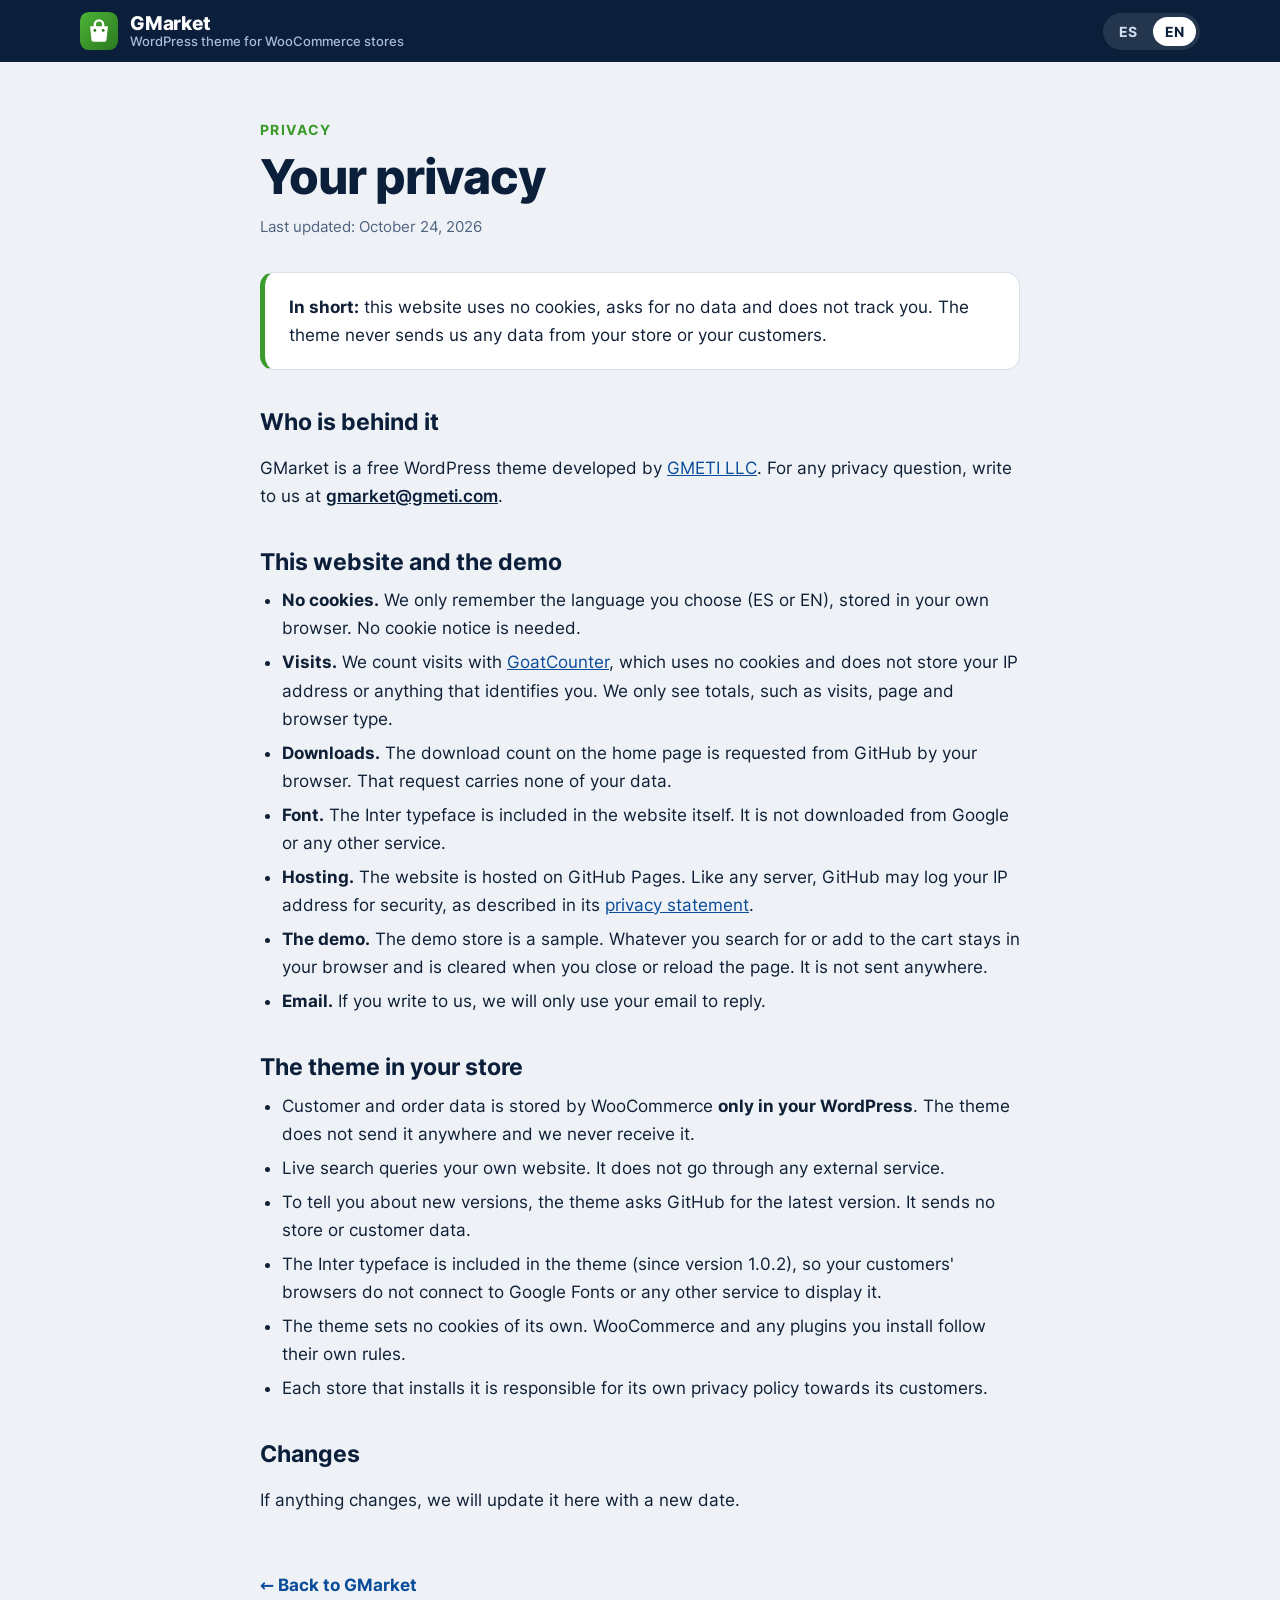
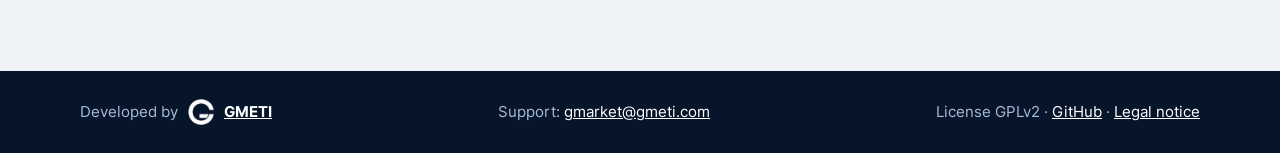
<file: docs/privacidad/index.html>
<!doctype html>
<html lang="es">
<head>
<meta charset="utf-8">
<meta name="viewport" content="width=device-width, initial-scale=1">
<title>Privacidad · GMarket</title>
<meta name="description" content="Qué datos recoge la web de GMarket y qué hace el tema con los datos de tu tienda.">
<link rel="icon" href="../img/logo.svg" type="image/svg+xml">
<link rel="apple-touch-icon" href="../img/apple-touch-icon.png">
<meta name="theme-color" content="#0b1e3a">
<meta property="og:type" content="website">
<meta property="og:title" content="Privacidad · GMarket">
<meta property="og:description" content="Qué datos recoge la web de GMarket y qué hace el tema con los datos de tu tienda.">
<meta property="og:image" content="https://wpdesigndev.github.io/gmarket/img/social-preview.png">
<meta property="og:url" content="https://wpdesigndev.github.io/gmarket/privacidad/">
<meta name="twitter:card" content="summary_large_image">
<link rel="preload" href="../fonts/inter-latin.woff2" as="font" type="font/woff2" crossorigin>
<link rel="stylesheet" href="../fonts/inter.css">
<style>
:root {
	--deep: #0b1e3a; --blue: #0a4c9a; --green: #3a9a2a; --yellow: #ffd23f;
	--ink: #0f1f36; --muted: #4f6380; --line: #d8e0ea; --bg: #eef2f6; --white: #ffffff;
	--font: "Inter", ui-sans-serif, system-ui, -apple-system, "Segoe UI", sans-serif;
}
* { box-sizing: border-box; }
body { margin: 0; background: var(--bg); color: var(--ink); font-family: var(--font); font-size: 17px; line-height: 1.65; }
a { color: var(--blue); }
a:focus-visible, button:focus-visible { outline: 3px solid var(--yellow); outline-offset: 3px; border-radius: 8px; }
.wrap { max-width: 1160px; margin: 0 auto; padding-inline: 20px; }
.top { background: var(--deep); color: var(--white); position: sticky; top: 0; z-index: 10; }
.top .wrap { display: flex; align-items: center; justify-content: space-between; gap: 16px; padding-block: 12px; }
.brand { display: flex; align-items: center; gap: 12px; color: var(--white); text-decoration: none; font-weight: 800; font-size: 19px; letter-spacing: -.01em; min-width: 0; }
.brand img { width: 38px; height: 38px; flex: none; }
.brand-txt { display: flex; flex-direction: column; line-height: 1.15; min-width: 0; }
.brand-tag { font-weight: 500; font-size: 12.5px; color: #a9bcd8; letter-spacing: 0; }
@media (max-width: 420px) { .brand-tag { font-size: 11px; } }
.lang { display: flex; gap: 4px; background: rgba(255,255,255,.1); border-radius: 999px; padding: 4px; flex: none; }
.lang button { border: 0; background: transparent; color: #d3deee; font: 700 14px var(--font); padding: 6px 12px; border-radius: 999px; cursor: pointer; }
.lang button[aria-pressed="true"] { background: var(--white); color: var(--deep); }
main { padding-block: 56px 72px; }
.doc { max-width: 760px; margin: 0 auto; scroll-margin-top: 100px; }
.eyebrow { font-weight: 700; font-size: 14px; letter-spacing: .1em; text-transform: uppercase; color: var(--green); margin: 0 0 10px; }
h1 { font-weight: 800; font-size: clamp(32px, 5vw, 48px); line-height: 1.08; letter-spacing: -.025em; color: var(--deep); margin: 0 0 12px; }
.date { color: var(--muted); font-size: 15px; margin: 0 0 32px; }
.sum { background: var(--white); border: 1px solid var(--line); border-left: 5px solid var(--green); border-radius: 14px; padding: 20px 24px; margin-bottom: 36px; }
.sum p { margin: 0; }
h2 { font-weight: 700; font-size: 23px; color: var(--deep); margin: 38px 0 10px; line-height: 1.25; }
ul { padding-left: 22px; margin: 10px 0; }
li { margin: 6px 0; }
.mail { font-weight: 600; color: var(--deep); }
.back { display: inline-block; margin-top: 40px; font-weight: 700; text-decoration: none; }
.back:hover { text-decoration: underline; }
[hidden] { display: none !important; }
footer { background: #07152a; color: #a9bcd8; font-size: 15px; }
footer .wrap { display: flex; flex-wrap: wrap; gap: 16px 32px; justify-content: space-between; align-items: center; padding-block: 28px; }
footer a { color: var(--white); }
.by { display: flex; align-items: center; gap: 10px; }
.by img { width: 26px; height: 26px; }
</style>
</head>
<body>

<header class="top">
	<div class="wrap">
		<a class="brand" href="../"><img src="../img/logo.svg" alt=""><span class="brand-txt"><span>GMarket</span><span class="brand-tag" data-es="Tema de WordPress para tiendas WooCommerce" data-en="WordPress theme for WooCommerce stores">Tema de WordPress para tiendas WooCommerce</span></span></a>
		<div class="lang" role="group" aria-label="Idioma / Language">
			<button type="button" id="b-es" aria-pressed="true" lang="es">ES</button>
			<button type="button" id="b-en" aria-pressed="false" lang="en">EN</button>
		</div>
	</div>
</header>

<main>
<div class="wrap">

<article class="doc" id="es" lang="es">
	<p class="eyebrow">Privacidad</p>
	<h1>Tu privacidad</h1>
	<p class="date">Última actualización: 24 de octubre de 2026</p>

	<div class="sum"><p><b>En resumen:</b> esta web no usa cookies, no te pide datos y no te rastrea. El tema no nos envía ningún dato de tu tienda ni de tus clientes.</p></div>

	<h2>Quién está detrás</h2>
	<p>GMarket es un tema gratuito de WordPress desarrollado por <a href="https://gmeti.com" target="_blank" rel="noopener noreferrer">GMETI LLC</a>. Para cualquier duda sobre privacidad, escríbenos a <a class="mail" href="mailto:gmarket@gmeti.com">gmarket@gmeti.com</a>.</p>

	<h2>Esta web y la demo</h2>
	<ul>
		<li><b>Sin cookies.</b> Solo recordamos el idioma que eliges (ES o EN), guardado en tu propio navegador. No hace falta ningún aviso de cookies.</li>
		<li><b>Visitas.</b> Contamos cuántas personas visitan la web con <a href="https://www.goatcounter.com/help/privacy" target="_blank" rel="noopener noreferrer">GoatCounter</a>, que no usa cookies ni guarda tu dirección IP ni datos que te identifiquen. Solo vemos totales, como el número de visitas, la página y el tipo de navegador.</li>
		<li><b>Descargas.</b> El número de descargas que ves en la portada se pide a GitHub desde tu navegador. Esa consulta no lleva datos tuyos.</li>
		<li><b>Letra.</b> La letra Inter va incluida en la propia web. No se descarga de Google ni de ningún otro servicio.</li>
		<li><b>Alojamiento.</b> La web está en GitHub Pages. Como cualquier servidor, GitHub puede registrar tu dirección IP por seguridad, según su <a href="https://docs.github.com/es/site-policy/privacy-policies/github-general-privacy-statement" target="_blank" rel="noopener noreferrer">declaración de privacidad</a>.</li>
		<li><b>La demo.</b> La tienda de la demo es de ejemplo. Lo que busques o pongas en el carrito se queda en tu navegador y se borra al cerrar o recargar la página. No se envía a ningún sitio.</li>
		<li><b>Correo.</b> Si nos escribes, usaremos tu correo solo para responderte.</li>
	</ul>

	<h2>El tema en tu tienda</h2>
	<ul>
		<li>Los datos de tus clientes y pedidos los guarda WooCommerce <b>solo en tu WordPress</b>. El tema no los envía a ningún sitio y nosotros no los recibimos.</li>
		<li>La búsqueda en vivo consulta tu propia web. No pasa por ningún servicio externo.</li>
		<li>Para avisarte de versiones nuevas, el tema pregunta a GitHub cuál es la última versión. No envía datos de la tienda ni de los clientes.</li>
		<li>La letra Inter va incluida en el tema (desde la versión 1.0.2), así que el navegador de tus clientes no se conecta a Google Fonts ni a ningún otro servicio para mostrarla.</li>
		<li>El tema no crea cookies propias. Las de WooCommerce y las de los plugins que instales siguen sus propias reglas.</li>
		<li>Cada tienda que lo instala es responsable de su propia política de privacidad ante sus clientes.</li>
	</ul>

	<h2>Cambios</h2>
	<p>Si algo cambia, lo actualizaremos aquí con su nueva fecha.</p>

	<a class="back" href="../">← Volver a GMarket</a>
</article>

<article class="doc" id="en" lang="en" hidden>
	<p class="eyebrow">Privacy</p>
	<h1>Your privacy</h1>
	<p class="date">Last updated: October 24, 2026</p>

	<div class="sum"><p><b>In short:</b> this website uses no cookies, asks for no data and does not track you. The theme never sends us any data from your store or your customers.</p></div>

	<h2>Who is behind it</h2>
	<p>GMarket is a free WordPress theme developed by <a href="https://gmeti.com" target="_blank" rel="noopener noreferrer">GMETI LLC</a>. For any privacy question, write to us at <a class="mail" href="mailto:gmarket@gmeti.com">gmarket@gmeti.com</a>.</p>

	<h2>This website and the demo</h2>
	<ul>
		<li><b>No cookies.</b> We only remember the language you choose (ES or EN), stored in your own browser. No cookie notice is needed.</li>
		<li><b>Visits.</b> We count visits with <a href="https://www.goatcounter.com/help/privacy" target="_blank" rel="noopener noreferrer">GoatCounter</a>, which uses no cookies and does not store your IP address or anything that identifies you. We only see totals, such as visits, page and browser type.</li>
		<li><b>Downloads.</b> The download count on the home page is requested from GitHub by your browser. That request carries none of your data.</li>
		<li><b>Font.</b> The Inter typeface is included in the website itself. It is not downloaded from Google or any other service.</li>
		<li><b>Hosting.</b> The website is hosted on GitHub Pages. Like any server, GitHub may log your IP address for security, as described in its <a href="https://docs.github.com/en/site-policy/privacy-policies/github-general-privacy-statement" target="_blank" rel="noopener noreferrer">privacy statement</a>.</li>
		<li><b>The demo.</b> The demo store is a sample. Whatever you search for or add to the cart stays in your browser and is cleared when you close or reload the page. It is not sent anywhere.</li>
		<li><b>Email.</b> If you write to us, we will only use your email to reply.</li>
	</ul>

	<h2>The theme in your store</h2>
	<ul>
		<li>Customer and order data is stored by WooCommerce <b>only in your WordPress</b>. The theme does not send it anywhere and we never receive it.</li>
		<li>Live search queries your own website. It does not go through any external service.</li>
		<li>To tell you about new versions, the theme asks GitHub for the latest version. It sends no store or customer data.</li>
		<li>The Inter typeface is included in the theme (since version 1.0.2), so your customers' browsers do not connect to Google Fonts or any other service to display it.</li>
		<li>The theme sets no cookies of its own. WooCommerce and any plugins you install follow their own rules.</li>
		<li>Each store that installs it is responsible for its own privacy policy towards its customers.</li>
	</ul>

	<h2>Changes</h2>
	<p>If anything changes, we will update it here with a new date.</p>

	<a class="back" href="../">← Back to GMarket</a>
</article>

</div>
</main>

<footer>
	<div class="wrap">
		<div class="by"><span data-es="Desarrollado por" data-en="Developed by">Desarrollado por</span> <img src="../img/gmeti-white.png" alt=""><a href="https://gmeti.com" target="_blank" rel="noopener noreferrer"><b>GMETI</b></a></div>
		<div><span data-es="Soporte:" data-en="Support:">Soporte:</span> <a href="mailto:gmarket@gmeti.com">gmarket@gmeti.com</a></div>
		<div><span data-es="Licencia" data-en="License">Licencia</span> GPLv2 · <a href="https://github.com/wpdesigndev/gmarket">GitHub</a> · <a href="../legal/" data-es="Aviso legal" data-en="Legal notice">Aviso legal</a></div>
	</div>
</footer>

<script>
(function () {
	var es = document.getElementById('es'), en = document.getElementById('en');
	var bes = document.getElementById('b-es'), ben = document.getElementById('b-en');
	function set(l) {
		var isEn = l === 'en';
		en.hidden = !isEn; es.hidden = isEn;
		bes.setAttribute('aria-pressed', String(!isEn)); ben.setAttribute('aria-pressed', String(isEn));
		document.documentElement.lang = l;
		document.title = isEn ? 'Privacy · GMarket' : 'Privacidad · GMarket';
		document.querySelectorAll('[data-es]').forEach(function (n) { n.textContent = n.getAttribute(isEn ? 'data-en' : 'data-es'); });
		try { localStorage.setItem('gmk-lang', l); } catch (e) {}
	}
	bes.addEventListener('click', function () { set('es'); });
	ben.addEventListener('click', function () { set('en'); });
	var saved = (function () { try { return localStorage.getItem('gmk-lang'); } catch (e) { return null; } })();
	var nav = (navigator.language || '').toLowerCase();
	set(location.hash === '#en' ? 'en' : location.hash === '#es' ? 'es' : saved ? saved : (nav !== '' && nav.indexOf('es') !== 0 ? 'en' : 'es'));
})();
</script>
<script data-goatcounter="https://gmarket.goatcounter.com/count" async src="https://gc.zgo.at/count.js"></script>
</body>
</html>
</file>
<file: docs/fonts/inter.css>
/* Letra Inter incluida en la web (SIL OFL, ver OFL.txt): no se conecta a Google Fonts */
@font-face {
	font-family: "Inter";
	font-style: normal;
	font-weight: 100 900;
	font-display: swap;
	src: url("inter-latin-ext.woff2") format("woff2");
	unicode-range: U+0100-02AF, U+0304, U+0308, U+0329, U+1E00-1E9F, U+1EF2-1EFF, U+2020, U+20A0-20AB, U+20AD-20CF, U+2113, U+2C60-2C7F, U+A720-A7FF;
}
@font-face {
	font-family: "Inter";
	font-style: normal;
	font-weight: 100 900;
	font-display: swap;
	src: url("inter-latin.woff2") format("woff2");
	unicode-range: U+0000-00FF, U+0131, U+0152-0153, U+02BB-02BC, U+02C6, U+02DA, U+02DC, U+0304, U+0308, U+0329, U+2000-206F, U+2074, U+20AC, U+2122, U+2191, U+2193, U+2212, U+2215, U+FEFF, U+FFFD;
}
</file>
<file: docs/demo/gmarket.css>
/* ==========================================================================
   GMarket — estilos del tema (desarrollado por GMETI)
   Puntos de corte: escritorio > 1200px · tableta 768–1199px · móvil < 768px
   ========================================================================== */

/* Letra Inter incluida en el tema (SIL OFL, ver fonts/OFL.txt): no se conecta a Google Fonts */
@font-face {
	font-family: "Inter";
	font-style: normal;
	font-weight: 100 900;
	font-display: swap;
	src: url("../fonts/inter-latin-ext.woff2") format("woff2");
	unicode-range: U+0100-02AF, U+0304, U+0308, U+0329, U+1E00-1E9F, U+1EF2-1EFF, U+2020, U+20A0-20AB, U+20AD-20CF, U+2113, U+2C60-2C7F, U+A720-A7FF;
}
@font-face {
	font-family: "Inter";
	font-style: normal;
	font-weight: 100 900;
	font-display: swap;
	src: url("../fonts/inter-latin.woff2") format("woff2");
	unicode-range: U+0000-00FF, U+0131, U+0152-0153, U+02BB-02BC, U+02C6, U+02DA, U+02DC, U+0304, U+0308, U+0329, U+2000-206F, U+2074, U+20AC, U+2122, U+2191, U+2193, U+2212, U+2215, U+FEFF, U+FFFD;
}

:root {
	--gmk-blue: #0a4c9a;
	--gmk-blue-dark: #062f63;
	--gmk-blue-deep: #0b1e3a;
	--gmk-blue-light: #0b74c8;
	--gmk-green: #3a9a2a;
	--gmk-green-dark: #2b7a1f;
	--gmk-green-light: #6cb52a;
	--gmk-yellow: #ffd23f;
	--gmk-yellow-dark: #f5c518;
	--gmk-orange: #f08c00;
	--gmk-red: #c7362b;
	--gmk-ink: #0f1111;
	--gmk-text: #333b45;
	--gmk-muted: #5f6b78;
	--gmk-line: #dde3ea;
	--gmk-bg: #eef2f6;
	--gmk-card: #ffffff;
	--gmk-radius: 10px;
	--gmk-shadow: 0 1px 2px rgba(15, 17, 17, .06), 0 4px 14px rgba(15, 17, 17, .06);
	--gmk-max: 1500px;
	--gmk-gutter: 24px;
}

*, *::before, *::after { box-sizing: border-box; }
html { scroll-behavior: smooth; }
body {
	margin: 0;
	font-family: "Inter", system-ui, -apple-system, "Segoe UI", Roboto, Arial, sans-serif;
	font-size: 15px;
	line-height: 1.55;
	color: var(--gmk-text);
	background: var(--gmk-bg);
	-webkit-font-smoothing: antialiased;
	overflow-x: clip;
}
body.gmk-lock { overflow: hidden; }
img { max-width: 100%; height: auto; }
a { color: var(--gmk-blue-light); text-decoration: none; }
a:hover { color: var(--gmk-blue); text-decoration: underline; }
h1, h2, h3, h4 { color: var(--gmk-ink); line-height: 1.25; margin: 0 0 .6em; }
h1 { font-size: clamp(1.5rem, 2.6vw, 2rem); }
.screen-reader-text { position: absolute !important; width: 1px; height: 1px; overflow: hidden; clip: rect(1px, 1px, 1px, 1px); white-space: nowrap; }
.skip-link:focus { position: fixed !important; z-index: 1000; top: 8px; left: 8px; width: auto; height: auto; clip: auto; padding: 10px 14px; background: #fff; }
.gmk-icon { width: 22px; height: 22px; flex: none; }
.gmk-container { max-width: var(--gmk-max); margin: 0 auto; padding: 0 var(--gmk-gutter); }

/* Botones ------------------------------------------------------------------ */
.gmk-btn,
.woocommerce a.button, .woocommerce button.button, .woocommerce input.button,
.woocommerce #respond input#submit, .woocommerce a.button.alt, .woocommerce button.button.alt,
.woocommerce-page .button, .wp-element-button {
	display: inline-flex; align-items: center; justify-content: center; gap: 8px;
	padding: 11px 22px;
	border: 0; border-radius: 999px;
	background: var(--gmk-green);
	color: #fff !important;
	font-family: inherit; font-size: 15px; font-weight: 600; line-height: 1.2;
	text-decoration: none !important;
	cursor: pointer;
	transition: background .15s, transform .15s;
}
.gmk-btn:hover,
.woocommerce a.button:hover, .woocommerce button.button:hover, .woocommerce input.button:hover,
.woocommerce a.button.alt:hover, .woocommerce button.button.alt:hover { background: var(--gmk-green-dark); color: #fff; }
.woocommerce button.button.alt.disabled, .woocommerce button.button:disabled { background: #9aa6b2; }
.gmk-btn--ghost { background: #fff; color: var(--gmk-ink) !important; border: 1px solid var(--gmk-line); }
.gmk-btn--ghost:hover { background: #f5f7fa; color: var(--gmk-ink); }
.gmk-btn--small { padding: 8px 14px; font-size: 14px; }

/* Botones de Elementor: sin pasar a blanco al hacer hover */
.elementor-widget-button .elementor-button { transition: filter .15s, transform .15s, box-shadow .15s; }
.elementor-widget-button .elementor-button:hover,
.elementor-widget-button .elementor-button:focus { filter: brightness(.92); transform: translateY(-1px); box-shadow: 0 6px 16px rgba(0, 0, 0, .18); }

/* Cabecera ---------------------------------------------------------------- */
.gmk-header { position: sticky; top: 0; z-index: 50; background: #fff; box-shadow: 0 1px 0 var(--gmk-line); }
.admin-bar .gmk-header { top: 32px; }
.gmk-header__main {
	max-width: var(--gmk-max); margin: 0 auto;
	display: flex; align-items: center; gap: 16px;
	padding: 10px var(--gmk-gutter);
}
.gmk-header__burger { display: none; background: none; border: 0; padding: 6px; color: var(--gmk-ink); cursor: pointer; }
.gmk-logo { flex: none; }
.gmk-logo img, .gmk-logo .custom-logo { display: block; max-height: 58px; width: auto; }
.gmk-logo__text { font-weight: 800; font-size: 22px; color: var(--gmk-blue); }
.gmk-deliver, .gmk-hlink, .gmk-cart {
	display: flex; align-items: center; gap: 6px;
	padding: 6px 8px; border-radius: 8px;
	color: var(--gmk-ink); line-height: 1.15; white-space: nowrap;
	border: 1px solid transparent;
}
.gmk-deliver:hover, .gmk-hlink:hover, .gmk-cart:hover { border-color: var(--gmk-line); text-decoration: none; color: var(--gmk-ink); background: #f7f9fb; }
.gmk-deliver small, .gmk-hlink small { display: block; font-size: 12px; color: var(--gmk-muted); }
.gmk-deliver strong, .gmk-hlink strong { display: block; font-size: 14px; }
.gmk-deliver .gmk-icon { color: var(--gmk-green); }
.gmk-header__search { flex: 1; min-width: 0; }

.gmk-search { position: relative; display: flex; height: 44px; border-radius: 10px; background: #fff; box-shadow: 0 0 0 2px var(--gmk-blue); }
.gmk-search:focus-within { box-shadow: 0 0 0 3px var(--gmk-green); }
.gmk-search__cat {
	flex: none; max-width: 170px; padding: 0 34px 0 14px;
	border: 0; border-right: 1px solid var(--gmk-line); border-radius: 10px 0 0 10px;
	background: #f2f4f7 url("data:image/svg+xml,%3Csvg xmlns='http://www.w3.org/2000/svg' width='12' height='12' viewBox='0 0 24 24' fill='none' stroke='%23333b45' stroke-width='3' stroke-linecap='round' stroke-linejoin='round'%3E%3Cpath d='M6 9l6 6 6-6'/%3E%3C/svg%3E") no-repeat right 14px center;
	-webkit-appearance: none; appearance: none;
	color: var(--gmk-text); font: inherit; font-size: 13px; cursor: pointer;
	text-overflow: ellipsis;
}
.gmk-search__input { flex: 1; min-width: 0; padding: 0 14px; border: 0; font: inherit; font-size: 15px; outline: none; background: transparent; }
.gmk-search__btn { flex: none; width: 54px; border: 0; border-radius: 0 10px 10px 0; background: var(--gmk-green); color: #fff; cursor: pointer; display: grid; place-items: center; }
.gmk-search__btn:hover { background: var(--gmk-green-dark); }

.gmk-suggest {
	position: absolute; top: calc(100% + 6px); left: 0; right: 0; z-index: 60;
	background: #fff; border-radius: 10px; box-shadow: 0 10px 30px rgba(0, 0, 0, .18);
	max-height: 70vh; overflow: auto; padding: 6px;
}
.gmk-suggest a { display: flex; align-items: center; gap: 12px; padding: 8px 10px; border-radius: 8px; color: var(--gmk-ink); }
.gmk-suggest a:hover, .gmk-suggest a.is-active { background: color-mix(in srgb, var(--gmk-blue) 7%, #fff); text-decoration: none; }
.gmk-suggest__item img, .gmk-suggest__item > span:first-child { width: 46px; height: 46px; object-fit: contain; flex: none; background: #fff; }
.gmk-suggest__item > span { flex: 1; min-width: 0; }
.gmk-suggest__item strong { display: block; font-weight: 600; font-size: 14px; overflow: hidden; text-overflow: ellipsis; white-space: nowrap; }
.gmk-suggest__item small { color: var(--gmk-muted); }
.gmk-suggest__item em { font-style: normal; font-weight: 700; color: var(--gmk-ink); }
.gmk-suggest__cat { font-size: 14px; }
.gmk-suggest__none { margin: 0; padding: 12px; color: var(--gmk-muted); }
.gmk-suggest__all { width: 100%; margin-top: 4px; padding: 10px; border: 0; border-radius: 8px; background: #f2f4f7; font: inherit; font-weight: 600; color: var(--gmk-blue); cursor: pointer; }

/* Selector de idioma ES | EN */
.gmk-lang { display: inline-flex; flex: none; padding: 3px; border: 1px solid #e2e8f0; border-radius: 999px; background: #f5f7fb; }
.gmk-lang a {
	padding: 5px 9px; border-radius: 999px;
	color: #64748b; font-size: 12.5px; font-weight: 700; letter-spacing: .5px; line-height: 1.2;
	transition: background .15s, color .15s;
}
.gmk-lang a:hover { color: var(--gmk-ink); text-decoration: none; }
.gmk-lang a.on { background: #fff; color: #0f172a; box-shadow: 0 1px 3px rgba(15, 23, 42, .15); }

.gmk-cart { position: relative; font-weight: 700; }
.gmk-cart__icon { position: relative; display: inline-flex; }
.gmk-cart__icon .gmk-icon { width: 32px; height: 32px; }
.gmk-cart__count {
	position: absolute; top: -6px; right: -8px;
	min-width: 20px; height: 20px; padding: 0 5px; border-radius: 10px;
	background: var(--gmk-green); color: #fff; font-size: 12px; line-height: 20px; text-align: center;
}

/* Barra de categorías */
.gmk-nav {
	display: flex; align-items: center; gap: 6px;
	padding: 4px max(var(--gmk-gutter), calc((100% - var(--gmk-max)) / 2 + var(--gmk-gutter)));
	min-height: 44px;
	background: var(--gmk-blue-deep); color: #fff;
}
.gmk-nav > * { flex: none; }
.gmk-nav__all { display: inline-flex; align-items: center; gap: 6px; padding: 8px 14px; border: 1px solid transparent; border-radius: 6px; background: none; color: #fff; font-family: inherit; font-size: 14px; font-weight: 700; cursor: pointer; }
.gmk-nav__all .gmk-icon { width: 18px; height: 18px; }
.gmk-nav__list { display: flex; flex-wrap: wrap; gap: 2px 4px; margin: 0; padding: 0; list-style: none; flex: 1 1 auto !important; min-width: 0; }
.gmk-nav__list a { display: block; padding: 8px 14px; border: 1px solid transparent; border-radius: 6px; color: #fff; font-size: 14px; white-space: nowrap; }
.gmk-nav__list a:hover, .gmk-nav__all:hover { border-color: rgba(255, 255, 255, .7); text-decoration: none; color: #fff; }
.gmk-nav__list .current-menu-item a { background: rgba(255, 255, 255, .12); }
.gmk-nav__promo { margin-left: auto; display: inline-flex; align-items: center; gap: 6px; padding-left: 16px; font-size: 13px; font-weight: 600; color: color-mix(in srgb, var(--gmk-green-light) 55%, #fff); white-space: nowrap; }
.gmk-nav__promo .gmk-icon { width: 18px; height: 18px; }

/* Menú lateral */
.gmk-drawer { position: fixed; inset: 0; z-index: 200; }
.gmk-drawer[hidden] { display: none; }
.gmk-drawer__overlay { position: absolute; inset: 0; background: rgba(0, 0, 0, .55); }
.gmk-drawer__panel { position: absolute; top: 0; bottom: 0; left: 0; width: min(360px, 86vw); background: #fff; display: flex; flex-direction: column; animation: gmkSlide .2s ease-out; }
@keyframes gmkSlide { from { transform: translateX(-100%); } to { transform: none; } }
.gmk-drawer__head { display: flex; align-items: center; gap: 10px; padding: 16px 20px; background: var(--gmk-blue-deep); color: #fff; font-weight: 700; font-size: 18px; }
.gmk-drawer__head a { color: #fff; }
.gmk-drawer__close { margin-left: auto; background: none; border: 0; color: #fff; cursor: pointer; }
.gmk-drawer__body { overflow: auto; padding: 8px 0 24px; }
.gmk-drawer__body h4 { margin: 16px 20px 6px; font-size: 17px; }
.gmk-drawer__body ul { list-style: none; margin: 0 0 8px; padding: 0 0 8px; border-bottom: 1px solid var(--gmk-line); }
.gmk-drawer__body li a { display: flex; justify-content: space-between; align-items: center; padding: 11px 20px; color: var(--gmk-ink); }
.gmk-drawer__body li a:hover { background: #f2f4f7; text-decoration: none; }
.gmk-drawer__body .gmk-icon { width: 16px; height: 16px; color: var(--gmk-muted); }
.gmk-drawer__lang { padding: 16px 20px; }

/* Contenido general --------------------------------------------------------- */
.gmk-main { min-height: 50vh; }
.gmk-page { padding-top: 20px; padding-bottom: 48px; }
.gmk-page__head h1 { margin: 6px 0 18px; }
.gmk-page--text .gmk-content,
.gmk-page--wc .gmk-content {
	padding: clamp(20px, 4vw, 44px);
	background: #fff; border-radius: var(--gmk-radius); box-shadow: var(--gmk-shadow);
}
.gmk-page--text .gmk-content { font-size: 16px; }
.gmk-content h2 { margin-top: 1.4em; font-size: 1.35rem; }
.gmk-content h3 { margin-top: 1.2em; font-size: 1.1rem; }
.gmk-content ul, .gmk-content ol { padding-left: 1.3em; }
.gmk-content li { margin-bottom: .35em; }
.gmk-content details { max-width: none; border: 1px solid var(--gmk-line); border-radius: 8px; padding: 14px 18px; margin-bottom: 10px; background: #fafbfc; }
.gmk-content summary { font-weight: 600; color: var(--gmk-ink); cursor: pointer; }
.gmk-content details[open] summary { margin-bottom: 8px; }
.gmk-note { padding: 14px 18px; border-left: 4px solid var(--gmk-green); background: color-mix(in srgb, var(--gmk-green) 8%, #fff); border-radius: 6px; }
.gmk-email { font-weight: 700; font-size: 1.1em; }
.gmk-breadcrumb, .woocommerce .woocommerce-breadcrumb { margin: 0 0 14px; font-size: 13px; color: var(--gmk-muted); }
.gmk-breadcrumb .sep { margin: 0 6px; }
.gmk-breadcrumb a { color: var(--gmk-muted); }
.gmk-404 { padding: 80px 20px; text-align: center; }
.gmk-posts { display: grid; grid-template-columns: repeat(auto-fill, minmax(280px, 1fr)); gap: 20px; }
.gmk-post-card { background: #fff; border-radius: var(--gmk-radius); padding: 18px; box-shadow: var(--gmk-shadow); }

/* Elementor: secciones de pasos en rejilla (4 → 2 → 1) */
.gmk-steps.e-con, .gmk-steps > .e-con-inner { display: grid !important; grid-template-columns: repeat(4, minmax(0, 1fr)); gap: 24px; }
.gmk-steps > .e-con-inner { width: 100%; }

/* Tienda: filtros + resultados ---------------------------------------------- */
.gmk-shop { padding-top: 16px; padding-bottom: 48px; }
.gmk-shop__layout { display: grid; grid-template-columns: 280px minmax(0, 1fr); gap: 28px; align-items: start; }
.gmk-shop__filters {
	position: sticky; top: 130px; max-height: calc(100vh - 150px); overflow: auto;
	padding: 20px 22px; background: #fff; border-radius: var(--gmk-radius); box-shadow: var(--gmk-shadow);
	scrollbar-width: thin;
}
.admin-bar .gmk-shop__filters { top: 162px; }
.gmk-shop__filters-head { display: none; }
.gmk-shop__filters-open { display: none; margin-bottom: 12px; }
.gmk-filter { padding: 16px 0; border-bottom: 1px solid var(--gmk-line); }
.gmk-filter:first-of-type { padding-top: 0; }
.gmk-filter:last-of-type { border-bottom: 0; padding-bottom: 0; }
.gmk-filter__title { margin: 0 0 10px; font-size: 15px; font-weight: 700; }
.gmk-filter ul { list-style: none; margin: 0; padding: 0; }
.gmk-filter__cats a { display: block; padding: 4px 0; color: var(--gmk-text); font-size: 14px; }
.gmk-filter__cats a span { color: var(--gmk-muted); font-size: 12px; }
.gmk-filter__cats a.is-active { font-weight: 700; color: var(--gmk-ink); }
.gmk-check { display: flex; align-items: center; gap: 10px; padding: 5px 0; color: var(--gmk-text); font-size: 14px; }
.gmk-check:hover { text-decoration: none; color: var(--gmk-blue); }
.gmk-check__box { width: 18px; height: 18px; flex: none; border: 1.5px solid #8d99a6; border-radius: 4px; background: #fff; display: grid; place-items: center; }
.gmk-check.is-active .gmk-check__box { background: var(--gmk-blue-light); border-color: var(--gmk-blue-light); }
.gmk-check.is-active .gmk-check__box::after { content: ""; width: 9px; height: 5px; border: 2px solid #fff; border-top: 0; border-right: 0; transform: rotate(-45deg) translate(1px, -1px); }
.gmk-check.is-active { font-weight: 600; color: var(--gmk-ink); }
.gmk-check__label { flex: 1; }
.gmk-check__count { color: var(--gmk-muted); font-size: 12px; }
.gmk-price-form { display: flex; gap: 8px; margin-top: 12px; }
.gmk-price-form label { flex: 1; min-width: 0; }
.gmk-price-form input { width: 100%; padding: 8px 10px; border: 1px solid #c3ccd6; border-radius: 999px; font: inherit; font-size: 13px; }
.gmk-filter .search-form, .gmk-filter form[role="search"] { display: flex; gap: 6px; }
.gmk-filter input[type="search"] { flex: 1; min-width: 0; padding: 9px 14px; border: 1px solid #c3ccd6; border-radius: 999px; font: inherit; }

.gmk-chips { display: flex; flex-wrap: wrap; align-items: center; gap: 8px; margin-bottom: 14px; }
.gmk-chip { display: inline-flex; align-items: center; gap: 4px; padding: 5px 8px 5px 12px; border-radius: 999px; background: #fff; border: 1px solid var(--gmk-line); color: var(--gmk-ink); font-size: 13px; }
.gmk-chip .gmk-icon { width: 14px; height: 14px; }
.gmk-chip:hover { border-color: var(--gmk-red); color: var(--gmk-red); text-decoration: none; }
.gmk-chips__clear { font-size: 13px; }

.gmk-shop__results .woocommerce-products-header__title, .gmk-shop__results .page-title { margin: 0 0 4px; font-size: 1.6rem; }
.gmk-shop__results .term-description { color: var(--gmk-muted); margin-bottom: 8px; }
.gmk-shop__results .term-description p { margin: 0 0 6px; }
.woocommerce .woocommerce-result-count { margin: 6px 0 14px; color: var(--gmk-muted); font-size: 14px; }
.woocommerce .woocommerce-ordering { margin: 0 0 14px; }
.woocommerce .woocommerce-ordering select, .woocommerce select, .woocommerce form .form-row select {
	padding: 8px 12px; border: 1px solid #c3ccd6; border-radius: 8px; background-color: #f7f9fb; font: inherit; font-size: 14px;
}

/* Tarjetas de producto: todas del mismo tamaño */
.woocommerce ul.products, .woocommerce-page ul.products {
	display: grid !important; grid-template-columns: repeat(auto-fill, minmax(220px, 1fr)); grid-auto-rows: 1fr; gap: 18px;
	margin: 0 0 24px !important; padding: 0;
}
.woocommerce ul.products::before, .woocommerce ul.products::after { display: none !important; }
.woocommerce ul.products li.product, .woocommerce-page ul.products li.product {
	position: relative; float: none !important; width: auto !important; margin: 0 !important; min-width: 0;
	display: flex; flex-direction: column; height: 100%;
	padding: 16px; background: #fff; border-radius: var(--gmk-radius); box-shadow: var(--gmk-shadow);
	transition: box-shadow .2s, transform .2s;
}
.woocommerce ul.products li.product:hover { box-shadow: 0 8px 24px color-mix(in srgb, var(--gmk-blue) 14%, transparent); transform: translateY(-2px); }
.woocommerce ul.products li.product a.woocommerce-LoopProduct-link { display: flex; flex-direction: column; flex: 1; color: var(--gmk-ink); text-decoration: none; }
.woocommerce ul.products li.product a img { width: 100%; aspect-ratio: 1; object-fit: contain; margin: 0 0 12px; border-radius: 6px; background: #fff; }
.gmk-card__cat { display: block; font-size: 12px; color: var(--gmk-green-dark); font-weight: 600; text-transform: uppercase; letter-spacing: .03em; margin-bottom: 4px; white-space: nowrap; overflow: hidden; text-overflow: ellipsis; }
.woocommerce ul.products li.product .woocommerce-loop-product__title {
	padding: 0; margin: 0 0 8px; font-size: 15px; font-weight: 500; line-height: 1.35; color: var(--gmk-ink);
	height: calc(1.35em * 3); display: -webkit-box; -webkit-line-clamp: 3; -webkit-box-orient: vertical; overflow: hidden;
}
.woocommerce ul.products li.product a:hover .woocommerce-loop-product__title { color: var(--gmk-orange); }
.woocommerce ul.products li.product .price { margin: 0 0 4px; color: var(--gmk-ink); font-size: 21px; font-weight: 700; }
.woocommerce ul.products li.product .price del { font-size: 13px; font-weight: 400; color: var(--gmk-muted); opacity: 1; }
.woocommerce ul.products li.product .price ins { text-decoration: none; color: var(--gmk-red); }
.woocommerce ul.products li.product .star-rating { margin: 0 0 6px; font-size: 13px; }
.gmk-card__ship { display: flex; align-items: center; gap: 5px; margin-top: auto; margin-bottom: 12px; font-size: 13px; color: var(--gmk-muted); }
.gmk-card__ship .gmk-icon { width: 16px; height: 16px; color: var(--gmk-green); }
.woocommerce ul.products li.product .button {
	align-self: center; width: auto; max-width: 100%; margin: 0; padding: 9px 22px;
	font-size: 14px; background: var(--gmk-yellow); color: var(--gmk-ink) !important; white-space: nowrap;
}
.woocommerce ul.products li.product .button:hover { background: var(--gmk-yellow-dark); }
.woocommerce ul.products li.product .added_to_cart { display: block; margin-top: 6px; text-align: center; font-size: 13px; }
.woocommerce span.onsale, .gmk-row .onsale {
	position: absolute; top: 12px; left: 12px; right: auto; z-index: 2;
	min-width: 0; min-height: 0; margin: 0; padding: 3px 9px; border-radius: 4px;
	background: var(--gmk-red); color: #fff; font-size: 12px; font-weight: 700; line-height: 1.5;
}
.gmk-badge { position: absolute; top: 12px; right: 12px; z-index: 2; padding: 3px 8px; border-radius: 4px; font-size: 11px; font-weight: 700; }

/* Lista de deseos dentro de la tarjeta */
.woocommerce ul.products li.product .yith-add-to-wishlist-button-block,
.woocommerce ul.products li.product .yith-wcwl-add-to-wishlist { width: 100%; max-width: 100%; margin: 10px 0 0; text-align: center; }
.woocommerce ul.products li.product .yith-wcwl-add-to-wishlist-button,
.woocommerce ul.products li.product .yith-wcwl-add-to-wishlist a {
	display: inline-flex !important; align-items: center; justify-content: center; gap: 6px;
	max-width: 100%; padding: 4px 6px !important; margin: 0 auto;
	background: none !important; border: 0 !important; box-shadow: none !important;
	color: var(--gmk-muted) !important; font-size: 13px !important; font-weight: 500; line-height: 1.3;
	white-space: normal; text-align: center;
}
.woocommerce ul.products li.product .yith-wcwl-add-to-wishlist-button:hover { color: var(--gmk-red) !important; }
.woocommerce ul.products li.product .yith-wcwl-add-to-wishlist-button svg,
.woocommerce ul.products li.product .yith-wcwl-add-to-wishlist-button .yith-wcwl-icon { width: 16px; height: 16px; flex: none; color: inherit; }

.woocommerce nav.woocommerce-pagination ul { border: 0; display: flex; justify-content: center; gap: 6px; }
.woocommerce nav.woocommerce-pagination ul li { border: 0; }
.woocommerce nav.woocommerce-pagination ul li a, .woocommerce nav.woocommerce-pagination ul li span { padding: 9px 14px; border-radius: 8px; background: #fff; border: 1px solid var(--gmk-line); }
.woocommerce nav.woocommerce-pagination ul li span.current { background: var(--gmk-blue); color: #fff; border-color: var(--gmk-blue); }

/* Ficha de producto ------------------------------------------------------- */
.gmk-product-page { padding-top: 16px; padding-bottom: 48px; }
.gmk-product-page div.product {
	display: grid; grid-template-columns: minmax(0, 1fr) minmax(0, 1fr); gap: 32px;
	padding: clamp(16px, 3vw, 32px); background: #fff; border-radius: var(--gmk-radius); box-shadow: var(--gmk-shadow);
}
.gmk-product-page div.product > * { grid-column: 1 / -1; }
.gmk-product-page div.product div.images, .gmk-product-page div.product div.summary { grid-column: auto; float: none !important; width: auto !important; margin: 0 !important; }
.gmk-product-page div.product > .onsale { grid-column: auto; }
.woocommerce div.product div.images img { border-radius: 8px; }
.woocommerce div.product div.images .flex-control-thumbs li { width: 20%; padding: 4px; }
.woocommerce div.product .product_title { font-size: clamp(1.4rem, 2.4vw, 1.9rem); font-weight: 600; }
.woocommerce div.product p.price, .woocommerce div.product span.price { color: var(--gmk-ink); font-size: 30px; font-weight: 700; }
.woocommerce div.product p.price ins { color: var(--gmk-red); text-decoration: none; }
.woocommerce div.product p.price del { font-size: 17px; color: var(--gmk-muted); }
.woocommerce div.product .woocommerce-product-details__short-description { padding: 12px 0; border-top: 1px solid var(--gmk-line); border-bottom: 1px solid var(--gmk-line); margin-bottom: 16px; }
.woocommerce div.product .stock.in-stock { color: var(--gmk-green-dark); font-weight: 700; font-size: 17px; }
.woocommerce div.product form.cart { display: flex; flex-wrap: wrap; gap: 10px; align-items: center; padding: 16px; border: 1px solid var(--gmk-line); border-radius: 10px; }
.woocommerce div.product form.cart .quantity .qty { width: 70px; height: 44px; border: 1px solid #c3ccd6; border-radius: 8px; font: inherit; }
.woocommerce div.product form.cart .button { flex: 1; min-height: 46px; background: var(--gmk-yellow); color: var(--gmk-ink) !important; font-size: 16px; }
.woocommerce div.product form.cart .button:hover { background: var(--gmk-yellow-dark); }
.gmk-ask-price { margin: 14px 0; padding: 14px 16px; border: 1px dashed #b7c4d3; border-radius: 10px; background: #f7f9fb; font-size: 14px; }
.gmk-buybox { list-style: none; margin: 16px 0; padding: 0; display: grid; gap: 10px; }
.gmk-buybox li { display: flex; gap: 10px; font-size: 14px; }
.gmk-buybox .gmk-icon { color: var(--gmk-green); margin-top: 2px; }
.woocommerce div.product .product_meta { font-size: 13px; color: var(--gmk-muted); }
.woocommerce div.product .product_meta > span { display: block; margin-bottom: 3px; }
.woocommerce div.product .woocommerce-tabs ul.tabs { padding: 0; margin: 8px 0 0; border-bottom: 1px solid var(--gmk-line); }
.woocommerce div.product .woocommerce-tabs ul.tabs::before { display: none; }
.woocommerce div.product .woocommerce-tabs ul.tabs li { background: none; border: 0; border-radius: 0; margin: 0 4px 0 0; padding: 0; }
.woocommerce div.product .woocommerce-tabs ul.tabs li::before, .woocommerce div.product .woocommerce-tabs ul.tabs li::after { display: none; }
.woocommerce div.product .woocommerce-tabs ul.tabs li a { padding: 12px 16px; font-weight: 600; color: var(--gmk-muted); }
.woocommerce div.product .woocommerce-tabs ul.tabs li.active a { color: var(--gmk-ink); box-shadow: inset 0 -3px 0 var(--gmk-green); }
.woocommerce div.product .woocommerce-tabs .panel { padding: 18px 0; }
.woocommerce div.product .woocommerce-tabs .panel > h2:first-child { display: none; }
.woocommerce table.shop_attributes { border: 0; }
.woocommerce table.shop_attributes th, .woocommerce table.shop_attributes td { padding: 10px 14px; border: 0; border-bottom: 1px solid var(--gmk-line); font-style: normal; }
.woocommerce table.shop_attributes th { width: 220px; background: #f5f7fa; color: var(--gmk-ink); }
.woocommerce .related > h2, .woocommerce .upsells > h2 { font-size: 1.3rem; }
.woocommerce .related ul.products, .woocommerce .upsells ul.products { grid-template-columns: repeat(auto-fill, minmax(190px, 1fr)); }
.woocommerce .related ul.products li.product, .woocommerce .upsells ul.products li.product { box-shadow: none; border: 1px solid var(--gmk-line); }

/* Carrito, pago y cuenta ------------------------------------------------- */
.woocommerce table.shop_table { border-radius: 8px; border-color: var(--gmk-line); }
.woocommerce table.shop_table th { background: #f5f7fa; color: var(--gmk-ink); }
.woocommerce-cart table.cart img { width: 72px; }
.woocommerce .cart-collaterals .cart_totals h2 { font-size: 1.2rem; }
.woocommerce-cart .wc-proceed-to-checkout a.checkout-button { background: var(--gmk-yellow); color: var(--gmk-ink) !important; font-size: 17px; }
.woocommerce form .form-row input.input-text, .woocommerce form .form-row textarea, .woocommerce-page form .form-row input.input-text {
	padding: 10px 12px; border: 1px solid #c3ccd6; border-radius: 8px; font: inherit; background: #fff;
}
.woocommerce form .form-row label { font-weight: 600; font-size: 14px; color: var(--gmk-ink); }
.woocommerce-info, .woocommerce-message, .woocommerce-error { border-radius: 8px; border-top-width: 3px; background: #f5f7fa; }
.woocommerce-message, .woocommerce-info { border-top-color: var(--gmk-green); }
.woocommerce-message::before, .woocommerce-info::before { color: var(--gmk-green); }
.woocommerce #payment, .woocommerce-checkout #payment { background: #f5f7fa; border-radius: 10px; }

.woocommerce-account.logged-in .gmk-content > .woocommerce { display: grid; grid-template-columns: 240px minmax(0, 1fr); gap: 28px; }
.woocommerce-account .woocommerce > .woocommerce-notices-wrapper { grid-column: 1 / -1; }
.woocommerce-account .woocommerce-MyAccount-navigation, .woocommerce-account .woocommerce-MyAccount-content { float: none; width: auto; }
.woocommerce-MyAccount-navigation ul { list-style: none; margin: 0; padding: 0; border: 1px solid var(--gmk-line); border-radius: 10px; overflow: hidden; }
.woocommerce-MyAccount-navigation li a { display: block; padding: 12px 16px; border-bottom: 1px solid var(--gmk-line); color: var(--gmk-ink); }
.woocommerce-MyAccount-navigation li:last-child a { border-bottom: 0; }
.woocommerce-MyAccount-navigation li.is-active a { background: color-mix(in srgb, var(--gmk-blue) 7%, #fff); font-weight: 700; box-shadow: inset 3px 0 0 var(--gmk-blue); }
.woocommerce-account .u-columns.col2-set { display: grid; grid-template-columns: 1fr 1fr; gap: 28px; width: 100%; }
.woocommerce-account .u-columns .u-column1, .woocommerce-account .u-columns .u-column2 { width: auto; float: none; padding: 24px; border: 1px solid var(--gmk-line); border-radius: 10px; }
.woocommerce-account .u-columns::before, .woocommerce-account .u-columns::after { display: none; }
.woocommerce form.login, .woocommerce form.register { border: 0; padding: 0; margin: 0; }
.woocommerce .wishlist_table, .woocommerce table.wishlist_table { width: 100%; }

/* Bloques de portada (shortcodes) ---------------------------------------- */
.gmk-tiles { display: grid; grid-template-columns: repeat(4, minmax(0, 1fr)); gap: 18px; }
.gmk-tile { display: flex; flex-direction: column; padding: 18px; background: #fff; border-radius: var(--gmk-radius); box-shadow: var(--gmk-shadow); min-width: 0; }
.gmk-tile h3 { font-size: 19px; font-weight: 700; margin-bottom: 12px; }
.gmk-tile__grid { display: grid; grid-template-columns: 1fr 1fr; gap: 12px; flex: 1; }
.gmk-tile__grid a { display: flex; flex-direction: column; gap: 4px; color: var(--gmk-text); font-size: 12px; min-width: 0; }
.gmk-tile__grid a span { display: block; height: calc(1.35em * 2); line-height: 1.35; overflow: hidden; }
.gmk-tile__grid a:hover { text-decoration: none; color: var(--gmk-blue); }
.gmk-tile__grid img { width: 100%; aspect-ratio: 1; object-fit: contain; background: #fff; border-radius: 6px; border: 1px solid #f0f2f5; }
.gmk-tile__more { margin-top: 14px; font-size: 14px; font-weight: 600; }

.gmk-row { padding: 18px 20px; background: #fff; border-radius: var(--gmk-radius); box-shadow: var(--gmk-shadow); min-width: 0; }
.gmk-row__head { display: flex; flex-wrap: wrap; align-items: baseline; gap: 4px 16px; margin-bottom: 12px; }
.gmk-row__head h2 { margin: 0; font-size: 21px; }
.gmk-row__head a { font-size: 14px; font-weight: 600; }
.gmk-row__track { display: grid; grid-auto-flow: column; grid-auto-columns: 200px; gap: 18px; overflow-x: auto; scroll-snap-type: x mandatory; padding-bottom: 8px; scrollbar-width: thin; }
.gmk-row__item { position: relative; scroll-snap-align: start; display: flex; flex-direction: column; gap: 6px; color: var(--gmk-ink); min-width: 0; }
.gmk-row__item:hover { text-decoration: none; color: var(--gmk-blue); }
.gmk-row__img { position: relative; display: block; background: #f7f9fb; border-radius: 8px; padding: 10px; }
.gmk-row__img img { display: block; width: 100%; aspect-ratio: 1; object-fit: contain; mix-blend-mode: multiply; }
.gmk-row__img .onsale { top: 8px; left: 8px; }
.gmk-row__title { font-size: 14px; line-height: 1.35; height: calc(1.35em * 2); display: -webkit-box; -webkit-line-clamp: 2; -webkit-box-orient: vertical; overflow: hidden; }
.gmk-row__price { font-weight: 700; font-size: 17px; min-height: 1.4em; }
.gmk-row__price del { font-weight: 400; font-size: 13px; color: var(--gmk-muted); }
.gmk-row__price ins { text-decoration: none; color: var(--gmk-red); }

.gmk-cats { display: grid; grid-template-columns: repeat(auto-fill, minmax(150px, 1fr)); grid-auto-rows: 1fr; gap: 14px; }
.gmk-cats__item { display: flex; flex-direction: column; align-items: center; gap: 4px; padding: 14px 10px; background: #fff; border-radius: var(--gmk-radius); box-shadow: var(--gmk-shadow); text-align: center; color: var(--gmk-ink); transition: transform .2s, box-shadow .2s; }
.gmk-cats__item:hover { text-decoration: none; transform: translateY(-3px); box-shadow: 0 10px 24px color-mix(in srgb, var(--gmk-blue) 16%, transparent); color: var(--gmk-blue); }
.gmk-cats__img { width: 100%; max-width: 120px; aspect-ratio: 1; border-radius: 50%; overflow: hidden; background: #f2f6fa; display: grid; place-items: center; }
.gmk-cats__img img { width: 82%; height: 82%; object-fit: contain; mix-blend-mode: multiply; }
.gmk-cats__name { font-weight: 700; font-size: 14px; line-height: 1.25; }
.gmk-cats__count { font-size: 12px; color: var(--gmk-muted); }

/* Pie --------------------------------------------------------------------- */
.gmk-footer { background: var(--gmk-blue-deep); color: #d6dde6; font-size: 14px; }
.gmk-footer a { color: #d6dde6; }
.gmk-footer a:hover { color: #fff; }
.gmk-footer__top { display: block; padding: 14px; background: #1c3354; color: #fff !important; text-align: center; font-weight: 600; }
.gmk-footer__top:hover { background: color-mix(in srgb, var(--gmk-blue-deep), var(--gmk-blue-light) 30%); text-decoration: none; }
.gmk-footer__trust { max-width: var(--gmk-max); margin: 0 auto; padding: 28px var(--gmk-gutter); display: grid; grid-template-columns: repeat(var(--gmk-n, 4), minmax(0, 1fr)); gap: 18px 24px; border-bottom: 1px solid rgba(255, 255, 255, .1); }
.gmk-footer__trust > div { display: flex; gap: 12px; align-items: flex-start; min-width: 0; }
.gmk-footer__trust .gmk-icon { width: 30px; height: 30px; color: var(--gmk-green-light); }
.gmk-footer__trust strong { display: block; color: #fff; font-size: 15px; }
.gmk-footer__trust a { word-break: break-word; }
.gmk-footer__cols { max-width: var(--gmk-max); margin: 0 auto; padding: 40px var(--gmk-gutter); display: grid; grid-template-columns: 1.4fr repeat(var(--gmk-n, 4), minmax(0, 1fr)); gap: 28px; }
.gmk-footer__col { min-width: 0; }
.gmk-footer__col h4 { color: #fff; font-size: 16px; }
.gmk-footer__col ul { list-style: none; margin: 0; padding: 0; }
.gmk-footer__col li { margin-bottom: 9px; }
.gmk-footer__col--brand p { margin: 14px 0; color: #b7c4d3; max-width: 320px; }
.gmk-footer__logo { display: inline-block; }
.gmk-footer__logo img { display: block; width: 170px; height: auto; }
.gmk-footer__mail { display: inline-flex; align-items: center; gap: 8px; font-weight: 600; color: #fff !important; word-break: break-all; }
.gmk-footer__mail .gmk-icon { width: 18px; height: 18px; color: var(--gmk-green-light); }
.gmk-footer__notice { border-top: 1px solid rgba(255, 255, 255, .1); }
.gmk-footer__notice p { max-width: var(--gmk-max); margin: 0 auto; padding: 16px var(--gmk-gutter); font-size: 13px; color: #9fb0c3; text-align: center; }
.gmk-footer__notice a { color: color-mix(in srgb, var(--gmk-green-light) 55%, #fff); }
.gmk-footer__bottom { padding: 22px var(--gmk-gutter) 30px; background: #08162b; text-align: center; font-size: 12px; color: #9fb0c3; }
.gmk-footer__bottom p { margin: 0; }
.gmk-pay { display: flex; flex-wrap: nowrap; justify-content: center; align-items: center; gap: 12px; margin: 0 0 14px; padding: 0; list-style: none; }
.gmk-pay li { display: flex; color: #fff; opacity: .9; }
.gmk-pay li:hover { opacity: 1; }
.gmk-pay svg { width: 44px; height: 34px; display: block; }
.gmk-pay__cc-visa { color: #fff !important; }

/* Botón flotante de volver arriba */
.gmk-totop {
	position: fixed; right: 20px; bottom: 20px; z-index: 90;
	display: grid; place-items: center; width: 46px; height: 46px; border-radius: 50%;
	background: var(--gmk-blue); color: #fff; box-shadow: 0 6px 18px rgba(0, 0, 0, .25);
	transition: background .15s, transform .15s;
}
.gmk-totop[hidden] { display: none; }
.gmk-totop:hover { background: var(--gmk-green); color: #fff; transform: translateY(-2px); }
.gmk-totop svg { width: 22px; height: 22px; }

/* Menú emergente común, estilo macOS (categorías del buscador y «Más») ---- */
.gmk-menu-pop {
	position: absolute; top: calc(100% + 6px); z-index: 80;
	min-width: 220px; max-height: min(420px, 70vh); overflow: auto;
	margin: 0; padding: 5px; list-style: none;
	background: rgba(255, 255, 255, .94);
	-webkit-backdrop-filter: blur(20px) saturate(180%); backdrop-filter: blur(20px) saturate(180%);
	border: 1px solid rgba(0, 0, 0, .1); border-radius: 10px;
	box-shadow: 0 12px 32px rgba(0, 0, 0, .18), 0 0 0 .5px rgba(0, 0, 0, .05);
	transform-origin: top left; animation: gmkPop .14s ease-out;
}
.gmk-menu-pop[hidden] { display: none; }
@keyframes gmkPop { from { opacity: 0; transform: scale(.96) translateY(-4px); } to { opacity: 1; transform: none; } }
.gmk-menu-pop li, .gmk-menu-pop a {
	position: relative; display: block; padding: 6px 12px 6px 28px; border-radius: 6px;
	color: #1d1d1f; font-size: 13.5px; line-height: 1.35; white-space: nowrap; cursor: pointer; text-decoration: none;
}
.gmk-menu-pop li:has(> a) { padding: 0; }
.gmk-menu-pop li.is-active, .gmk-menu-pop a:hover, .gmk-menu-pop a:focus { background: var(--gmk-blue-light); color: #fff; text-decoration: none; }
.gmk-menu-pop li[aria-selected="true"]::before {
	content: ""; position: absolute; left: 10px; top: 50%; width: 9px; height: 5px; margin-top: -4px;
	border: solid currentColor; border-width: 0 0 2px 2px; transform: rotate(-45deg);
}

/* Buscador: lista nativa oculta, se usa el selector propio ajustado a la palabra */
.gmk-search__cat { position: absolute !important; width: 1px; height: 1px; padding: 0; opacity: 0; pointer-events: none; }
.gmk-picker { position: relative; flex: none; display: flex; }
.gmk-picker__btn {
	display: inline-flex; align-items: center; gap: 6px;
	height: 100%; max-width: 180px; padding: 0 12px 0 14px;
	border: 0; border-right: 1px solid var(--gmk-line); border-radius: 10px 0 0 10px;
	background: #f2f4f7; color: var(--gmk-text); font-family: inherit; font-size: 13px; cursor: pointer;
}
.gmk-picker__btn:hover, .gmk-picker__btn[aria-expanded="true"] { background: #e7ebf0; }
.gmk-picker__label { overflow: hidden; text-overflow: ellipsis; white-space: nowrap; }
.gmk-picker__arrow { width: 12px; height: 12px; flex: none; margin-left: 2px; transition: transform .15s; }
.gmk-picker__btn[aria-expanded="true"] .gmk-picker__arrow { transform: rotate(180deg); }
.gmk-picker__menu { left: 0; }

/* Isotipo del logo (solo móvil) */
.gmk-logo__icon { display: none; }
.gmk-logo__icon img { display: block; width: 40px; height: 40px; }

/* Barra de categorías en una línea: lo que no cabe va a «Más» */
.gmk-nav__list { flex-wrap: nowrap; overflow: hidden; }
.gmk-nav__list > li[hidden] { display: none; }
.gmk-nav__more { position: relative; flex: none; }
.gmk-nav__more[hidden] { display: none; }
.gmk-nav__more-btn {
	display: inline-flex; align-items: center; gap: 4px; padding: 8px 12px;
	border: 1px solid transparent; border-radius: 6px; background: none; color: #fff;
	font-family: inherit; font-size: 14px; font-weight: 600; cursor: pointer; white-space: nowrap;
}
.gmk-nav__more-btn:hover, .gmk-nav__more-btn[aria-expanded="true"] { border-color: rgba(255, 255, 255, .7); }
.gmk-nav__more-btn .gmk-icon { width: 14px; height: 14px; transform: rotate(90deg); transition: transform .15s; }
.gmk-nav__more-btn[aria-expanded="true"] .gmk-icon { transform: rotate(-90deg); }
.gmk-nav__more-list { right: 0; left: auto; transform-origin: top right; }

/* Filas de productos y categorías: rejilla sin desplazamiento y del mismo tamaño */
.gmk-row__track { grid-auto-flow: row; grid-auto-columns: auto; grid-template-columns: repeat(6, minmax(0, 1fr)); overflow: visible; scroll-snap-type: none; padding-bottom: 0; }
.gmk-cats { grid-template-columns: repeat(6, minmax(0, 1fr)); gap: 18px; grid-auto-rows: auto; }
.gmk-cats__item { padding: 0 0 6px; gap: 6px; box-shadow: none; background: transparent; }
.gmk-cats__item:hover { box-shadow: none; }
.gmk-cats__img { max-width: none; border-radius: 8px; background: #fff; padding: 10px; box-shadow: var(--gmk-shadow); }
.gmk-cats__img img { width: 100%; height: 100%; }

/* Pie: Google Pay dentro de una tarjeta como los demás */
.gmk-pay .gmk-pay__google-pay { align-items: center; justify-content: center; width: 38px; height: 30px; margin: 0 3px; border-radius: 4px; background: #fff; color: var(--gmk-blue-deep); }
.gmk-pay .gmk-pay__google-pay svg { width: 30px; height: 20px; }

/* Filtros: fondo oscuro que cierra el panel al tocarlo (ver tableta) */
.gmk-filters-overlay { display: none; }

/* Mi cuenta: el «clearfix» de WooCommerce no debe ocupar celdas de la rejilla */
.woocommerce-account .gmk-content > .woocommerce::before,
.woocommerce-account .gmk-content > .woocommerce::after { display: none; content: none; }

/* Tableta ------------------------------------------------------------------ */
@media (max-width: 1199px) {
	:root { --gmk-gutter: 20px; }
	.admin-bar .gmk-header { top: 32px; }
	.gmk-header__main { gap: 10px; }
	.gmk-header__burger { display: inline-flex; }
	.gmk-logo img, .gmk-logo .custom-logo { max-height: 48px; }
	.gmk-deliver, .gmk-hlink--orders, .gmk-nav__promo, .gmk-nav__all { display: none; }
	.gmk-hlink--account small, .gmk-hlink--account strong, .gmk-cart strong { display: none; }
	.gmk-search { height: 38px; }
	.gmk-search__input { font-size: 14px; }
	.gmk-search__btn { width: 44px; }
	.gmk-search__btn .gmk-icon { width: 18px; height: 18px; }
	.gmk-picker__btn { max-width: 120px; padding: 0 10px 0 12px; font-size: 12.5px; }
	.gmk-nav__list a { padding: 7px 12px; font-size: 13.5px; }
	.gmk-row__track, .gmk-cats { grid-template-columns: repeat(4, minmax(0, 1fr)) !important; }
	.gmk-row__track > :nth-child(n+9) { display: none; }
	.gmk-tiles { grid-template-columns: repeat(2, minmax(0, 1fr)); }
	.gmk-steps.e-con, .gmk-steps > .e-con-inner { grid-template-columns: repeat(2, minmax(0, 1fr)); }
	.gmk-shop__layout { grid-template-columns: 240px minmax(0, 1fr); gap: 20px; }
	.gmk-footer__trust { grid-template-columns: repeat(min(2, var(--gmk-n, 2)), minmax(0, 1fr)); }
	.gmk-footer__cols { grid-template-columns: repeat(var(--gmk-n, 4), minmax(0, 1fr)); }
	.gmk-footer__col--brand { grid-column: 1 / -1; display: flex; flex-wrap: wrap; align-items: center; gap: 12px 28px; padding-bottom: 24px; border-bottom: 1px solid rgba(255, 255, 255, .1); }
	.gmk-footer__col--brand p { margin: 0; flex: 1 1 260px; }
}

@media (max-width: 960px) {
	.gmk-shop__layout { grid-template-columns: minmax(0, 1fr); }
	.gmk-shop__filters-open { display: inline-flex; }
	.gmk-shop__filters {
		position: fixed; inset: 0 auto 0 0; z-index: 210; top: 0 !important; width: min(340px, 88vw); max-height: none; border-radius: 0;
		padding: 0 22px 24px; box-shadow: none;
		transform: translateX(-110%); transition: transform .2s; visibility: hidden;
	}
	.gmk-filters-open .gmk-shop__filters { transform: none; visibility: visible; }
	.gmk-filters-open { overflow: hidden; }
	.gmk-shop__filters-head { display: flex; justify-content: space-between; align-items: center; position: sticky; top: 0; z-index: 1; margin: 0 -22px 14px; padding: 14px 22px; background: var(--gmk-blue-deep); color: #fff; }
	.gmk-shop__filters-head strong { display: flex; gap: 8px; align-items: center; }
	.gmk-shop__filters-close { background: none; border: 0; color: #fff; cursor: pointer; }
	.gmk-product-page div.product { grid-template-columns: 1fr; }
	.gmk-product-page div.product div.images, .gmk-product-page div.product div.summary { grid-column: 1 / -1; }
	.woocommerce-account .u-columns.col2-set { grid-template-columns: 1fr; }
	.woocommerce-account.logged-in .gmk-content > .woocommerce { grid-template-columns: 200px minmax(0, 1fr); gap: 20px; }
	.gmk-filters-open .gmk-filters-overlay { display: block; position: fixed; inset: 0; z-index: 205; background: rgba(0, 0, 0, .5); }
}
@media (max-width: 782px) {
	.admin-bar .gmk-header { top: 46px; }
}

/* Móvil -------------------------------------------------------------------- */
@media (max-width: 767px) {
	:root { --gmk-gutter: 14px; }
	.gmk-header__main { flex-wrap: nowrap; gap: 8px; padding: 8px var(--gmk-gutter); }
	.gmk-header__burger { padding: 4px; }
	.gmk-logo .custom-logo-link { display: none; }
	.gmk-logo__icon { display: block; }
	.gmk-header__search { flex: 1 1 auto; min-width: 0; }
	.gmk-hlink--account { display: none; }
	.gmk-lang a { padding: 4px 7px; font-size: 11.5px; }
	.gmk-cart { padding: 4px; }
	.gmk-cart__icon .gmk-icon { width: 28px; height: 28px; }
	.gmk-search__input { padding: 0 10px; }
	.gmk-search__btn { width: 40px; }
	.gmk-nav { padding: 4px 8px; }
	.gmk-nav__list { gap: 0 2px; }
	.gmk-nav__list a { padding: 6px 9px; font-size: 13px; }
	.woocommerce ul.products, .woocommerce-page ul.products { grid-template-columns: repeat(2, minmax(0, 1fr)); gap: 10px; }
	.woocommerce ul.products li.product { padding: 10px; }
	.woocommerce ul.products li.product .woocommerce-loop-product__title { font-size: 14px; }
	.woocommerce ul.products li.product .price { font-size: 18px; }
	.woocommerce ul.products li.product .button { padding: 8px 14px; font-size: 13px; }
	.gmk-tiles { grid-template-columns: 1fr; }
	.gmk-steps.e-con, .gmk-steps > .e-con-inner { grid-template-columns: 1fr; }
	.gmk-row { padding: 14px; }
	.gmk-row__track, .gmk-cats { grid-template-columns: repeat(2, minmax(0, 1fr)) !important; gap: 12px !important; }
	.gmk-row__track > :nth-child(n+7) { display: none; }
	.woocommerce-account.logged-in .gmk-content > .woocommerce { grid-template-columns: 116px minmax(0, 1fr); gap: 14px; }
	.woocommerce-account.logged-in .gmk-page--wc .gmk-content { padding: 14px; }
	.woocommerce-MyAccount-navigation li a { padding: 10px; font-size: 13px; }
	.woocommerce-MyAccount-content { font-size: 14px; min-width: 0; overflow-x: auto; }
	.woocommerce-MyAccount-content .woocommerce-info, .woocommerce-MyAccount-content .woocommerce-message { display: flex; flex-direction: column; align-items: flex-start; gap: 10px; padding: 14px 14px 14px 40px; }
	.woocommerce-MyAccount-content .woocommerce-info .button, .woocommerce-MyAccount-content .woocommerce-message .button { float: none; order: 2; padding: 8px 14px; font-size: 13px; }
	.gmk-footer__trust { grid-template-columns: repeat(2, minmax(0, 1fr)); gap: 16px; font-size: 13px; }
	.gmk-footer__trust > div { flex-direction: column; gap: 6px; }
	.gmk-footer__cols { grid-template-columns: repeat(2, minmax(0, 1fr)); gap: 24px 16px; padding: 28px var(--gmk-gutter); }
	.gmk-footer__col--brand { flex-direction: column; align-items: flex-start; gap: 14px; }
	.gmk-footer__col--brand p { flex: none; }
	.gmk-pay { gap: 6px; }
	.gmk-pay svg { width: 36px; height: 28px; }
	.woocommerce .woocommerce-ordering, .woocommerce .woocommerce-result-count { float: none; }
	.gmk-totop { right: 14px; bottom: 14px; width: 42px; height: 42px; }
}
@media (max-width: 600px) {
	.admin-bar .gmk-header { top: 0; }
}
@media (max-width: 479px) {
	.gmk-picker { display: none; }
}
@media (max-width: 360px) {
	.gmk-pay svg { width: 30px; height: 24px; }
	.gmk-pay { gap: 4px; }
}

/* ==========================================================================
   Cabecera y pie hechos con Elementor (Header & Footer Builder)
   ========================================================================== */
#arriba { display: block; height: 0; }
#masthead, .ehf-header #masthead { position: sticky; top: 0; z-index: 99; box-shadow: 0 1px 0 var(--gmk-line); }
.admin-bar #masthead { top: 32px; }
#masthead .main-title { display: none; }
.gmk-hdr__main .elementor-widget-image img { display: block; }
.gmk-hdr__search { flex: 1 1 auto !important; min-width: 0; max-width: 760px; margin: 0 auto !important; }
.gmk-hdr__navlist { flex: 1 1 auto !important; min-width: 0; }
.gmk-hdr__nav .elementor-icon-list-text { white-space: nowrap; }

/* Barra de categorías: «Más» justo después del último elemento visible */
.gmk-nav__inner { display: flex; align-items: center; gap: 4px; min-width: 0; flex: 1 1 auto; }
.gmk-nav__inner .gmk-nav__list { flex: 0 1 auto !important; min-width: 0; }

/* Buscador algo más pequeño */
.gmk-search { height: 40px; }
.gmk-search__btn { width: 48px; }
.gmk-search__btn .gmk-icon { width: 20px; height: 20px; }

/* Menú lateral ajustado al ancho del texto */
.gmk-drawer__panel { width: max-content; min-width: 240px; max-width: 86vw; }
.gmk-drawer__body li a { gap: 24px; white-space: nowrap; }
.gmk-drawer__head { white-space: nowrap; }

/* Métodos de pago a color, sobre tarjetas blancas */
.gmk-pay { gap: 8px; }
.gmk-pay li, .gmk-pay .gmk-pay__google-pay {
	display: flex; align-items: center; justify-content: center;
	width: auto; height: 32px; margin: 0; padding: 2px 6px; border-radius: 6px; background: #fff; opacity: 1;
}
.gmk-pay svg, .gmk-pay .gmk-pay__google-pay svg { width: 40px; height: 28px; }
.gmk-pay__cc-visa { color: #1a1f71 !important; }
.gmk-pay__cc-mastercard { color: #eb001b !important; }
.gmk-pay__cc-amex { color: #2e77bc !important; }
.gmk-pay__cc-discover { color: #ff6000 !important; }
.gmk-pay__cc-paypal { color: #003087 !important; }
.gmk-pay__cc-stripe { color: #635bff !important; }
.gmk-pay__cc-apple-pay { color: #000 !important; }
.gmk-pay__google-pay { color: #5f6368 !important; }

/* Pie (Elementor) */
.gmk-ftr a { color: #d6dde6; }
.gmk-ftr a:hover { color: #fff; }
.gmk-ftr__top .elementor-heading-title a { display: block; padding: 14px; color: #fff; }
.gmk-ftr__top .elementor-heading-title a:hover { background: color-mix(in srgb, var(--gmk-blue-deep), var(--gmk-blue-light) 30%); text-decoration: none; }
.gmk-ftr__trust > .e-con-inner, .gmk-ftr__trust.e-con:not(:has(> .e-con-inner)) { display: grid !important; grid-template-columns: repeat(4, minmax(0, 1fr)); gap: 18px 24px; }
.gmk-ftr__trust .elementor-icon-box-description a { color: #b7c4d3; word-break: break-word; }
.gmk-ftr__cols > .e-con-inner { display: grid !important; grid-template-columns: 1.4fr repeat(4, minmax(0, 1fr)); gap: 28px; }
.gmk-ftr__brand .elementor-widget-text-editor p { margin: 0; max-width: 320px; }
.gmk-fmenu { list-style: none; margin: 0; padding: 0; }
.gmk-fmenu li { margin-bottom: 9px; font-size: 14px; }
.gmk-ftr__notice a { color: color-mix(in srgb, var(--gmk-green-light) 55%, #fff); }
.gmk-ftr__notice p, .gmk-ftr .elementor-widget-text-editor p:last-child { margin-bottom: 0; }

/* Punto verde «en línea» del banner */
.gmk-online { display: inline-flex; align-items: center; gap: 8px; padding: 5px 12px 5px 10px; border-radius: 999px; background: rgba(255, 255, 255, .15); font-weight: 600; }
.gmk-online__dot { position: relative; width: 9px; height: 9px; border-radius: 50%; background: #3ddc4a; box-shadow: 0 0 0 0 rgba(61, 220, 74, .7); animation: gmkPulse 1.8s infinite; }
@keyframes gmkPulse { 0% { box-shadow: 0 0 0 0 rgba(61, 220, 74, .7); } 70% { box-shadow: 0 0 0 8px rgba(61, 220, 74, 0); } 100% { box-shadow: 0 0 0 0 rgba(61, 220, 74, 0); } }

/* Selector estilo macOS para listas de la tienda (ordenar) */
.gmk-picker--select { display: inline-flex; }
.gmk-picker--select .gmk-picker__btn { height: 38px; max-width: none; padding: 0 12px 0 14px; border: 1px solid #c3ccd6; border-radius: 8px; background: #f7f9fb; font-size: 14px; }
.gmk-picker--select .gmk-picker__menu { left: auto; right: 0; transform-origin: top right; }
.woocommerce .woocommerce-ordering select.orderby.gmk-enhanced { position: absolute; width: 1px; height: 1px; opacity: 0; pointer-events: none; }

@media (max-width: 1199px) {
	.gmk-search { height: 36px; }
	.gmk-search__btn { width: 42px; }
	.gmk-hdr__search { max-width: none; }
	.gmk-ftr__trust > .e-con-inner { grid-template-columns: repeat(2, minmax(0, 1fr)); }
	.gmk-ftr__cols > .e-con-inner { grid-template-columns: repeat(4, minmax(0, 1fr)); }
	.gmk-ftr__brand { grid-column: 1 / -1; flex-direction: row !important; flex-wrap: wrap !important; align-items: center !important; column-gap: 28px !important; padding-bottom: 24px !important; border-bottom: 1px solid rgba(255, 255, 255, .1); }
	.gmk-ftr__brand > .elementor-widget-text-editor { flex: 1 1 260px; }
}
@media (max-width: 782px) {
	.admin-bar #masthead { top: 46px; }
}
@media (max-width: 767px) {
	.gmk-search { height: 36px; }
	.gmk-search__btn { width: 38px; }
	.gmk-search__btn .gmk-icon { width: 18px; height: 18px; }
	.gmk-ftr__trust > .e-con-inner { grid-template-columns: repeat(2, minmax(0, 1fr)); gap: 16px; }
	.gmk-ftr__trust .elementor-icon-box-wrapper { flex-direction: column; text-align: left; }
	.gmk-ftr__cols > .e-con-inner { grid-template-columns: repeat(2, minmax(0, 1fr)); gap: 24px 16px; }
	.gmk-pay { gap: 5px; }
	.gmk-pay li { height: 28px; padding: 2px 4px; }
	.gmk-pay svg, .gmk-pay .gmk-pay__google-pay svg { width: 32px; height: 22px; }
}
@media (max-width: 600px) {
	.admin-bar #masthead { top: 0; }
}
@media (max-width: 380px) {
	.gmk-pay li { padding: 2px 3px; }
	.gmk-pay svg, .gmk-pay .gmk-pay__google-pay svg { width: 27px; height: 20px; }
}

/* ==========================================================================
   Estilo macOS en menú lateral y filtros, tarjetas con dos botones
   ========================================================================== */
:root {
	--mac-blue: var(--gmk-blue-light);
	--mac-ink: #1d1d1f;
	--mac-muted: #86868b;
	--mac-glass: rgba(246, 246, 248, .86);
	--mac-line: rgba(0, 0, 0, .08);
}

/* Botones de Elementor: sin subrayado al pasar el ratón */
.elementor-button:hover, .elementor-button:focus, .elementor-button:hover *, .elementor-button:focus * { text-decoration: none !important; }

/* Buscador más estrecho para que la cabecera respire */
.gmk-hdr__search { max-width: 560px; }
.gmk-header__search { max-width: 560px; margin: 0 auto; }

/* Pie: métodos de pago en blanco (como antes) y separaciones iguales */
.gmk-pay { gap: 12px; }
.gmk-pay li { height: auto; padding: 0; background: transparent; border-radius: 0; color: #fff !important; opacity: .9; }
.gmk-pay li:hover { opacity: 1; }
.gmk-pay svg { width: 44px; height: 34px; }
.gmk-pay .gmk-pay__google-pay { width: 38px; height: 30px; margin: 0 3px; padding: 0; border-radius: 4px; background: #fff; color: var(--gmk-blue-deep) !important; }
.gmk-pay .gmk-pay__google-pay svg { width: 30px; height: 20px; }
.gmk-ftr__bottom > .e-con-inner, .gmk-ftr__bottom { gap: 0 !important; }
.gmk-ftr__pay { padding: 24px 0 !important; border-bottom: 1px solid rgba(255, 255, 255, .1); }
.gmk-ftr__copy { padding: 16px 0 !important; }
.gmk-ftr__copy p { margin: 0; }

/* Tarjeta de producto: «Leer más» y «Guardar» como dos botones en una fila */
.gmk-card__actions { display: flex; gap: 8px; align-items: stretch; }
.woocommerce ul.products li.product .gmk-card__actions .button { flex: 1 1 0; min-width: 0; align-self: stretch; width: auto; margin: 0; padding: 9px 10px; overflow: hidden; text-overflow: ellipsis; }
.woocommerce ul.products li.product .gmk-card__actions .yith-add-to-wishlist-button-block,
.woocommerce ul.products li.product .gmk-card__actions .yith-wcwl-add-to-wishlist { flex: 1 1 0; min-width: 0; width: auto; margin: 0; display: flex; }
.woocommerce ul.products li.product .gmk-card__actions .yith-wcwl-add-to-wishlist-button,
.woocommerce ul.products li.product .gmk-card__actions .yith-wcwl-add-to-wishlist a {
	flex: 1; width: 100%; height: 100%; justify-content: center; gap: 6px;
	padding: 8px 10px !important; border: 1px solid #c3ccd6 !important; border-radius: 999px !important;
	background: #fff !important; color: var(--gmk-ink) !important; font-size: 14px !important; font-weight: 600; white-space: nowrap;
}
.woocommerce ul.products li.product .gmk-card__actions .yith-wcwl-add-to-wishlist-button:hover { border-color: var(--gmk-red) !important; color: var(--gmk-red) !important; }
.woocommerce ul.products li.product .gmk-card__actions .added_to_cart { display: none; }
.woocommerce ul.products li.product .gmk-card__actions .yith-wcwl-add-to-wishlist-button__label { overflow: hidden; text-overflow: ellipsis; }

/* Menú lateral (☰) estilo macOS: panel flotante translúcido */
.gmk-drawer__overlay { background: rgba(0, 0, 0, .22); -webkit-backdrop-filter: blur(2px); backdrop-filter: blur(2px); }
.gmk-drawer__panel {
	top: 10px; bottom: 10px; left: 10px;
	border-radius: 14px; border: 1px solid rgba(0, 0, 0, .1);
	background: var(--mac-glass); -webkit-backdrop-filter: blur(30px) saturate(180%); backdrop-filter: blur(30px) saturate(180%);
	box-shadow: 0 24px 60px rgba(0, 0, 0, .28), 0 0 0 .5px rgba(0, 0, 0, .05);
	overflow: hidden; animation: gmkMacIn .18s ease-out;
}
@keyframes gmkMacIn { from { opacity: 0; transform: translateX(-12px) scale(.98); } to { opacity: 1; transform: none; } }
.gmk-drawer__head { gap: 10px; padding: 14px 14px 12px 16px; background: transparent; color: var(--mac-ink); font-size: 15px; font-weight: 600; border-bottom: 1px solid var(--mac-line); }
.gmk-drawer__head a { color: var(--mac-ink); }
.gmk-drawer__head a:hover { text-decoration: none; color: var(--mac-blue); }
.gmk-drawer__head > .gmk-icon { width: 20px; height: 20px; color: var(--mac-muted); }
.gmk-drawer__close { display: grid; place-items: center; width: 24px; height: 24px; margin-left: auto; border-radius: 50%; background: rgba(0, 0, 0, .06); color: #6e6e73; }
.gmk-drawer__close:hover { background: rgba(0, 0, 0, .12); color: var(--mac-ink); }
.gmk-drawer__close .gmk-icon { width: 14px; height: 14px; }
.gmk-drawer__body { padding: 6px 0 14px; }
.gmk-drawer__body h4 { margin: 12px 16px 4px; font-size: 11px; font-weight: 600; letter-spacing: .06em; text-transform: uppercase; color: var(--mac-muted); }
.gmk-drawer__body ul { margin: 0; padding: 0 6px 6px; border-bottom: 0; }
.gmk-drawer__body li a { padding: 6px 10px; border-radius: 6px; color: var(--mac-ink); font-size: 14px; line-height: 1.35; }
.gmk-drawer__body li a:hover, .gmk-drawer__body li a:focus { background: var(--mac-blue); color: #fff; text-decoration: none; }
.gmk-drawer__body li a .gmk-icon { width: 13px; height: 13px; color: inherit; opacity: .5; }

/* Filtros de la tienda estilo macOS (barra lateral y panel en móvil) */
.gmk-shop__filters {
	padding: 12px 8px; border: 1px solid var(--mac-line); border-radius: 12px;
	background: rgba(255, 255, 255, .82); -webkit-backdrop-filter: blur(24px) saturate(180%); backdrop-filter: blur(24px) saturate(180%);
	box-shadow: 0 1px 2px rgba(0, 0, 0, .04), 0 8px 24px rgba(0, 0, 0, .06);
}
.gmk-filter { padding: 10px 0; border-bottom: 1px solid var(--mac-line); }
.gmk-filter:first-of-type { padding-top: 2px; }
.gmk-filter__title { margin: 0 10px 6px; font-size: 11px; font-weight: 600; letter-spacing: .06em; text-transform: uppercase; color: var(--mac-muted); }
.gmk-filter__cats a, .gmk-check { display: flex; align-items: center; gap: 8px; padding: 5px 10px; border-radius: 6px; color: var(--mac-ink); font-size: 14px; line-height: 1.35; }
.gmk-filter__cats a span { margin-left: auto; color: var(--mac-muted); }
.gmk-filter__cats a:hover, .gmk-check:hover { background: var(--mac-blue); color: #fff; text-decoration: none; }
.gmk-filter__cats a:hover span, .gmk-check:hover .gmk-check__count { color: rgba(255, 255, 255, .8); }
.gmk-filter__cats a.is-active { background: rgba(10, 100, 216, .1); color: var(--mac-blue); font-weight: 600; }
.gmk-check__box { width: 15px; height: 15px; border: 1px solid #b5b5b9; border-radius: 4px; background: #fff; box-shadow: inset 0 1px 1px rgba(0, 0, 0, .06); }
.gmk-check.is-active .gmk-check__box { background: var(--mac-blue); border-color: var(--mac-blue); }
.gmk-check:hover .gmk-check__box { border-color: #fff; }
.gmk-check.is-active { font-weight: 500; color: var(--mac-ink); }
.gmk-check.is-active:hover { color: #fff; }
.gmk-check__count { color: var(--mac-muted); }
.gmk-price-form { margin: 8px 10px 0; }
.gmk-price-form input { border: 1px solid #c7c7cc; border-radius: 6px; }

@media (max-width: 1199px) {
	.gmk-hdr__search { max-width: 380px; }
	.gmk-header__search { max-width: 380px; }
}
@media (max-width: 960px) {
	.gmk-shop__filters { top: 10px !important; bottom: 10px; left: 10px; width: min(320px, 86vw); padding: 0 8px 14px; border-radius: 14px; background: var(--mac-glass); box-shadow: 0 24px 60px rgba(0, 0, 0, .28); }
	.gmk-filters-open .gmk-filters-overlay { background: rgba(0, 0, 0, .22); -webkit-backdrop-filter: blur(2px); backdrop-filter: blur(2px); }
	.gmk-shop__filters-head { margin: 0 -8px 8px; padding: 14px 14px 12px 16px; background: rgba(246, 246, 248, .92); -webkit-backdrop-filter: blur(20px); backdrop-filter: blur(20px); color: var(--mac-ink); border-bottom: 1px solid var(--mac-line); font-size: 15px; }
	.gmk-shop__filters-close { display: grid; place-items: center; width: 24px; height: 24px; border-radius: 50%; background: rgba(0, 0, 0, .06); color: #6e6e73; }
	.gmk-shop__filters-close .gmk-icon { width: 14px; height: 14px; }
}
@media (max-width: 767px) {
	.gmk-hdr__search, .gmk-header__search { max-width: none; }
	.gmk-pay { gap: 6px; }
	.gmk-pay svg { width: 36px; height: 28px; }
	.gmk-pay .gmk-pay__google-pay { width: 31px; height: 24px; }
	.gmk-pay .gmk-pay__google-pay svg { width: 24px; height: 16px; }
	.gmk-card__actions { gap: 6px; }
	.woocommerce ul.products li.product .gmk-card__actions .button,
	.woocommerce ul.products li.product .gmk-card__actions .yith-wcwl-add-to-wishlist-button { padding: 8px 6px !important; font-size: 12.5px !important; }
	.woocommerce ul.products li.product .gmk-card__actions .yith-wcwl-add-to-wishlist-button svg { display: none; }
}
@media (max-width: 380px) {
	.gmk-pay svg { width: 30px; height: 24px; }
}

/* Con la barra de administración visible, los paneles flotantes empiezan debajo de ella */
.admin-bar .gmk-drawer__panel { top: 42px; }
@media (max-width: 960px) { .admin-bar .gmk-shop__filters { top: 42px !important; } }
@media (max-width: 782px) { .admin-bar .gmk-drawer__panel, .admin-bar .gmk-shop__filters { top: 56px !important; } }

/* ==========================================================================
   Revisión 6: paneles laterales fijos, barras de desplazamiento finas, ajustes finos
   ========================================================================== */

/* Pie: los iconos de pago a la misma distancia del borde superior que de la raya inferior */
.gmk-ftr__pay .gmk-pay { margin: 0; }

/* Botón «Leer más / Añadir al carrito» con el texto centrado */
.woocommerce ul.products li.product .gmk-card__actions .button { display: flex; align-items: center; justify-content: center; text-align: center; }

/* Buscador: en escritorio solo un poco más estrecho; en tableta y móvil, con aire a los lados */
.gmk-hdr__search, .gmk-header__search { max-width: 680px; }

/* Menú lateral pegado al borde (no flotante), con el mismo estilo macOS */
.gmk-drawer__panel { top: 0; bottom: 0; left: 0; min-width: 300px; border-radius: 0; border-width: 0 1px 0 0; animation: gmkSlide .2s ease-out; }
.admin-bar .gmk-drawer__panel { top: 32px; }

/* Barras de desplazamiento finas estilo macOS (menú lateral, filtros, desplegables) */
.gmk-drawer__body, .gmk-shop__filters, .gmk-menu-pop { scrollbar-width: thin; scrollbar-color: transparent transparent; }
.gmk-drawer__body:hover, .gmk-shop__filters:hover, .gmk-menu-pop:hover { scrollbar-color: rgba(0, 0, 0, .28) transparent; }
.gmk-drawer__body::-webkit-scrollbar, .gmk-shop__filters::-webkit-scrollbar, .gmk-menu-pop::-webkit-scrollbar { width: 10px; }
.gmk-drawer__body::-webkit-scrollbar-track, .gmk-shop__filters::-webkit-scrollbar-track, .gmk-menu-pop::-webkit-scrollbar-track { background: transparent; }
.gmk-drawer__body::-webkit-scrollbar-thumb, .gmk-shop__filters::-webkit-scrollbar-thumb, .gmk-menu-pop::-webkit-scrollbar-thumb { border: 3px solid transparent; border-radius: 10px; background: transparent; background-clip: content-box; }
.gmk-drawer__body:hover::-webkit-scrollbar-thumb, .gmk-shop__filters:hover::-webkit-scrollbar-thumb, .gmk-menu-pop:hover::-webkit-scrollbar-thumb { background-color: rgba(0, 0, 0, .28); }
.gmk-drawer__body::-webkit-scrollbar-thumb:hover, .gmk-shop__filters::-webkit-scrollbar-thumb:hover, .gmk-menu-pop::-webkit-scrollbar-thumb:hover { background-color: rgba(0, 0, 0, .45); }

@media (max-width: 1199px) {
	.gmk-hdr__search, .gmk-header__search { max-width: 320px; }
	.gmk-hdr__main > .e-con-inner { justify-content: space-between; }
}
@media (max-width: 960px) {
	/* Filtros en móvil y tableta: panel pegado al borde, como el menú lateral */
	.gmk-shop__filters { top: 0 !important; bottom: 0; left: 0; border-radius: 0; border-width: 0 1px 0 0; }
	.admin-bar .gmk-shop__filters { top: 32px !important; }
}
@media (max-width: 782px) {
	.admin-bar .gmk-drawer__panel, .admin-bar .gmk-shop__filters { top: 46px !important; }
}
@media (max-width: 767px) {
	.gmk-hdr__search, .gmk-header__search { max-width: 210px; }
	.gmk-hdr__main > .e-con-inner, .gmk-hdr__main { gap: 10px !important; }
	.gmk-lang a { padding: 3px 6px; font-size: 11px; }
	.gmk-lang { padding: 2px; }
}

/* El ancho máximo del buscador debe ganar al max-width:100% de los widgets de Elementor */
.e-con > .elementor-widget.gmk-hdr__search, .e-con-inner > .elementor-widget.gmk-hdr__search { max-width: 680px; }
@media (max-width: 1199px) { .e-con > .elementor-widget.gmk-hdr__search, .e-con-inner > .elementor-widget.gmk-hdr__search { max-width: 320px; } }
@media (max-width: 767px) { .e-con > .elementor-widget.gmk-hdr__search, .e-con-inner > .elementor-widget.gmk-hdr__search { max-width: 210px; } }

/* Botón ☰ «Todas» en la barra azul, antes de «Tienda», en todos los tamaños */
.gmk-nav__all { display: inline-flex !important; flex: none; }
@media (max-width: 767px) { .gmk-nav__all { padding: 6px 9px; font-size: 13px; } }

/* El contador del carrito no debe sobresalir de la cabecera */
.gmk-cart { padding-right: 10px; }

/* Pie: las columnas no se ensanchan por textos largos (correo) */
.gmk-ftr__trust > .e-con-inner > *, .gmk-ftr__cols > .e-con-inner > * { min-width: 0; }
.gmk-ftr .elementor-icon-box-description, .gmk-ftr .elementor-icon-list-text { overflow-wrap: anywhere; }
@media (max-width: 359px) { .gmk-search__btn { width: 34px; } .gmk-hdr__main > .e-con-inner { gap: 6px !important; } }
@media (min-width: 480px) and (max-width: 767px) { .e-con > .elementor-widget.gmk-hdr__search, .e-con-inner > .elementor-widget.gmk-hdr__search, .gmk-header__search { max-width: 300px; } }

/* ==========================================================================
   Revisión 7: buscador que llena el hueco (sin espacios vacíos), móvil holgado
   ========================================================================== */
.gmk-hdr__main .elementor-widget.gmk-hdr__search,
.gmk-header__main .gmk-header__search { flex: 1 1 auto !important; min-width: 0; max-width: none !important; margin: 0 18px !important; }
@media (max-width: 1199px) {
	.gmk-hdr__main .elementor-widget.gmk-hdr__search,
	.gmk-header__main .gmk-header__search { margin: 0 14px !important; }
}
@media (max-width: 767px) {
	.gmk-hdr__main .elementor-widget.gmk-hdr__search,
	.gmk-header__main .gmk-header__search { margin: 0 6px !important; }
	/* Con la barra de administración no fija (móvil), el menú lateral empieza arriba del todo */
	.admin-bar .gmk-drawer__panel, .admin-bar .gmk-shop__filters { top: 46px !important; }
}
@media (max-width: 600px) {
	.admin-bar .gmk-drawer__panel, .admin-bar .gmk-shop__filters { top: 0 !important; }
}
/* La caja interna del buscador ocupa todo el widget (sin topes de ancho anteriores) */
.gmk-hdr__search .gmk-header__search { max-width: none !important; margin: 0 !important; width: 100%; }
/* Menú lateral y filtros por encima de todo (incluida la barra de administración), desde arriba del todo */
.gmk-drawer { z-index: 100000; }
.gmk-drawer__panel, .admin-bar .gmk-drawer__panel { top: 0 !important; }
@media (max-width: 960px) {
	.gmk-filters-open .gmk-filters-overlay { z-index: 100000; }
	.gmk-shop__filters, .admin-bar .gmk-shop__filters { z-index: 100001; top: 0 !important; }
}
/* Móvil: logo original (con texto), sin isotipo */
@media (max-width: 767px) {
	.gmk-logo .custom-logo-link { display: block !important; }
	.gmk-logo .custom-logo { max-height: 46px; width: auto; }
	.gmk-logo__icon { display: none !important; }
	.gmk-hdr__main .elementor-widget-image img { max-height: 48px; width: auto; }
}
@media (max-width: 379px) {
	.gmk-hdr__main .elementor-widget-image img, .gmk-logo .custom-logo { max-height: 38px; }
	.gmk-hdr__main .elementor-widget.gmk-hdr__search { margin: 0 2px !important; }
	.gmk-hdr__main > .e-con-inner { gap: 6px !important; }
	.gmk-lang a { padding: 3px 5px; font-size: 10.5px; }
	.gmk-search__input { padding: 0 6px; font-size: 13px; }
	.gmk-cart { padding-right: 8px; }
}
/* Pie en tableta y móvil: algo más de margen a los lados */
@media (max-width: 1199px) {
	.gmk-ftr__trust.e-con, .gmk-ftr__cols.e-con, .gmk-ftr__bottom.e-con, .gmk-ftr .e-con:has(> .gmk-ftr__notice) { --padding-left: 36px !important; --padding-right: 36px !important; padding-left: 36px !important; padding-right: 36px !important; }
}
@media (max-width: 767px) {
	.gmk-ftr__trust.e-con, .gmk-ftr__cols.e-con, .gmk-ftr__bottom.e-con, .gmk-ftr .e-con:has(> .gmk-ftr__notice) { --padding-left: 26px !important; --padding-right: 26px !important; padding-left: 26px !important; padding-right: 26px !important; }
}

/* Sin resultados: productos que te pueden interesar */
.gmk-suggested { margin-top: 28px; }
.gmk-suggested__title { margin: 0 0 14px; font-size: 1.3rem; }
.gmk-suggested .woocommerce { width: 100%; }

/* Entradas del blog: fecha, imagen destacada y comentarios */
.gmk-page__meta { margin: -10px 0 18px; color: var(--gmk-muted); font-size: 14px; }
.gmk-page__thumb { margin-bottom: 20px; }
.gmk-page__thumb img { display: block; width: 100%; height: auto; border-radius: var(--gmk-radius); }
.gmk-comments { max-width: 820px; margin-top: 36px; padding: 24px; background: var(--gmk-card); border-radius: var(--gmk-radius); box-shadow: var(--gmk-shadow); }
.gmk-comments__title { margin-top: 0; font-size: 1.25rem; }
.gmk-comments__list { list-style: none; margin: 0 0 24px; padding: 0; }
.gmk-comments__list .children { list-style: none; padding-left: 24px; }
.gmk-comments__list .comment-body { padding: 14px 0; border-bottom: 1px solid var(--gmk-line); }
.gmk-comments__list .avatar { float: left; margin-right: 12px; border-radius: 50%; }
.gmk-comments textarea, .gmk-comments input[type="text"], .gmk-comments input[type="email"], .gmk-comments input[type="url"] { width: 100%; padding: 10px 12px; border: 1px solid var(--gmk-line); border-radius: 8px; font: inherit; }
.gmk-comments .submit { padding: 10px 20px; border: 0; border-radius: 999px; background: var(--gmk-yellow); color: var(--gmk-ink); font: inherit; font-weight: 700; cursor: pointer; }
.gmk-comments .submit:hover { background: var(--gmk-yellow-dark); }

/* ==========================================================================
   Revisión 8 (1.0.1): botones de la tarjeta sin cortar el texto
   Si «Añadir al carrito» y «Guardar» no caben en una fila, «Guardar» pasa debajo.
   ========================================================================== */
.gmk-card__actions { flex-wrap: wrap; }
.woocommerce ul.products li.product .gmk-card__actions .button { flex: 1 0 auto; overflow: visible; text-overflow: clip; white-space: nowrap; }
.woocommerce ul.products li.product .gmk-card__actions .yith-add-to-wishlist-button-block,
.woocommerce ul.products li.product .gmk-card__actions .yith-wcwl-add-to-wishlist { flex: 1 0 auto; }
.woocommerce ul.products li.product .gmk-card__actions .yith-wcwl-add-to-wishlist-button__label { overflow: visible; }
</file>
